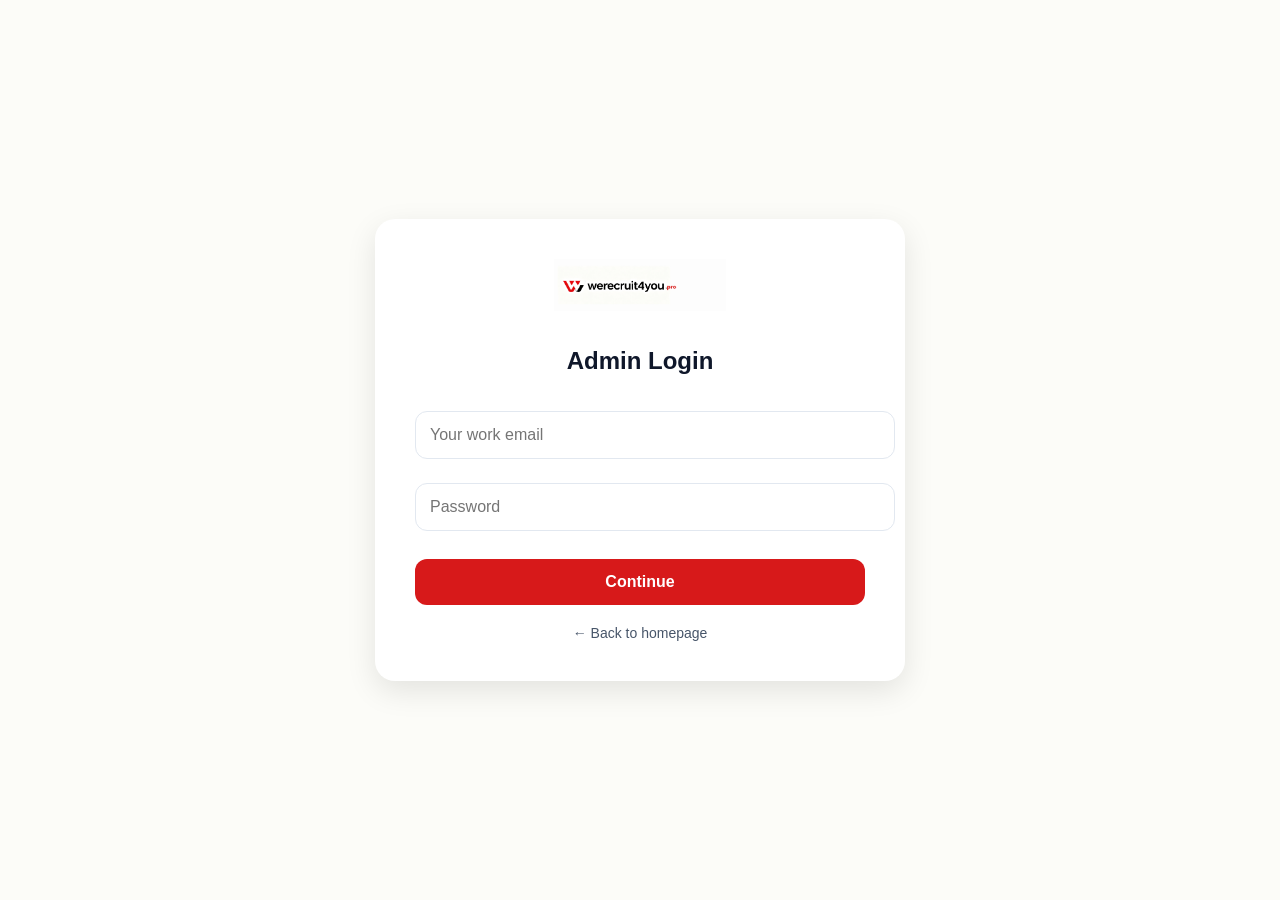
<file: admin/index.html>
<!DOCTYPE html>
<html lang="en">
<head>
  <meta charset="UTF-8" />
  <meta name="viewport" content="width=device-width, initial-scale=1.0"/>
  <meta http-equiv="Cache-Control" content="no-cache, no-store, must-revalidate">
  <meta http-equiv="Pragma" content="no-cache">
  <meta http-equiv="Expires" content="0">
  <title>WeRecruit4You Admin</title>
  <link rel="icon" href="../favicon.png" type="image/png">
  <style>
    * { margin: 0; padding: 0; box-sizing: border-box; }
    :root {
      --red: #d7191a;
      --gray-100: #f8fafc;
      --gray-200: #e2e8f0;
      --gray-300: #cbd5e1;
      --gray-600: #475569;
      --gray-800: #16161a;
      --white: #ffffff;
    }
    body {
      background: var(--gray-100);
      font-family: 'Inter', -apple-system, BlinkMacSystemFont, sans-serif;
      color: var(--gray-800);
      line-height: 1.6;
    }
    .container {
      max-width: 1400px;
      margin: 0 auto;
      padding: 24px 20px;
    }
    header {
      display: flex;
      justify-content: space-between;
      align-items: center;
      margin-bottom: 24px;
      flex-wrap: wrap;
      gap: 16px;
    }
    .logo {
      height: 52px;
    }
    .user-info {
      font-size: 15px;
      color: var(--gray-600);
    }
    .logout {
      color: var(--red);
      text-decoration: none;
      font-weight: 600;
      margin-left: 12px;
    }
    .tabs {
      display: flex;
      gap: 2px;
      background: var(--gray-200);
      width: fit-content;
      border-radius: 12px;
      margin-bottom: 28px;
    }
    .tab-btn {
      padding: 12px 24px;
      background: white;
      border: none;
      font-size: 16px;
      font-weight: 600;
      cursor: pointer;
      border-radius: 12px;
      transition: all 0.2s;
    }
    .tab-btn.active {
      background: var(--red);
      color: white;
    }
    .view { display: none; }
    .view.active { display: block; }
    .stats-bar {
      display: grid;
      grid-template-columns: repeat(5, 1fr);
      gap: 16px;
      margin-bottom: 28px;
    }
    .stat-box {
      background: white;
      border-radius: 16px;
      padding: 20px;
      box-shadow: 0 2px 10px rgba(0,0,0,0.04);
      border: 1px solid var(--gray-200);
      text-align: center;
    }
    .stat-box-value {
      font-size: 28px;
      font-weight: 800;
      color: var(--red);
      margin-bottom: 4px;
    }
    .stat-box-label {
      font-size: 13px;
      color: var(--gray-600);
      font-weight: 500;
    }
    .filters-bar {
      display: flex;
      gap: 16px;
      margin-bottom: 24px;
      flex-wrap: wrap;
      align-items: center;
    }
    .filter-label {
      font-size: 14px;
      font-weight: 600;
      color: var(--gray-600);
    }
    .filter-select {
      padding: 8px 16px;
      border: 1px solid var(--gray-200);
      border-radius: 10px;
      font-size: 14px;
      background: white;
      min-width: 160px;
    }
    .search-input {
      padding: 8px 16px;
      border: 1px solid var(--gray-200);
      border-radius: 10px;
      font-size: 14px;
      background: white;
      min-width: 200px;
      flex: 1;
      font-family: inherit;
    }
    .search-input:focus {
      outline: none;
      border-color: var(--red);
      box-shadow: 0 0 0 3px rgba(215, 25, 26, 0.1);
    }
    .pipeline {
      display: grid;
      grid-template-columns: repeat(4, 1fr);
      gap: 20px;
    }
    .column {
      background: rgba(22, 22, 26, 0.6);
      backdrop-filter: blur(10px);
      border-radius: 20px;
      padding: 20px;
      box-shadow: 0 4px 24px rgba(0,0,0,0.06);
      border: 1px solid rgba(100, 116, 139, 0.5);
    }
    .column-header {
      display: flex;
      justify-content: space-between;
      align-items: center;
      margin-bottom: 20px;
    }
    .column-title {
      font-size: 18px;
      font-weight: 700;
      color: var(--gray-800);
    }
    .column-count {
      background: var(--gray-200);
      color: var(--gray-600);
      width: 28px;
      height: 28px;
      border-radius: 50%;
      display: flex;
      align-items: center;
      justify-content: center;
      font-size: 14px;
      font-weight: 600;
    }
    .jobs-list {
      display: flex;
      flex-direction: column;
      gap: 16px;
    }
    .job-card {
      background: var(--white);
      border-radius: 16px;
      padding: 20px;
      box-shadow: 0 2px 10px rgba(0,0,0,0.04);
      border: 1px solid var(--gray-200);
      transition: all 0.2s ease;
    }
    .job-card:hover {
      border-color: var(--gray-300);
      transform: translateY(-2px);
    }
    .job-title {
      font-size: 17px;
      font-weight: 700;
      margin-bottom: 10px;
      color: var(--gray-800);
    }
    .job-summary {
      font-size: 14px;
      color: var(--gray-600);
      line-height: 1.5;
      margin-bottom: 14px;
    }
    .job-stats {
      display: flex;
      justify-content: space-between;
      align-items: center;
      font-size: 13px;
      color: var(--gray-600);
    }
    .stat-value {
      font-weight: 600;
      color: var(--red);
    }
    .expand-btn {
      background: none;
      border: none;
      color: var(--gray-600);
      cursor: pointer;
      font-size: 18px;
      padding: 0;
      width: 24px;
      height: 24px;
      display: flex;
      align-items: center;
      justify-content: center;
    }
    .job-expanded {
      margin-top: 16px;
      padding-top: 16px;
      border-top: 1px dashed var(--gray-200);
      display: none;
    }
    .job-meta-line {
      font-size: 13px;
      color: var(--gray-600);
      margin-bottom: 8px;
      display: flex;
      gap: 16px;
    }
    .expanded-section {
      margin-bottom: 12px;
    }
    .expanded-label {
      font-size: 12px;
      font-weight: 600;
      color: var(--gray-600);
      text-transform: uppercase;
      letter-spacing: 0.5px;
      margin-bottom: 4px;
    }
    .expanded-value {
      font-size: 14px;
      color: var(--gray-800);
      line-height: 1.5;
    }
    .jd-full {
      font-size: 14px;
      color: var(--gray-800);
      line-height: 1.6;
      white-space: pre-line;
      max-height: 200px;
      overflow-y: auto;
      padding: 12px;
      background: var(--gray-100);
      border-radius: 10px;
    }
    .stage-control {
      margin-top: 12px;
      padding-top: 12px;
      border-top: 1px dashed var(--gray-200);
      display: flex;
      align-items: center;
      gap: 10px;
    }
    .stage-label {
      font-size: 13px;
      color: var(--gray-600);
    }
    select.stage-select {
      padding: 6px 10px;
      border: 1px solid var(--gray-200);
      border-radius: 10px;
      font-size: 13px;
      background: white;
      min-width: 140px;
    }
    .job-actions {
      display: flex;
      gap: 10px;
      margin-top: 18px;
    }
    .btn-small {
      padding: 6px 12px;
      border-radius: 10px;
      font-size: 13px;
      font-weight: 600;
      cursor: pointer;
      border: none;
      flex: 1;
      text-align: center;
    }
    .btn-add-candidate { background: #f0f9ff; color: #0284c7; }
    .btn-view-candidates { background: var(--red); color: white; }
    .btn-export { background: #ecfdf5; color: #0d9488; }
    .btn-edit { background: #fff8e6; color: #d97706; }
    .btn-delete { background: #fee2e2; color: #d7191a; }
    .btn-duplicate { background: #f0f0f2; color: #16161a; }
    .pagination {
      display: flex;
      justify-content: center;
      gap: 12px;
      margin-top: 20px;
    }
    .page-btn {
      padding: 8px 16px;
      border: 1px solid var(--gray-200);
      background: white;
      border-radius: 10px;
      cursor: pointer;
      font-size: 14px;
      font-weight: 600;
    }
    .page-btn:hover { background: var(--gray-100); }
    .page-btn:disabled { opacity: 0.5; cursor: not-allowed; }
    .page-info {
      padding: 8px 16px;
      font-size: 14px;
      color: var(--gray-600);
    }
    .add-job-btn {
      position: fixed;
      bottom: 32px;
      right: 32px;
      width: 60px;
      height: 60px;
      background: var(--red);
      color: white;
      border: none;
      border-radius: 50%;
      font-size: 28px;
      cursor: pointer;
      box-shadow: 0 4px 12px rgba(215, 25, 26, 0.3);
      display: flex;
      align-items: center;
      justify-content: center;
      transition: all 0.2s;
    }
    .add-job-btn:hover {
      transform: scale(1.05);
      background: #961011;
    }
    .modal-overlay {
      display: none;
      position: fixed;
      top: 0; left: 0; right: 0; bottom: 0;
      background: rgba(0,0,0,0.5);
      z-index: 100;
      align-items: center;
      justify-content: center;
    }
    .modal-overlay.show { display: flex; }
    .modal {
      background: white;
      border-radius: 20px;
      padding: 32px;
      width: 90%;
      max-width: 600px;
      max-height: 90vh;
      overflow-y: auto;
      box-shadow: 0 20px 60px rgba(0,0,0,0.2);
    }
    .modal-header {
      display: flex;
      justify-content: space-between;
      align-items: center;
      margin-bottom: 24px;
    }
    .modal-title {
      font-size: 22px;
      font-weight: 800;
    }
    .modal-close {
      background: none;
      border: none;
      font-size: 24px;
      cursor: pointer;
      color: var(--gray-600);
    }
    .form-group { margin-bottom: 16px; }
    .form-label {
      display: block;
      font-size: 14px;
      font-weight: 600;
      color: var(--gray-600);
      margin-bottom: 6px;
    }
    .form-input, .form-textarea, .form-select {
      width: 100%;
      padding: 12px;
      border: 1px solid var(--gray-200);
      border-radius: 12px;
      font-family: inherit;
      font-size: 15px;
    }
    .form-textarea {
      min-height: 120px;
      resize: vertical;
    }
    .form-actions {
      display: flex;
      gap: 12px;
      margin-top: 24px;
    }
    .btn-primary {
      padding: 12px 24px;
      background: var(--red);
      color: white;
      border: none;
      border-radius: 12px;
      font-weight: 600;
      cursor: pointer;
      flex: 1;
    }
    .btn-secondary {
      padding: 12px 24px;
      background: var(--gray-200);
      color: var(--gray-800);
      border: none;
      border-radius: 12px;
      font-weight: 600;
      cursor: pointer;
      flex: 1;
    }
    .btn-danger {
      padding: 12px 24px;
      background: #d7191a;
      color: white;
      border: none;
      border-radius: 12px;
      font-weight: 600;
      cursor: pointer;
      flex: 1;
    }
    .main-layout {
      display: grid;
      grid-template-columns: 1fr 420px;
      gap: 32px;
    }
    .chat-panel {
      background: white;
      border-radius: 20px;
      padding: 28px;
      box-shadow: 0 4px 24px rgba(0,0,0,0.06);
      border: 1px solid var(--gray-200);
      display: flex;
      flex-direction: column;
      height: calc(100vh - 220px);
    }
    .chat-header { margin-bottom: 20px; }
    .chat-title {
      font-size: 22px;
      font-weight: 800;
      margin-bottom: 8px;
    }
    .chat-subtitle {
      color: var(--gray-600);
      font-size: 15px;
    }
    .messages {
      flex: 1;
      overflow-y: auto;
      padding: 0 8px;
      margin-bottom: 20px;
      display: flex;
      flex-direction: column;
      gap: 16px;
    }
    .message {
      padding: 16px;
      border-radius: 16px;
      max-width: 85%;
      line-height: 1.5;
      white-space: pre-wrap;
    }
    .ai-message {
      background: #f0f9ff;
      border-left: 3px solid #0284c7;
      align-self: flex-start;
    }
    .user-message {
      background: #fff8f8;
      border-right: 3px solid var(--red);
      align-self: flex-end;
    }
    .match-badge {
      display: inline-block;
      padding: 4px 12px;
      border-radius: 20px;
      font-size: 13px;
      font-weight: 700;
      margin-bottom: 8px;
    }
    .match-strong { background: #dcfce7; color: #166534; }
    .match-good { background: #ecfdf5; color: #0d9488; }
    .match-moderate { background: #fff8e6; color: #d97706; }
    .match-weak { background: #fee2e2; color: #d7191a; }
    .input-area {
      display: flex;
      gap: 12px;
      align-items: stretch;
    }
    .attach-btn {
      width: 50px;
      background: var(--gray-200);
      color: var(--gray-800);
      border: none;
      border-radius: 16px;
      cursor: pointer;
      font-size: 20px;
    }
    .attach-btn:hover { background: var(--gray-300); }
    .attach-btn:disabled {
      opacity: 0.5;
      cursor: not-allowed;
    }
    .attach-btn.processing {
      animation: pulse 1.2s ease-in-out infinite;
    }
    @keyframes pulse {
      0%, 100% { opacity: 1; }
      50% { opacity: 0.4; }
    }
    .upload-zone {
      border: 2px dashed var(--gray-300);
      border-radius: 12px;
      padding: 16px;
      text-align: center;
      cursor: pointer;
      transition: all 0.2s;
      margin-bottom: 16px;
      background: var(--gray-100);
    }
    .upload-zone:hover {
      border-color: var(--red);
      background: #fff5f5;
    }
    .upload-zone.processing {
      border-color: var(--red);
      background: #fff5f5;
      animation: pulse 1.2s ease-in-out infinite;
      cursor: wait;
    }
    .upload-zone-icon { font-size: 24px; margin-bottom: 4px; }
    .upload-zone-text {
      font-size: 14px;
      font-weight: 600;
      color: var(--gray-600);
    }
    .upload-zone-hint {
      font-size: 12px;
      color: var(--gray-600);
      opacity: 0.75;
      margin-top: 2px;
    }
    .chat-input {
      flex: 1;
      padding: 14px;
      border: 1px solid var(--gray-200);
      border-radius: 16px;
      font-family: inherit;
      font-size: 15px;
      resize: none;
      min-height: 60px;
    }
    .send-btn {
      width: 50px;
      background: var(--red);
      color: white;
      border: none;
      border-radius: 16px;
      cursor: pointer;
      font-size: 18px;
    }
    .send-btn:hover { opacity: 0.9; }
    .send-btn:disabled {
      background: var(--gray-300);
      cursor: not-allowed;
    }
    .job-selector {
      background: white;
      border-radius: 20px;
      padding: 24px;
      box-shadow: 0 4px 24px rgba(0,0,0,0.06);
      border: 1px solid var(--gray-200);
      height: fit-content;
    }
    .selector-title {
      font-size: 20px;
      font-weight: 700;
      margin-bottom: 20px;
    }
    .job-option {
      padding: 16px;
      border: 2px solid var(--gray-200);
      border-radius: 16px;
      margin-bottom: 12px;
      cursor: pointer;
      transition: all 0.2s;
    }
    .job-option:hover { border-color: var(--red); }
    .job-option.active {
      border-color: var(--red);
      background: #fff0f0;
    }
    .job-option h4 {
      font-size: 16px;
      margin-bottom: 6px;
    }
    .job-option p {
      font-size: 14px;
      color: var(--gray-600);
    }
    .action-buttons {
      display: flex;
      gap: 12px;
      margin-top: 20px;
    }
    .btn {
      padding: 10px 18px;
      border-radius: 12px;
      font-size: 14px;
      font-weight: 600;
      cursor: pointer;
      border: none;
      flex: 1;
      text-align: center;
    }
    .btn-add { background: var(--red); color: white; }
    .btn-reject { background: var(--gray-200); color: var(--gray-800); }
    .btn-rescreen { background: #f0f0f2; color: #16161a; }
    .chat-disabled { opacity: 0.5; pointer-events: none; }

    @media (max-width: 1200px) {
      .pipeline { grid-template-columns: repeat(2, 1fr); }
      .stats-bar { grid-template-columns: repeat(3, 1fr); }
      .main-layout { grid-template-columns: 1fr; }
    }
    @media (max-width: 768px) {
      .container { padding: 16px; }
      .stats-bar { grid-template-columns: repeat(2, 1fr); gap: 12px; }
      .stat-box { padding: 16px; }
      .stat-box-value { font-size: 22px; }
      .pipeline { grid-template-columns: 1fr; }
      .main-layout { grid-template-columns: 1fr; }
      .chat-panel { height: auto; min-height: 500px; }
      .job-selector { margin-top: 20px; }
      .column { padding: 16px; }
      .job-card { padding: 16px; }
      .add-job-btn { bottom: 16px; right: 16px; width: 50px; height: 50px; font-size: 24px; }
      .modal { padding: 24px; }
      .filters-bar { flex-direction: column; align-items: stretch; }
      .search-input { width: 100%; }
      header { margin-bottom: 16px; }
      .job-actions { flex-wrap: wrap; }
      .btn-small { min-width: 80px; }
      .action-buttons { flex-direction: column; }
    }

    /* ============================================================
       DARK THEME OVERRIDES (cosmic brand, matches landing page)
       ============================================================ */
    :root {
      --gray-100: #fcfcf8;
      --gray-200: rgba(22, 22, 26, 0.10);
      --gray-300: rgba(22, 22, 26, 0.18);
      --gray-600: rgba(22, 22, 26, 0.55);
      --gray-800: #16161a;
      --white: #ffffff;
    }
    body {
      background:
        radial-gradient(ellipse 900px 600px at 15% -10%, rgba(215, 25, 26, 0.05), transparent 60%),
        radial-gradient(ellipse 800px 600px at 90% 110%, rgba(22, 22, 26, 0.04), transparent 60%),
        #fcfcf8;
      min-height: 100vh;
    }
    .logo {
      height: 34px !important;
      background: #fff;
      padding: 6px 12px;
      border-radius: 10px;
      box-shadow: 0 4px 16px rgba(0, 0, 0, 0.14);
    }
    .user-info { color: var(--gray-600); }
    .logout { color: #d7191a; }

    .tabs { background: rgba(22, 22, 26, 0.05); padding: 4px; }
    .tab-btn { background: transparent; color: var(--gray-600); }
    .tab-btn.active { background: var(--red); color: #fff; }

    .stat-box, .job-card, .job-selector, .chat-panel, .modal {
      background: #ffffff;
      border: 1px solid rgba(22, 22, 26, 0.08);
      backdrop-filter: blur(14px);
      -webkit-backdrop-filter: blur(14px);
      box-shadow: 0 8px 30px rgba(0, 0, 0, 0.07);
    }
    .stat-box-value {
      background: linear-gradient(100deg, #f05454, #d7191a 55%, #16161a);
      -webkit-background-clip: text;
      background-clip: text;
      color: transparent;
    }
    .stat-value { color: #d7191a; }

    .filter-select, .search-input, .form-input, .form-textarea, .form-select,
    select.stage-select, .chat-input {
      background: rgba(22, 22, 26, 0.03);
      border: 1px solid rgba(22, 22, 26, 0.12);
      color: var(--gray-800);
    }
    .filter-select option, .form-select option, select.stage-select option {
      background: #ffffff;
      color: #16161a;
    }
    .search-input::placeholder, .form-input::placeholder, .form-textarea::placeholder,
    .chat-input::placeholder { color: rgba(22, 22, 26, 0.30); }
    .search-input:focus, .form-input:focus, .form-textarea:focus, .chat-input:focus {
      border-color: rgba(215, 25, 26, 0.55);
      box-shadow: 0 0 0 3px rgba(215, 25, 26, 0.15);
    }

    .column {
      background: rgba(22, 22, 26, 0.55);
      border: 1px solid rgba(22, 22, 26, 0.08);
      backdrop-filter: blur(14px);
      -webkit-backdrop-filter: blur(14px);
      box-shadow: 0 4px 24px rgba(0, 0, 0, 0.05);
    }
    .job-card:hover { border-color: rgba(22, 22, 26, 0.25); }
    .jd-full { background: rgba(22, 22, 26, 0.04); }
    .job-expanded, .stage-control { border-top-color: rgba(22, 22, 26, 0.10); }

    .ai-message { background: rgba(22, 22, 26, 0.05); border-left-color: #16161a; }
    .user-message { background: rgba(215, 25, 26, 0.08); border-right-color: var(--red); }
    .job-option { border-color: rgba(22, 22, 26, 0.12); background: rgba(22, 22, 26, 0.02); }
    .job-option:hover { border-color: rgba(215, 25, 26, 0.5); }
    .job-option.active { border-color: var(--red); background: rgba(215, 25, 26, 0.08); }

    .btn-small, .btn {
      border: 1px solid rgba(22, 22, 26, 0.10);
    }
    .btn-add-candidate { background: rgba(2, 132, 199, 0.10); color: #0369a1; }
    .btn-export { background: rgba(13, 148, 136, 0.10); color: #0f766e; }
    .btn-edit { background: rgba(217, 119, 6, 0.10); color: #b45309; }
    .btn-delete { background: rgba(215, 25, 26, 0.10); color: #b91c1c; }
    .btn-duplicate { background: rgba(22, 22, 26, 0.06); color: #16161a; }
    .btn-reject { background: rgba(22, 22, 26, 0.06); color: var(--gray-800); }
    .btn-rescreen { background: rgba(22, 22, 26, 0.06); color: #16161a; }
    .btn-secondary { background: rgba(22, 22, 26, 0.06); color: var(--gray-800); }

    .page-btn { background: rgba(22, 22, 26, 0.04); border-color: rgba(22, 22, 26, 0.12); color: var(--gray-800); }
    .page-btn:hover { background: rgba(22, 22, 26, 0.08); }

    .add-job-btn { box-shadow: 0 6px 22px rgba(215, 25, 26, 0.35); }

    .match-strong { background: rgba(22, 101, 52, 0.12); color: #15803d; }
    .match-good { background: rgba(13, 148, 136, 0.12); color: #0f766e; }
    .match-moderate { background: rgba(217, 119, 6, 0.12); color: #b45309; }
    .match-weak { background: rgba(215, 25, 26, 0.10); color: #b91c1c; }

    .attach-btn { background: rgba(22, 22, 26, 0.06); color: var(--gray-800); }
    .attach-btn:hover { background: rgba(22, 22, 26, 0.10); }

    .upload-zone { background: rgba(22, 22, 26, 0.02); border-color: rgba(22, 22, 26, 0.15); }
    .upload-zone:hover { border-color: var(--red); background: rgba(215, 25, 26, 0.06); }
    .upload-zone.processing { border-color: var(--red); background: rgba(215, 25, 26, 0.06); }

    .modal { background: rgba(252, 252, 248, 0.97); }
    .modal-overlay { backdrop-filter: blur(6px); }

    /* ============================================================
       PROFESSIONAL REDESIGN — clean data dashboard, no emojis
       ============================================================ */
    .tabs { border-radius: 10px; }
    .tab-btn { border-radius: 8px; font-size: 14px; padding: 10px 20px; }

    .stats-bar { grid-template-columns: repeat(5, 1fr); gap: 14px; }
    .stat-box {
      border-radius: 14px;
      padding: 18px 16px;
      text-align: left;
      border-left: 3px solid var(--red);
    }
    .stat-box-value { font-size: 26px; margin-bottom: 2px; }
    .stat-box-label {
      font-size: 11px;
      text-transform: uppercase;
      letter-spacing: 0.8px;
      font-weight: 600;
    }

    /* jobs table */
    .jobs-table-wrap {
      background: rgba(22, 22, 26, 0.04);
      border: 1px solid rgba(22, 22, 26, 0.09);
      border-radius: 16px;
      overflow: hidden;
      backdrop-filter: blur(14px);
      -webkit-backdrop-filter: blur(14px);
    }
    .jobs-table { width: 100%; border-collapse: collapse; }
    .jobs-table th {
      text-align: left;
      font-size: 11px;
      text-transform: uppercase;
      letter-spacing: 0.8px;
      font-weight: 600;
      color: rgba(22, 22, 26, 0.45);
      padding: 14px 18px;
      border-bottom: 1px solid rgba(22, 22, 26, 0.08);
      white-space: nowrap;
    }
    .jobs-table td {
      padding: 15px 18px;
      font-size: 14px;
      border-bottom: 1px solid rgba(22, 22, 26, 0.05);
      vertical-align: middle;
    }
    .jobs-table tbody tr { transition: background 0.15s; }
    .jobs-table tbody tr:hover { background: rgba(22, 22, 26, 0.035); }
    .jobs-table tbody tr:last-child td { border-bottom: none; }

    .jt-title { font-weight: 700; font-size: 14.5px; color: #16161a; }
    .jt-sub { font-size: 12px; color: rgba(22, 22, 26, 0.45); margin-top: 2px; }
    .jt-meta { font-size: 13px; color: rgba(22, 22, 26, 0.6); white-space: nowrap; }

    .pill {
      display: inline-block;
      padding: 4px 12px;
      border-radius: 999px;
      font-size: 11.5px;
      font-weight: 600;
      letter-spacing: 0.3px;
      white-space: nowrap;
    }
    .pill-planning { background: rgba(148, 163, 184, 0.15); color: #6b7280; }
    .pill-hiring { background: rgba(215, 25, 26, 0.16); color: #d7191a; }
    .pill-offer { background: rgba(217, 119, 6, 0.16); color: #b45309; }
    .pill-closed { background: rgba(13, 148, 136, 0.16); color: #0f766e; }
    .pill-cat { background: rgba(22, 22, 26, 0.14); color: #3f3f46; }

    .score-badge {
      display: inline-flex;
      align-items: center;
      gap: 7px;
      font-size: 13px;
      font-weight: 700;
      color: #16161a;
      white-space: nowrap;
    }
    .score-dot { width: 8px; height: 8px; border-radius: 50%; flex-shrink: 0; }
    .score-high { background: #16a34a; box-shadow: 0 0 8px rgba(22, 163, 74, 0.5); }
    .score-mid { background: #b45309; box-shadow: 0 0 8px rgba(217, 119, 6, 0.4); }
    .score-low { background: #e04545; box-shadow: 0 0 8px rgba(215, 25, 26, 0.35); }
    .score-none { color: rgba(22, 22, 26, 0.3); font-weight: 500; }

    .row-actions { display: flex; gap: 6px; justify-content: flex-end; }
    .ra-btn {
      background: rgba(22, 22, 26, 0.05);
      border: 1px solid rgba(22, 22, 26, 0.09);
      color: rgba(22, 22, 26, 0.75);
      font-size: 12px;
      font-weight: 600;
      padding: 6px 12px;
      border-radius: 8px;
      cursor: pointer;
      white-space: nowrap;
      transition: all 0.15s;
    }
    .ra-btn:hover { background: rgba(22, 22, 26, 0.11); color: #fff; }
    .ra-btn.primary { background: rgba(215, 25, 26, 0.16); border-color: rgba(215, 25, 26, 0.3); color: #d7191a; }
    .ra-btn.primary:hover { background: rgba(215, 25, 26, 0.28); color: #fff; }
    .ra-btn.danger:hover { background: rgba(215, 25, 26, 0.2); border-color: rgba(215, 25, 26, 0.4); color: #b91c1c; }

    .stage-mini {
      background: rgba(22, 22, 26, 0.05);
      border: 1px solid rgba(22, 22, 26, 0.09);
      color: #16161a;
      border-radius: 8px;
      font-size: 12px;
      padding: 6px 8px;
    }
    .stage-mini option { background: #ffffff; }

    .table-empty {
      padding: 48px 20px;
      text-align: center;
      color: rgba(22, 22, 26, 0.4);
      font-size: 14px;
    }
    .table-count {
      font-size: 12px;
      color: rgba(22, 22, 26, 0.4);
      padding: 12px 18px;
      border-top: 1px solid rgba(22, 22, 26, 0.06);
    }

    /* mobile: table becomes stacked rows */
    @media (max-width: 860px) {
      .jobs-table thead { display: none; }
      .jobs-table, .jobs-table tbody, .jobs-table tr, .jobs-table td { display: block; width: 100%; }
      .jobs-table tr { padding: 14px 16px 10px; border-bottom: 1px solid rgba(22, 22, 26, 0.08); }
      .jobs-table td { padding: 4px 0; border-bottom: none; }
      .row-actions { justify-content: flex-start; flex-wrap: wrap; margin-top: 8px; }
    }

    /* ---------- talent pool view ---------- */
    .pool-section-title {
      font-size: 15px;
      font-weight: 600;
      letter-spacing: 0.02em;
      color: rgba(22, 22, 26, 0.85);
      margin: 4px 2px 12px;
      display: flex;
      align-items: center;
      gap: 10px;
    }
    .pool-count {
      font-size: 11px;
      font-weight: 600;
      background: rgba(215, 25, 26, 0.18);
      color: #d7191a;
      border: 1px solid rgba(215, 25, 26, 0.35);
      border-radius: 999px;
      padding: 2px 10px;
    }
    .pool-status {
      background: rgba(22, 22, 26, 0.06);
      border: 1px solid rgba(22, 22, 26, 0.12);
      border-radius: 8px;
      color: #16161a;
      font-size: 12px;
      padding: 5px 8px;
      font-family: inherit;
      cursor: pointer;
    }
    .pool-status:focus { outline: none; border-color: rgba(215, 25, 26, 0.5); }
    .pool-status option { background: #ffffff; color: #16161a; }
    .pool-empty {
      text-align: center;
      padding: 28px 16px;
      color: rgba(22, 22, 26, 0.4);
      font-size: 13px;
    }
  </style>
</head>
<body>
  <div class="container">
    <header>
      <img src="../logo-werecruit4you.png" alt="WeRecruit4You" class="logo" />
      <div class="user-info">
        <span id="admin-email">Loading...</span>
        <a href="#" class="logout" id="logout-btn">Log out</a>
      </div>
    </header>

    <div class="tabs">
      <button class="tab-btn" data-view="ai">AI Assistant</button>
      <button class="tab-btn active" data-view="pipeline">Jobs</button>
      <button class="tab-btn" data-view="pool">Talent Pool</button>
    </div>

    <div class="view" id="ai-view">
      <div class="main-layout">
        <div class="chat-panel" id="chatPanel">
          <div class="chat-header">
            <div class="chat-title">WeRecruit4You AI Assistant</div>
            <div class="chat-subtitle" id="chat-status">Select a job to begin screening.</div>
          </div>
          <div class="messages" id="messages">
            <div class="message ai-message">
              Hello! I'm your AI recruiting assistant.  
              Select a job on the right, then paste a candidate's profile — or attach their CV (PDF, Word, TXT).  
              I'll analyze fit and help you decide.
            </div>
          </div>
          <div class="input-area">
            <button class="attach-btn" id="attachBtn" title="Upload CV (PDF, Word, TXT)" disabled><svg width="18" height="18" viewBox="0 0 24 24" fill="none" stroke="currentColor" stroke-width="2" stroke-linecap="round" stroke-linejoin="round"><path d="M21.44 11.05l-9.19 9.19a6 6 0 01-8.49-8.49l9.19-9.19a4 4 0 015.66 5.66l-9.2 9.19a2 2 0 01-2.83-2.83l8.49-8.48"/></svg></button>
            <textarea id="userInput" class="chat-input" placeholder="Paste candidate info or attach a CV..." disabled></textarea>
            <button class="send-btn" id="sendBtn" disabled>➤</button>
          </div>
          <input type="file" id="cvFileInput" accept=".pdf,.doc,.docx,.txt" style="display:none;">
        </div>

        <div class="job-selector">
          <div class="selector-title">Your Open Jobs</div>
          <div id="jobOptions"></div>
          <div class="action-buttons" id="actionButtons" style="display:none;">
            <button class="btn btn-add" id="addCandidateBtn">Add to Job</button>
            <button class="btn btn-reject" id="rejectBtn">Reject</button>
            <button class="btn btn-rescreen" id="rescreenBtn">New Screening</button>
          </div>
        </div>
      </div>
    </div>

    <div class="view active" id="pipeline-view">
      <div class="stats-bar" id="stats-bar">
        <div class="stat-box">
          <div class="stat-box-value" id="stat-total-jobs">0</div>
          <div class="stat-box-label">Total Jobs</div>
        </div>
        <div class="stat-box">
          <div class="stat-box-value" id="stat-total-candidates">0</div>
          <div class="stat-box-label">Total Candidates</div>
        </div>
        <div class="stat-box">
          <div class="stat-box-value" id="stat-avg-score">0%</div>
          <div class="stat-box-label">Avg Match Score</div>
        </div>
        <div class="stat-box">
          <div class="stat-box-value" id="stat-new-candidates">0</div>
          <div class="stat-box-label">New Candidates</div>
        </div>
        <div class="stat-box">
          <div class="stat-box-value" id="stat-hired">0</div>
          <div class="stat-box-label">Hired</div>
        </div>
      </div>

      <div class="filters-bar">
        <input type="text" class="search-input" id="jobSearchInput" placeholder="Search jobs by title, summary or location..." oninput="applyFilter()">
        <span class="filter-label">Category</span>
        <select class="filter-select" id="categoryFilter" onchange="applyFilter()">
          <option value="all">All Categories</option>
          <option value="Finance">Finance</option>
          <option value="Engineering">Engineering</option>
          <option value="Marketing">Marketing</option>
          <option value="Operations">Operations</option>
          <option value="Sales">Sales</option>
          <option value="HR">HR</option>
          <option value="Product">Product</option>
          <option value="Customer Success">Customer Success</option>
        </select>
        <span class="filter-label">Stage</span>
        <select class="filter-select" id="stageFilter" onchange="applyFilter()">
          <option value="all">All Stages</option>
          <option value="planning">Planning</option>
          <option value="hiring">Hiring</option>
          <option value="offer">Offer</option>
          <option value="closed">Closed</option>
        </select>
      </div>

      <div class="jobs-table-wrap">
        <table class="jobs-table">
          <thead>
            <tr>
              <th>Position</th>
              <th>Stage</th>
              <th>Candidates</th>
              <th>Avg Score</th>
              <th>Location</th>
              <th style="text-align:right;">Actions</th>
            </tr>
          </thead>
          <tbody id="jobsTableBody"></tbody>
        </table>
        <div class="table-count" id="tableCount"></div>
      </div>
    </div>

    <!-- TALENT POOL VIEW -->
    <div class="view" id="pool-view">
      <div class="pool-section-title">Landing page candidates <span class="pool-count" id="poolCountCands">0</span></div>
      <div class="jobs-table-wrap" style="margin-bottom: 32px;">
        <table class="jobs-table">
          <thead>
            <tr>
              <th>Name</th>
              <th>Profile</th>
              <th>Best Match</th>
              <th>Contact</th>
              <th>Status</th>
              <th style="text-align:right;">Actions</th>
            </tr>
          </thead>
          <tbody id="poolCandidatesBody"></tbody>
        </table>
      </div>

      <div class="pool-section-title">Landing page job postings <span class="pool-count" id="poolCountJobs">0</span></div>
      <div class="jobs-table-wrap">
        <table class="jobs-table">
          <thead>
            <tr>
              <th>Position</th>
              <th>Company</th>
              <th>Best Match</th>
              <th>Contact</th>
              <th>Status</th>
              <th style="text-align:right;">Actions</th>
            </tr>
          </thead>
          <tbody id="poolJobsBody"></tbody>
        </table>
      </div>
    </div>

    <button class="add-job-btn" id="addJobBtn">+</button>
  </div>

  <div class="modal-overlay" id="addJobModal">
    <div class="modal">
      <div class="modal-header">
        <div class="modal-title" id="modalTitle">Add New Job</div>
        <button class="modal-close" onclick="closeModal()">×</button>
      </div>
      <div class="upload-zone" id="jdUploadZone">
        <div class="upload-zone-icon">📄</div>
        <div class="upload-zone-text" id="jdUploadText">Upload JD &amp; Auto-fill</div>
        <div class="upload-zone-hint" id="jdUploadHint">PDF, Word or TXT — the AI fills in the form for you</div>
      </div>
      <input type="file" id="jdFileInput" accept=".pdf,.doc,.docx,.txt" style="display:none;">
      <div class="form-group">
        <label class="form-label">Job Title</label>
        <input type="text" class="form-input" id="newJobTitle" placeholder="e.g., Senior Product Designer">
      </div>
      <div class="form-group">
        <label class="form-label">Short Summary</label>
        <input type="text" class="form-input" id="newJobSummary" placeholder="Brief description for the card...">
      </div>
      <div class="form-group">
        <label class="form-label">Category</label>
        <select class="form-select" id="newJobCategory">
          <option value="Finance">Finance</option>
          <option value="Engineering">Engineering</option>
          <option value="Marketing">Marketing</option>
          <option value="Operations">Operations</option>
          <option value="Sales">Sales</option>
          <option value="HR">HR</option>
          <option value="Product">Product</option>
          <option value="Customer Success">Customer Success</option>
        </select>
      </div>
      <div class="form-group">
        <label class="form-label">Full Job Description</label>
        <textarea class="form-textarea" id="newJobJD" placeholder="Paste the full job description here...&#10;&#10;Requirements:&#10;- Requirement 1&#10;- Requirement 2&#10;&#10;Responsibilities:&#10;- Responsibility 1&#10;- Responsibility 2"></textarea>
      </div>
      <div class="form-group">
        <label class="form-label">Location</label>
        <input type="text" class="form-input" id="newJobLocation" placeholder="e.g., Berlin, Germany (Hybrid)">
      </div>
      <div class="form-group">
        <label class="form-label">Salary Range</label>
        <input type="text" class="form-input" id="newJobSalary" placeholder="e.g., €70,000 – €90,000">
      </div>
      <div class="form-group">
        <label class="form-label">Start Date</label>
        <input type="text" class="form-input" id="newJobStartDate" placeholder="e.g., ASAP or Q3 2025">
      </div>
      <div class="form-group">
        <label class="form-label">Department</label>
        <input type="text" class="form-input" id="newJobDepartment" placeholder="e.g., Product">
      </div>
      <div class="form-group">
        <label class="form-label">Employment Type</label>
        <select class="form-select" id="newJobEmploymentType">
          <option value="Full-time">Full-time</option>
          <option value="Part-time">Part-time</option>
          <option value="Contract">Contract</option>
          <option value="Freelance">Freelance</option>
          <option value="Internship">Internship</option>
        </select>
      </div>
      <div class="form-group">
        <label class="form-label">Required Skills</label>
        <input type="text" class="form-input" id="newJobSkills" placeholder="e.g., Figma, Design Systems, User Research">
      </div>
      <div class="form-group">
        <label class="form-label">Initial Stage</label>
        <select class="form-select" id="newJobStage">
          <option value="planning">Planning</option>
          <option value="hiring">Hiring</option>
          <option value="offer">Offer</option>
          <option value="closed">Closed</option>
        </select>
      </div>
      <div class="form-actions">
        <button class="btn-primary" id="modalPrimaryBtn" onclick="saveNewJob()">Create Job</button>
        <button class="btn-secondary" onclick="closeModal()">Cancel</button>
      </div>
    </div>
  </div>

  <div class="modal-overlay" id="deleteConfirmModal">
    <div class="modal">
      <div class="modal-header">
        <div class="modal-title">Delete Job</div>
        <button class="modal-close" onclick="closeDeleteModal()">×</button>
      </div>
      <p style="margin-bottom: 24px; color: var(--gray-600); line-height: 1.6;">
        Are you sure you want to delete <strong id="deleteJobName"></strong>?<br>
        This will also delete all <span id="deleteCandidateCount"></span> associated candidates. This action cannot be undone.
      </p>
      <div class="form-actions">
        <button class="btn-danger" onclick="confirmDeleteJob()">Delete Job</button>
        <button class="btn-secondary" onclick="closeDeleteModal()">Cancel</button>
      </div>
    </div>
  </div>

  <script>
    if (!localStorage.getItem('wr4y_admin_logged_in') || !localStorage.getItem('wr4y_admin_email')) {
      window.location.href = 'login.html';
    }
    const adminEmail = localStorage.getItem('wr4y_admin_email');

    const ITEMS_PER_PAGE = 4;
    let currentPage = { planning: 0, hiring: 0, offer: 0, closed: 0 };
    let selectedJob = null;
    let lastCandidateAnalysis = null;
    let currentJobs = [];
    let currentFilter = 'all';
    let currentStage = 'all';
    let currentSearch = '';
    let editingJobId = null;
    let deletingJobId = null;

    const API_URL = 'https://werecruit4you.pro/api';

    function getHeaders() {
      return {
        'Content-Type': 'application/json',
        'X-Admin-Email': adminEmail
      };
    }

    async function fetchJobs() {
      try {
        const response = await fetch(`${API_URL}/jobs.php`, {
          headers: getHeaders()
        });
        const data = await response.json();
        return data.jobs || [];
      } catch (e) {
        console.error('Failed to fetch jobs:', e);
        return [];
      }
    }

    async function init() {
      document.getElementById('admin-email').textContent = `Signed in as: ${adminEmail}`;
      currentJobs = await fetchJobs();
      const savedView = sessionStorage.getItem('lastAdminView') || 'pipeline';
      switchView(savedView);
    }

    function switchView(viewName) {
      sessionStorage.setItem('lastAdminView', viewName);
      document.querySelectorAll('.tab-btn').forEach(btn => {
        btn.classList.toggle('active', btn.dataset.view === viewName);
      });
      document.querySelectorAll('.view').forEach(view => {
        view.classList.toggle('active', view.id === `${viewName}-view`);
      });
      const addBtn = document.getElementById('addJobBtn');
      addBtn.style.display = (viewName === 'pipeline') ? 'flex' : 'none';
      if (viewName === 'ai') {
        renderJobSelector();
      } else if (viewName === 'pipeline') {
        renderPipeline();
      } else if (viewName === 'pool') {
        fetchTalentPool().then(renderPool);
      }
    }

    /* ---------- talent pool (landing page leads) ---------- */
    let poolData = { candidates: [], jds: [] };

    function esc(s) {
      return String(s ?? '').replace(/&/g, '&amp;').replace(/</g, '&lt;').replace(/>/g, '&gt;').replace(/"/g, '&quot;');
    }

    async function fetchTalentPool() {
      try {
        const response = await fetch(`${API_URL}/talent-pool.php`, { headers: getHeaders() });
        const data = await response.json();
        poolData.candidates = data.candidates || [];
        poolData.jds = data.jds || [];
      } catch (e) {
        console.error('Failed to fetch talent pool:', e);
        poolData = { candidates: [], jds: [] };
      }
    }

    function poolScoreBadge(score) {
      const s = parseInt(score) || 0;
      const cls = s >= 75 ? 'score-high' : (s >= 50 ? 'score-mid' : 'score-low');
      return `<span class="score-badge"><span class="score-dot ${cls}"></span>${s}%</span>`;
    }

    function poolStatusSelect(id, type, current) {
      const opts = ['new', 'contacted', 'converted', 'archived'];
      const options = opts.map(o => `<option value="${o}" ${o === current ? 'selected' : ''}>${o.charAt(0).toUpperCase() + o.slice(1)}</option>`).join('');
      return `<select class="pool-status" onchange="updatePoolStatus('${id}', '${type}', this.value)">${options}</select>`;
    }

    function renderPool() {
      const candBody = document.getElementById('poolCandidatesBody');
      const jobBody = document.getElementById('poolJobsBody');
      document.getElementById('poolCountCands').textContent = poolData.candidates.length;
      document.getElementById('poolCountJobs').textContent = poolData.jds.length;

      if (poolData.candidates.length === 0) {
        candBody.innerHTML = '<tr><td colspan="6" class="pool-empty">No landing page candidates yet.</td></tr>';
      } else {
        candBody.innerHTML = poolData.candidates.map(c => `
          <tr>
            <td><strong>${esc(c.name) || '—'}</strong><br><span style="opacity:.55;font-size:12px;">${esc(c.location)}</span></td>
            <td>${esc(c.current_job_title)}${c.seniority ? ' · ' + esc(c.seniority) : ''}<br><span style="opacity:.55;font-size:12px;">${esc(c.short_description)}</span></td>
            <td>${poolScoreBadge(c.best_match_score)}</td>
            <td style="font-size:12px;">${esc(c.email)}${c.linkedin ? '<br>' + esc(c.linkedin) : ''}</td>
            <td>${poolStatusSelect(c.id, 'candidate', c.status)}</td>
            <td style="text-align:right;"><button class="ra-btn" onclick="deletePoolEntry('${c.id}', 'candidate')">Delete</button></td>
          </tr>
        `).join('');
      }

      if (poolData.jds.length === 0) {
        jobBody.innerHTML = '<tr><td colspan="6" class="pool-empty">No landing page job postings yet.</td></tr>';
      } else {
        jobBody.innerHTML = poolData.jds.map(j => `
          <tr>
            <td><strong>${esc(j.title) || '—'}</strong><br><span style="opacity:.55;font-size:12px;">${esc(j.location)}</span></td>
            <td>${esc(j.company_name)}${j.contact_name ? '<br><span style="opacity:.55;font-size:12px;">' + esc(j.contact_name) + '</span>' : ''}</td>
            <td>${poolScoreBadge(j.best_match_score)}</td>
            <td style="font-size:12px;">${esc(j.email)}</td>
            <td>${poolStatusSelect(j.id, 'jd', j.status)}</td>
            <td style="text-align:right;"><button class="ra-btn" onclick="deletePoolEntry('${j.id}', 'jd')">Delete</button></td>
          </tr>
        `).join('');
      }
    }

    async function updatePoolStatus(id, type, status) {
      try {
        await fetch(`${API_URL}/talent-pool.php?_method=PUT`, {
          method: 'POST',
          headers: getHeaders(),
          body: JSON.stringify({ id, type, status })
        });
      } catch (e) {
        console.error('Failed to update status:', e);
      }
    }

    async function deletePoolEntry(id, type) {
      if (!confirm('Delete this entry from the talent pool?')) return;
      try {
        await fetch(`${API_URL}/talent-pool.php?_method=DELETE`, {
          method: 'POST',
          headers: getHeaders(),
          body: JSON.stringify({ id, type })
        });
        await fetchTalentPool();
        renderPool();
      } catch (e) {
        console.error('Failed to delete entry:', e);
      }
    }

    window.addEventListener('DOMContentLoaded', () => {
      init();

      document.querySelectorAll('.tab-btn').forEach(btn => {
        btn.addEventListener('click', () => switchView(btn.dataset.view));
      });

      document.getElementById('sendBtn').addEventListener('click', handleSend);
      document.getElementById('userInput').addEventListener('keypress', (e) => {
        if (e.key === 'Enter' && !e.shiftKey) {
          e.preventDefault();
          handleSend();
        }
      });
      document.getElementById('addCandidateBtn').addEventListener('click', addToJob);
      document.getElementById('rejectBtn').addEventListener('click', rejectCandidate);
      document.getElementById('rescreenBtn').addEventListener('click', newScreening);
      document.getElementById('logout-btn').addEventListener('click', (e) => {
        e.preventDefault();
        localStorage.clear();
        sessionStorage.clear();
        window.location.href = 'login.html';
      });
      document.getElementById('addJobBtn').addEventListener('click', () => {
        resetModal();
        openModal();
      });

      // --- CV upload in AI chat ---
      document.getElementById('attachBtn').addEventListener('click', () => {
        document.getElementById('cvFileInput').click();
      });
      document.getElementById('cvFileInput').addEventListener('change', (e) => {
        if (e.target.files && e.target.files[0]) {
          handleCVUpload(e.target.files[0]);
        }
        e.target.value = '';
      });

      // --- JD upload in job modal ---
      document.getElementById('jdUploadZone').addEventListener('click', () => {
        if (!document.getElementById('jdUploadZone').classList.contains('processing')) {
          document.getElementById('jdFileInput').click();
        }
      });
      document.getElementById('jdFileInput').addEventListener('change', (e) => {
        if (e.target.files && e.target.files[0]) {
          handleJDUpload(e.target.files[0]);
        }
        e.target.value = '';
      });
    });

    async function uploadDocument(file, mode) {
      const formData = new FormData();
      formData.append('document', file);
      formData.append('mode', mode);
      const response = await fetch(`${API_URL}/parse-document.php`, {
        method: 'POST',
        headers: { 'X-Admin-Email': adminEmail },
        body: formData
      });
      return response.json();
    }

    async function handleCVUpload(file) {
      if (!selectedJob) return;
      const attachBtn = document.getElementById('attachBtn');
      attachBtn.disabled = true;
      attachBtn.classList.add('processing');
      addMessage(`Uploading ${file.name}...`, true);
      try {
        const result = await uploadDocument(file, 'candidate');
        if (result.error) {
          addMessage('Error: ' + result.error, false);
        } else {
          document.getElementById('userInput').value = result.extracted_text;
          addMessage(`Extracted the text from <strong>${result.filename}</strong>. Review it below if you like, then press Send to screen this candidate.`, false);
        }
      } catch (e) {
        console.error('CV upload failed:', e);
        addMessage('Upload failed. Check your connection and try again.', false);
      }
      attachBtn.disabled = false;
      attachBtn.classList.remove('processing');
    }

    async function handleJDUpload(file) {
      const zone = document.getElementById('jdUploadZone');
      const zoneText = document.getElementById('jdUploadText');
      const zoneHint = document.getElementById('jdUploadHint');
      zone.classList.add('processing');
      zoneText.textContent = `Analyzing ${file.name}...`;
      zoneHint.textContent = 'The AI is reading the document — this takes a few seconds';
      try {
        const result = await uploadDocument(file, 'job');
        if (result.error) {
          alert('Error: ' + result.error);
          zoneText.textContent = 'Upload JD & Auto-fill';
          zoneHint.textContent = 'PDF, Word or TXT — the AI fills in the form for you';
        } else {
          const p = result.parsed || {};
          if (p.title) document.getElementById('newJobTitle').value = p.title;
          if (p.summary) document.getElementById('newJobSummary').value = p.summary;
          if (p.category) {
            const catSelect = document.getElementById('newJobCategory');
            const match = [...catSelect.options].find(o => o.value.toLowerCase() === String(p.category).toLowerCase());
            if (match) catSelect.value = match.value;
          }
          if (p.jd) document.getElementById('newJobJD').value = p.jd;
          if (p.location) document.getElementById('newJobLocation').value = p.location;
          if (p.salary) document.getElementById('newJobSalary').value = p.salary;
          if (p.start_date) document.getElementById('newJobStartDate').value = p.start_date;
          if (p.department) document.getElementById('newJobDepartment').value = p.department;
          if (p.employment_type) {
            const typeSelect = document.getElementById('newJobEmploymentType');
            const match = [...typeSelect.options].find(o => o.value.toLowerCase() === String(p.employment_type).toLowerCase());
            if (match) typeSelect.value = match.value;
          }
          if (p.skills) document.getElementById('newJobSkills').value = p.skills;
          zoneText.textContent = `Auto-filled from ${result.filename}`;
          zoneHint.textContent = 'Review the fields below, adjust anything, then save';
        }
      } catch (e) {
        console.error('JD upload failed:', e);
        alert('Upload failed. Check your connection and try again.');
        zoneText.textContent = 'Upload JD & Auto-fill';
        zoneHint.textContent = 'PDF, Word or TXT — the AI fills in the form for you';
      }
      zone.classList.remove('processing');
    }

    function newScreening() {
      if (!lastCandidateAnalysis) return;
      
      const mergedProfile = lastCandidateAnalysis.mergedText || lastCandidateAnalysis.rawText;
      
      lastCandidateAnalysis = null;
      document.getElementById('actionButtons').style.display = 'none';
      document.getElementById('userInput').value = mergedProfile;
      document.getElementById('userInput').disabled = false;
      document.getElementById('sendBtn').disabled = false;
      document.getElementById('chatPanel').classList.remove('chat-disabled');
      
      addMessage("Re-screening with your answers included. Click Send to analyze.", false);
    }

    function updateStats() {
      const allCandidates = currentJobs.flatMap(j => j.candidates || []);
      const totalJobs = currentJobs.length;
      const totalCandidates = allCandidates.length;
      const avgScore = totalCandidates > 0 
        ? Math.round(allCandidates.reduce((sum, c) => sum + (c.match_score || 0), 0) / totalCandidates)
        : 0;
      const newCandidates = allCandidates.filter(c => c.status === 'new').length;
      const hired = allCandidates.filter(c => c.status === 'hired').length;

      document.getElementById('stat-total-jobs').textContent = totalJobs;
      document.getElementById('stat-total-candidates').textContent = totalCandidates;
      document.getElementById('stat-avg-score').textContent = avgScore + '%';
      document.getElementById('stat-new-candidates').textContent = newCandidates;
      document.getElementById('stat-hired').textContent = hired;
    }

    function applyFilter() {
      currentFilter = document.getElementById('categoryFilter').value;
      currentStage = document.getElementById('stageFilter').value;
      currentSearch = document.getElementById('jobSearchInput').value.toLowerCase().trim();
      renderPipeline();
    }

    function getFilteredJobs() {
      let filtered = currentJobs;

      if (currentFilter !== 'all') {
        filtered = filtered.filter(j => j.category === currentFilter);
      }
      if (currentStage !== 'all') {
        filtered = filtered.filter(j => j.stage === currentStage);
      }
      if (currentSearch) {
        filtered = filtered.filter(j =>
          (j.title && j.title.toLowerCase().includes(currentSearch)) ||
          (j.summary && j.summary.toLowerCase().includes(currentSearch)) ||
          (j.location && j.location.toLowerCase().includes(currentSearch))
        );
      }

      return filtered;
    }

    const STAGE_LABELS = { planning: 'Planning', hiring: 'Hiring', offer: 'Offer', closed: 'Closed' };

    function scoreBadge(avg, count) {
      if (!count) return '<span class="score-none">No candidates</span>';
      const cls = avg >= 75 ? 'score-high' : avg >= 50 ? 'score-mid' : 'score-low';
      return `<span class="score-badge"><span class="score-dot ${cls}"></span>${avg}%</span>`;
    }

    function renderPipeline() {
      updateStats();
      const filteredJobs = getFilteredJobs();
      const tbody = document.getElementById('jobsTableBody');
      tbody.innerHTML = '';

      if (filteredJobs.length === 0) {
        tbody.innerHTML = '<tr><td colspan="6"><div class="table-empty">No jobs match the current filters.</div></td></tr>';
      }

      filteredJobs.forEach(job => {
        const count = job.candidates ? job.candidates.length : 0;
        const avg = count > 0
          ? Math.round(job.candidates.reduce((sum, c) => sum + (c.match_score || 0), 0) / count)
          : 0;
        const tr = document.createElement('tr');
        tr.innerHTML = `
          <td>
            <div class="jt-title">${job.title}</div>
            <div class="jt-sub">${job.summary || ''}</div>
          </td>
          <td>
            <select class="stage-mini" onchange="updateJobStage('${job.id}', this.value)">
              <option value="planning" ${job.stage === 'planning' ? 'selected' : ''}>Planning</option>
              <option value="hiring" ${job.stage === 'hiring' ? 'selected' : ''}>Hiring</option>
              <option value="offer" ${job.stage === 'offer' ? 'selected' : ''}>Offer</option>
              <option value="closed" ${job.stage === 'closed' ? 'selected' : ''}>Closed</option>
            </select>
          </td>
          <td class="jt-meta">${count}</td>
          <td>${scoreBadge(avg, count)}</td>
          <td class="jt-meta">${job.location || '—'}</td>
          <td>
            <div class="row-actions">
              <button class="ra-btn primary" onclick="addCandidate('${job.id}')">+ Candidate</button>
              <button class="ra-btn" onclick="viewCandidates('${job.id}')">View</button>
              <button class="ra-btn" onclick="editJob('${job.id}')">Edit</button>
              <button class="ra-btn" onclick="exportCandidates('${job.id}')">Export</button>
              <button class="ra-btn" onclick="duplicateJob('${job.id}')">Duplicate</button>
              <button class="ra-btn danger" onclick="deleteJob('${job.id}')">Delete</button>
            </div>
          </td>
        `;
        tbody.appendChild(tr);
      });

      document.getElementById('tableCount').textContent =
        `${filteredJobs.length} job${filteredJobs.length === 1 ? '' : 's'}`;
    }

    async function updateJobStage(jobId, newStage) {
      try {
        const response = await fetch(`${API_URL}/jobs.php`, {
          method: 'PUT',
          headers: getHeaders(),
          body: JSON.stringify({ id: jobId, stage: newStage })
        });
        const data = await response.json();
        if (data.success) {
          currentJobs = await fetchJobs();
          renderPipeline();
        }
      } catch (e) {
        console.error('Failed to update stage:', e);
      }
    }

    async function exportCandidates(jobId) {
      try {
        const response = await fetch(`${API_URL}/export.php?job_id=${jobId}`, {
          headers: getHeaders()
        });
        if (!response.ok) {
          const err = await response.json().catch(() => ({}));
          throw new Error(err.error || 'Export failed');
        }
        const blob = await response.blob();
        const disposition = response.headers.get('content-disposition');
        let filename = 'candidates.csv';
        if (disposition && disposition.includes('filename=')) {
          const match = disposition.match(/filename="([^"]+)"/);
          if (match) filename = match[1];
        }
        const url = window.URL.createObjectURL(blob);
        const a = document.createElement('a');
        a.href = url;
        a.download = filename;
        document.body.appendChild(a);
        a.click();
        a.remove();
        window.URL.revokeObjectURL(url);
      } catch (e) {
        console.error('Export failed:', e);
        alert('Export failed: ' + e.message);
      }
    }

    function toggleExpand(btn, jobId) {
      const expanded = document.getElementById(`expanded-${jobId}`);
      const isExpanded = expanded.style.display === 'block';
      expanded.style.display = isExpanded ? 'none' : 'block';
      btn.textContent = isExpanded ? '▼' : '▲';
    }

    function addCandidate(jobId) {
      sessionStorage.setItem('lastAdminView', 'pipeline');
      window.location.href = `candidate.html?jobId=${jobId}&email=${encodeURIComponent(adminEmail)}&new=true`;
    }

    function viewCandidates(jobId) {
      sessionStorage.setItem('lastAdminView', 'pipeline');
      window.location.href = `job.html?id=${jobId}&email=${encodeURIComponent(adminEmail)}`;
    }

    function editJob(jobId) {
      const job = currentJobs.find(j => j.id === jobId);
      if (!job) return;
      
      editingJobId = jobId;
      
      document.getElementById('newJobTitle').value = job.title || '';
      document.getElementById('newJobSummary').value = job.summary || '';
      document.getElementById('newJobCategory').value = job.category || 'Finance';
      document.getElementById('newJobJD').value = job.jd || '';
      document.getElementById('newJobLocation').value = job.location || '';
      document.getElementById('newJobSalary').value = job.salary || '';
      document.getElementById('newJobStartDate').value = job.start_date || '';
      document.getElementById('newJobDepartment').value = job.department || '';
      document.getElementById('newJobEmploymentType').value = job.employment_type || 'Full-time';
      document.getElementById('newJobSkills').value = job.skills || '';
      document.getElementById('newJobStage').value = job.stage || 'planning';
      
      document.getElementById('modalTitle').textContent = 'Edit Job';
      document.getElementById('modalPrimaryBtn').textContent = 'Save Changes';
      document.getElementById('modalPrimaryBtn').onclick = saveExistingJob;
      
      openModal();
    }

    async function duplicateJob(jobId) {
      const job = currentJobs.find(j => j.id === jobId);
      if (!job) return;

      const duplicatedData = {
        title: job.title + ' (Copy)',
        summary: job.summary || '',
        category: job.category || 'Finance',
        jd: job.jd || '',
        location: job.location || '',
        salary: job.salary || '',
        start_date: job.start_date || '',
        department: job.department || '',
        employment_type: job.employment_type || 'Full-time',
        skills: job.skills || '',
        stage: 'planning'
      };

      try {
        const response = await fetch(`${API_URL}/jobs.php`, {
          method: 'POST',
          headers: getHeaders(),
          body: JSON.stringify(duplicatedData)
        });
        const data = await response.json();
        if (data.success) {
          currentJobs = await fetchJobs();
          renderPipeline();
        } else {
          alert('Error: ' + (data.error || 'Failed to duplicate job'));
        }
      } catch (e) {
        console.error('Failed to duplicate job:', e);
        alert('Failed to duplicate job. Check console.');
      }
    }

    function deleteJob(jobId) {
      const job = currentJobs.find(j => j.id === jobId);
      if (!job) return;
      
      deletingJobId = jobId;
      document.getElementById('deleteJobName').textContent = job.title;
      document.getElementById('deleteCandidateCount').textContent = job.candidates ? job.candidates.length : 0;
      document.getElementById('deleteConfirmModal').classList.add('show');
    }

    async function confirmDeleteJob() {
      if (!deletingJobId) return;
      
      try {
        const response = await fetch(`${API_URL}/jobs.php`, {
          method: 'DELETE',
          headers: getHeaders(),
          body: JSON.stringify({ id: deletingJobId })
        });
        const data = await response.json();
        if (data.success) {
          closeDeleteModal();
          currentJobs = await fetchJobs();
          renderPipeline();
        } else {
          alert('Error: ' + (data.error || 'Failed to delete job'));
        }
      } catch (e) {
        console.error('Failed to delete job:', e);
        alert('Failed to delete job. Check console.');
      }
      deletingJobId = null;
    }

    function openDeleteModal() {
      document.getElementById('deleteConfirmModal').classList.add('show');
    }

    function closeDeleteModal() {
      document.getElementById('deleteConfirmModal').classList.remove('show');
      deletingJobId = null;
    }

    function resetModal() {
      editingJobId = null;
      document.getElementById('jdUploadText').textContent = 'Upload JD & Auto-fill';
      document.getElementById('jdUploadHint').textContent = 'PDF, Word or TXT — the AI fills in the form for you';
      document.getElementById('newJobTitle').value = '';
      document.getElementById('newJobSummary').value = '';
      document.getElementById('newJobJD').value = '';
      document.getElementById('newJobLocation').value = '';
      document.getElementById('newJobSalary').value = '';
      document.getElementById('newJobStartDate').value = '';
      document.getElementById('newJobDepartment').value = '';
      document.getElementById('newJobSkills').value = '';
      document.getElementById('modalTitle').textContent = 'Add New Job';
      document.getElementById('modalPrimaryBtn').textContent = 'Create Job';
      document.getElementById('modalPrimaryBtn').onclick = saveNewJob;
    }

    function openModal() {
      document.getElementById('addJobModal').classList.add('show');
    }

    function closeModal() {
      document.getElementById('addJobModal').classList.remove('show');
    }

    async function saveNewJob() {
      const jobData = {
        title: document.getElementById('newJobTitle').value.trim(),
        summary: document.getElementById('newJobSummary').value.trim(),
        category: document.getElementById('newJobCategory').value,
        jd: document.getElementById('newJobJD').value.trim(),
        location: document.getElementById('newJobLocation').value.trim(),
        salary: document.getElementById('newJobSalary').value.trim(),
        start_date: document.getElementById('newJobStartDate').value.trim(),
        department: document.getElementById('newJobDepartment').value.trim(),
        employment_type: document.getElementById('newJobEmploymentType').value,
        skills: document.getElementById('newJobSkills').value.trim(),
        stage: document.getElementById('newJobStage').value
      };

      if (!jobData.title || !jobData.summary) {
        alert('Please enter at least a job title and summary.');
        return;
      }

      try {
        const response = await fetch(`${API_URL}/jobs.php`, {
          method: 'POST',
          headers: getHeaders(),
          body: JSON.stringify(jobData)
        });
        const data = await response.json();
        if (data.success) {
          closeModal();
          resetModal();
          currentJobs = await fetchJobs();
          renderPipeline();
        } else {
          alert('Error: ' + (data.error || 'Failed to create job'));
        }
      } catch (e) {
        console.error('Failed to create job:', e);
        alert('Failed to create job. Check console.');
      }
    }

    async function saveExistingJob() {
      if (!editingJobId) return;
      
      const jobData = {
        id: editingJobId,
        title: document.getElementById('newJobTitle').value.trim(),
        summary: document.getElementById('newJobSummary').value.trim(),
        category: document.getElementById('newJobCategory').value,
        jd: document.getElementById('newJobJD').value.trim(),
        location: document.getElementById('newJobLocation').value.trim(),
        salary: document.getElementById('newJobSalary').value.trim(),
        start_date: document.getElementById('newJobStartDate').value.trim(),
        department: document.getElementById('newJobDepartment').value.trim(),
        employment_type: document.getElementById('newJobEmploymentType').value,
        skills: document.getElementById('newJobSkills').value.trim(),
        stage: document.getElementById('newJobStage').value
      };

      if (!jobData.title || !jobData.summary) {
        alert('Please enter at least a job title and summary.');
        return;
      }

      try {
        const response = await fetch(`${API_URL}/jobs.php`, {
          method: 'PUT',
          headers: getHeaders(),
          body: JSON.stringify(jobData)
        });
        const data = await response.json();
        if (data.success) {
          closeModal();
          resetModal();
          currentJobs = await fetchJobs();
          renderPipeline();
        } else {
          alert('Error: ' + (data.error || 'Failed to update job'));
        }
      } catch (e) {
        console.error('Failed to update job:', e);
        alert('Failed to update job. Check console.');
      }
    }

    function selectJob(job, el) {
      selectedJob = job;
      document.querySelectorAll('.job-option').forEach(opt => opt.classList.remove('active'));
      el.classList.add('active');
      document.getElementById('chat-status').textContent = `Screening for: ${job.title}`;
      document.getElementById('userInput').disabled = false;
      document.getElementById('sendBtn').disabled = false;
      document.getElementById('attachBtn').disabled = false;
      document.getElementById('chatPanel').classList.remove('chat-disabled');
      lastCandidateAnalysis = null;
      document.getElementById('actionButtons').style.display = 'none';
    }

    function getMatchBadgeClass(recommendation) {
      if (!recommendation) return '';
      const lower = recommendation.toLowerCase();
      if (lower.includes('strong')) return 'match-strong';
      if (lower.includes('good')) return 'match-good';
      if (lower.includes('moderate')) return 'match-moderate';
      return 'match-weak';
    }

    function getMatchBadgeText(recommendation) {
      if (!recommendation) return 'No Match Data';
      return recommendation;
    }

    async function handleSend() {
      const input = document.getElementById('userInput');
      const text = input.value.trim();
      if (!text || !selectedJob) return;

      const isFollowUp = lastCandidateAnalysis !== null;
      const isPendingScore = isFollowUp && lastCandidateAnalysis.preliminary;
      const previousName = isFollowUp ? (lastCandidateAnalysis.candidateName || '') : '';

      addMessage(text, true);
      input.value = '';
      document.getElementById('sendBtn').disabled = true;

      const requestData = {
        candidate_text: isFollowUp ? lastCandidateAnalysis.rawText : text,
        job_id: selectedJob.id
      };

      if (isPendingScore) {
        // Recruiter is answering the AI's questions -> run the FINAL scored screening
        lastCandidateAnalysis.mergedText += "\n\n[Recruiter answers]: " + text;
        requestData.candidate_text = lastCandidateAnalysis.mergedText;
        requestData.finalize = true;
        addMessage("Scoring the candidate based on your answers...", false);
      } else if (isFollowUp) {
        requestData.user_question = text;
        requestData.previous_analysis = lastCandidateAnalysis.analysis;
        requestData.conversation_history = [
          { role: 'assistant', content: lastCandidateAnalysis.analysis }
        ];
      }

      try {
        const response = await fetch(`${API_URL}/screen.php`, {
          method: 'POST',
          headers: getHeaders(),
          body: JSON.stringify(requestData)
        });
        const result = await response.json();

        if (result.error) {
          addMessage('Error: ' + result.error, false);
          document.getElementById('sendBtn').disabled = false;
          return;
        }

        if (result.is_follow_up) {
          addMessage(result.response, false);
          if (lastCandidateAnalysis) {
            lastCandidateAnalysis.mergedText += "\n\n[Recruiter follow-up]: " + text;
          }
          document.getElementById('sendBtn').disabled = false;
          return;
        }

        // Preliminary analysis — no score until the recruiter answers the questions
        if (result.ready_to_score === false && !isPendingScore) {
          lastCandidateAnalysis = {
            preliminary: true,
            rawText: text,
            mergedText: text,
            analysis: result.analysis,
            candidateName: result.candidate_name || ''
          };

          let prelimMsg = `**Preliminary Analysis** — no score yet\n\nJob: ${selectedJob.title}\n\nKey skills found: ${(result.key_skills_found || []).join(', ')}\n\nGaps: ${(result.gaps || []).join(', ')}\n\n${result.analysis}`;
          addMessage(prelimMsg, false);

          if (result.questions_to_ask && result.questions_to_ask.length > 0) {
            let questionsMsg = "\n\n**Before I can score this candidate, I need to know:**\n";
            result.questions_to_ask.forEach((q, i) => {
              questionsMsg += `${i+1}. ${q}\n`;
            });
            questionsMsg += "\nReply with the answers and I'll give you the final match score. If you don't have the info, just say \"score anyway\".";
            addMessage(questionsMsg, false);
          }

          document.getElementById('actionButtons').style.display = 'none';
          document.getElementById('sendBtn').disabled = false;
          return;
        }

        // Final scored screening (immediate or after the recruiter's answers)
        const baseText = isPendingScore ? lastCandidateAnalysis.mergedText : text;
        lastCandidateAnalysis = {
          preliminary: false,
          matchScore: result.match_score,
          analysis: result.analysis,
          rawText: baseText,
          mergedText: baseText,
          keySkills: result.key_skills_found,
          gaps: result.gaps,
          recommendation: result.recommendation,
          candidateName: result.candidate_name || previousName
        };

        const badgeClass = getMatchBadgeClass(result.recommendation);
        const badgeText = getMatchBadgeText(result.recommendation);

        const scoreBasis = isPendingScore ? 'Based on the profile + your answers\n' : '';
        const msg = `**AI Screening Report**\n${badgeClass ? `<span class="match-badge ${badgeClass}">${badgeText}</span>` : ''}\n\nJob: ${selectedJob.title}\nMatch: ${result.match_score}%\n${scoreBasis}\nKey skills found: ${(result.key_skills_found || []).join(', ')}\n\nGaps: ${(result.gaps || []).join(', ')}\n\n${result.analysis}`;
        addMessage(msg, false);

        document.getElementById('actionButtons').style.display = 'flex';
      } catch (e) {
        console.error('AI screening failed:', e);
        addMessage('Error: Could not connect to AI. Check console.', false);
      }
      document.getElementById('sendBtn').disabled = false;
    }

    async function addToJob() {
      if (!lastCandidateAnalysis || !selectedJob) return;
      
      const newCandidate = {
        job_id: selectedJob.id,
        name: lastCandidateAnalysis.candidateName || 'AI-Suggested Candidate',
        email: '',
        linkedin: '',
        nationality: '',
        location: '',
        match_score: lastCandidateAnalysis.matchScore,
        full_text: lastCandidateAnalysis.rawText,
        ai_notes: lastCandidateAnalysis.analysis,
        status: 'new'
      };
      
      try {
        const response = await fetch(`${API_URL}/candidates.php`, {
          method: 'POST',
          headers: getHeaders(),
          body: JSON.stringify(newCandidate)
        });
        const data = await response.json();
        if (data.success) {
          addMessage("Added to job. You can now edit this candidate with full details.", false);
          currentJobs = await fetchJobs();
        } else {
          addMessage("Failed to add: " + (data.error || 'Unknown error'), false);
        }
      } catch (e) {
        console.error('Failed to add candidate:', e);
        addMessage("Error saving candidate.", false);
      }
      
      document.getElementById('actionButtons').style.display = 'none';
      lastCandidateAnalysis = null;
    }

    function rejectCandidate() {
      addMessage("Candidate rejected.", false);
      document.getElementById('actionButtons').style.display = 'none';
      lastCandidateAnalysis = null;
    }

    function addMessage(text, isUser = false) {
      const messagesEl = document.getElementById('messages');
      const msgEl = document.createElement('div');
      msgEl.className = `message ${isUser ? 'user-message' : 'ai-message'}`;
      msgEl.innerHTML = text;
      messagesEl.appendChild(msgEl);
      messagesEl.scrollTop = messagesEl.scrollHeight;
    }

    function renderJobSelector() {
      const container = document.getElementById('jobOptions');
      container.innerHTML = '';
      currentJobs.forEach(job => {
        const div = document.createElement('div');
        div.className = 'job-option';
        div.innerHTML = `<h4>${job.title}</h4>`;
        div.addEventListener('click', () => selectJob(job, div));
        container.appendChild(div);
      });
    }
  </script>
</body>
</html>
</file>
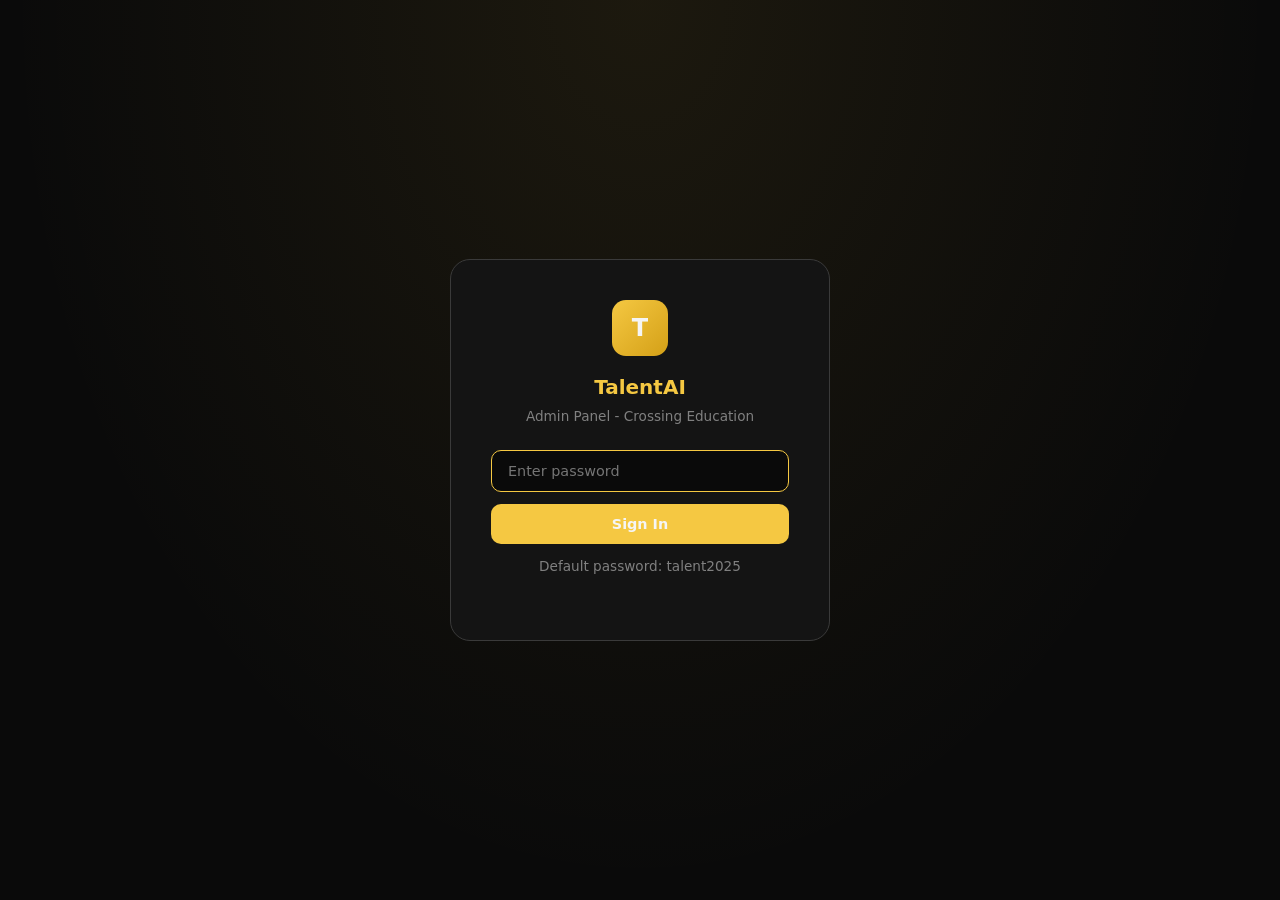
<file: public/admin/index.html>
<!DOCTYPE html>
<html lang="en">
<head>
<meta charset="UTF-8">
<meta name="viewport" content="width=device-width,initial-scale=1.0">
<title>TalentAI Admin - Crossing Education</title>
<link rel="icon" type="image/png" href="../logo.png">
<style>
*,*::before,*::after{box-sizing:border-box;margin:0;padding:0}
:root{
  --gold:#F5C842;--gold-dk:#D4A017;--gold-lt:#FFD966;
  --bg:#0a0a0a;--bg2:#141414;--bg3:#1e1e1e;--bg4:#2a2a2a;
  --text:#f5f5f5;--text2:#b0b0b0;--text3:#808080;
  --green:#00c853;--green-dk:#008c3a;--red:#ff1744;--red-dk:#c4002f;
  --blue:#2563eb;--cyan:#00d4ff;
  --border:#3a3a3a;--border-lt:#4a4a4a;
  --r:10px;--sw:250px;
  --font:'Segoe UI',system-ui,-apple-system,sans-serif;
}
body{font-family:var(--font);background:var(--bg);color:var(--text);font-size:14px;line-height:1.5;overflow:hidden}

/* Login */
#loginScreen{position:fixed;inset:0;z-index:1000;display:flex;align-items:center;justify-content:center;background:radial-gradient(ellipse at 50% 0%,rgba(245,200,66,.08) 0%,transparent 70%),var(--bg)}
.login-box{background:var(--bg2);border:1px solid var(--border);border-radius:20px;padding:40px;width:100%;max-width:380px;text-align:center}
.login-logo{width:56px;height:56px;background:linear-gradient(135deg,var(--gold),var(--gold-dk));border-radius:14px;display:flex;align-items:center;justify-content:center;color:var(--black);font-weight:800;font-size:1.5rem;margin:0 auto 16px}
.login-box h1{font-size:1.25rem;margin-bottom:4px;color:var(--gold)}
.login-box>p{color:var(--text3);font-size:.85rem;margin-bottom:24px}
.login-error{background:rgba(255,23,68,.1);color:var(--red);border:1px solid rgba(255,23,68,.2);border-radius:8px;padding:10px;margin-bottom:12px;font-size:.85rem;display:none}
.login-input{width:100%;padding:12px 16px;background:var(--bg);border:1.5px solid var(--border);border-radius:var(--r);color:var(--text);font-size:.9rem;outline:none;font-family:inherit;margin-bottom:12px;transition:border-color .15s}
.login-input:focus{border-color:var(--gold)}
.login-btn{width:100%;padding:12px;border:none;border-radius:var(--r);background:var(--gold);color:var(--black);font-weight:700;font-size:.9rem;cursor:pointer;transition:.2s;font-family:inherit}
.login-btn:hover{filter:brightness(1.1)}
.login-btn:disabled{opacity:.5;cursor:not-allowed}
.login-hint{font-size:.75rem;color:var(--text3);margin-top:12px}

/* Layout */
#app{display:none;height:100vh;flex-direction:column}
.layout{display:flex;height:100vh}
.sidebar{width:var(--sw);background:var(--bg2);border-right:1px solid var(--border);display:flex;flex-direction:column;position:fixed;top:0;left:0;bottom:0;z-index:50;transition:transform .2s}
.sh{padding:16px;border-bottom:1px solid var(--border);display:flex;align-items:center;gap:10px}
.sl{width:32px;height:32px;background:linear-gradient(135deg,var(--gold),var(--gold-dk));border-radius:8px;display:flex;align-items:center;justify-content:center;color:var(--black);font-weight:800;font-size:.9rem;flex-shrink:0}
.sb2{font-weight:700;font-size:.95rem;color:var(--text)}
.sb2 small{display:block;font-weight:400;font-size:.72rem;color:var(--text3)}
.sn{flex:1;padding:10px 8px;overflow-y:auto}
.ni{display:flex;align-items:center;gap:10px;padding:9px 12px;border-radius:var(--r);cursor:pointer;color:var(--text2);font-size:.875rem;font-weight:500;background:none;width:100%;text-align:left;border:none;margin-bottom:2px;transition:.15s;font-family:inherit}
.ni:hover{background:var(--bg3);color:var(--text)}
.ni.act{background:rgba(245,200,66,.12);color:var(--gold)}
.sf{padding:10px 8px;border-top:1px solid var(--border)}
.main{margin-left:var(--sw);flex:1;display:flex;flex-direction:column;overflow:hidden}

/* Header */
.tb{background:var(--bg2);border-bottom:1px solid var(--border);padding:12px 24px;display:flex;align-items:center;justify-content:space-between;flex-shrink:0}
.tbt{font-weight:700;color:var(--gold);font-size:1.05rem}

/* Panels */
.mc{padding:20px 24px;flex:1;overflow-y:auto}
.pn{display:none}
.pn.act{display:block}

/* Stats */
.sg{display:grid;grid-template-columns:repeat(auto-fill,minmax(140px,1fr));gap:14px;margin-bottom:24px}
.sc{background:var(--bg2);border:1px solid var(--border);border-radius:14px;padding:16px;text-align:center}
.sn2{font-size:1.8rem;font-weight:800;color:var(--gold)}.sl2{font-size:.72rem;color:var(--text2);margin-top:2px}

/* Two-column layout for jobs/candidates */
.tc{display:grid;grid-template-columns:300px 1fr;gap:16px;height:calc(100vh - 140px)}
.lp{background:var(--bg2);border:1px solid var(--border);border-radius:14px;display:flex;flex-direction:column;overflow:hidden}
.lph{padding:10px 12px;border-bottom:1px solid var(--border);display:flex;gap:8px;align-items:center}
.lpb{flex:1;overflow-y:auto;padding:4px}
.dp{background:var(--bg2);border:1px solid var(--border);border-radius:14px;overflow-y:auto;padding:20px}

/* List items */
.li{padding:10px 12px;border-bottom:1px solid var(--bg3);cursor:pointer;transition:.1s;display:flex;align-items:flex-start;gap:8px;border-radius:6px;margin:2px 4px}
.li:hover{background:var(--bg3)}
.li.sel{background:rgba(245,200,66,.08);border-left:3px solid var(--gold)}
.lit{font-weight:600;color:var(--text);font-size:.85rem;white-space:nowrap;overflow:hidden;text-overflow:ellipsis}
.lis{font-size:.77rem;color:var(--text2);margin-top:2px;white-space:nowrap;overflow:hidden;text-overflow:ellipsis}

/* Detail view */
.da{display:flex;gap:8px;flex-wrap:wrap;margin-bottom:18px}
.ds{margin-bottom:18px;padding-bottom:18px;border-bottom:1px solid var(--border)}
.ds:last-child{border-bottom:none;margin-bottom:0}
.dl{font-size:.72rem;font-weight:600;color:var(--gold);text-transform:uppercase;letter-spacing:.5px;margin-bottom:5px}
.dv{color:var(--text2);font-size:.87rem;line-height:1.6}
.dv.plain{background:var(--bg);padding:10px 14px;border-radius:8px;border:1px solid var(--border);max-height:300px;overflow-y:auto;font-size:.85rem}

/* Badges */
.bd{display:inline-block;padding:2px 8px;border-radius:20px;font-size:.72rem;font-weight:500}
.bd-g{background:rgba(0,200,83,.1);color:var(--green)}.bd-r{background:rgba(255,23,68,.1);color:var(--red)}
.bd-y{background:rgba(245,200,66,.1);color:var(--gold)}.bd-gr{background:var(--bg3);color:var(--text2)}
.bd-b{background:rgba(0,212,255,.1);color:var(--cyan)}

/* Buttons */
.btn{display:inline-flex;align-items:center;gap:6px;padding:8px 16px;border-radius:var(--r);font-size:.85rem;font-weight:500;cursor:pointer;border:1px solid var(--border);background:var(--bg3);color:var(--text2);transition:.15s;font-family:inherit}
.btn:hover{border-color:var(--gold);color:var(--text)}
.btn-p{background:var(--gold);color:var(--black);border-color:var(--gold)}
.btn-p:hover{filter:brightness(1.1)}
.btn-d{background:rgba(255,23,68,.15);color:var(--red);border-color:rgba(255,23,68,.3)}
.btn-d:hover{background:rgba(255,23,68,.25)}
.btn-s{background:rgba(0,200,83,.15);color:var(--green);border-color:rgba(0,200,83,.3)}
.btn-s:hover{background:rgba(0,200,83,.25)}
.btn-g{background:var(--bg3);color:var(--text2)}
.btn-sm{padding:5px 12px;font-size:.78rem}
.btn-xs{padding:3px 8px;font-size:.72rem}
.btn:disabled{opacity:.4;cursor:not-allowed}
.btn-ic{background:none;border:none;padding:4px;color:var(--text3);cursor:pointer;border-radius:6px;font-size:1rem;transition:.15s}
.btn-ic:hover{background:var(--bg3);color:var(--text)}

/* Modals */
.mo{position:fixed;inset:0;background:rgba(0,0,0,.5);z-index:200;display:none;align-items:center;justify-content:center;padding:16px}
.mo.show{display:flex}
.md{background:var(--bg2);border:1px solid var(--border);border-radius:16px;width:100%;max-width:520px;max-height:90vh;display:flex;flex-direction:column;box-shadow:0 20px 40px rgba(0,0,0,.5)}
.mh{padding:16px 20px;border-bottom:1px solid var(--border);display:flex;align-items:center;justify-content:space-between}
.mt{font-weight:700;color:var(--text);font-size:1rem}
.mb{padding:20px;overflow-y:auto;flex:1}
.mf{padding:14px 20px;border-top:1px solid var(--border);display:flex;gap:8px;justify-content:flex-end}

/* Forms */
.fr{display:grid;grid-template-columns:1fr 1fr;gap:12px}
.fg{margin-bottom:14px}
.fg label{display:block;font-size:.78rem;font-weight:600;color:var(--text2);margin-bottom:5px;text-transform:uppercase;letter-spacing:.4px}
.inp{width:100%;padding:9px 12px;background:var(--bg);border:1.5px solid var(--border);border-radius:var(--r);color:var(--text);font-size:.87rem;outline:none;font-family:inherit;transition:border-color .15s}
.inp:focus{border-color:var(--gold)}
select.inp{cursor:pointer}

/* Chat */
.cw{display:flex;flex-direction:column;height:calc(100vh - 130px)}
.cm{flex:1;overflow-y:auto;background:var(--bg2);border:1px solid var(--border);border-radius:14px;padding:14px;margin-bottom:10px;display:flex;flex-direction:column;gap:10px}
.msg{display:flex;flex-direction:column;max-width:82%;animation:msgIn .25s ease}
.mu{align-self:flex-end}.mb2{align-self:flex-start}
.bbl{padding:10px 14px;border-radius:13px;font-size:.875rem;line-height:1.55;white-space:pre-wrap;word-break:break-word}
.mu .bbl{background:var(--gold);color:var(--black);font-weight:500;border-bottom-right-radius:3px}
.mb2 .bbl{background:var(--bg3);color:var(--text2);border:1px solid var(--border);border-bottom-left-radius:3px}
.me .bbl{background:rgba(255,23,68,.1);color:var(--red);border:1px solid rgba(255,23,68,.2)}
.ac{margin-top:6px;background:rgba(245,200,66,.08);border:1px solid rgba(245,200,66,.15);border-radius:10px;padding:10px 12px;font-size:.82rem}
.acl{color:var(--gold);font-weight:600;margin-bottom:6px;font-size:.8rem}
.cf{display:flex;gap:8px;align-items:flex-end}
.cin{flex:1;padding:10px 14px;background:var(--bg);border:1.5px solid var(--border);border-radius:var(--r);color:var(--text);font-size:.875rem;font-family:inherit;resize:none;outline:none;transition:border-color .15s;overflow:hidden;min-height:44px;max-height:150px}
.cin:focus{border-color:var(--gold)}
.tk{display:flex;gap:4px;padding:12px 14px;align-items:center}
.tk span{width:7px;height:7px;background:var(--text3);border-radius:50%;animation:bo 1.2s ease-in-out infinite}
.tk span:nth-child(2){animation-delay:.2s}.tk span:nth-child(3){animation-delay:.4s}
@keyframes bo{0%,80%,100%{transform:translateY(0)}40%{transform:translateY(-6px)}}
@keyframes msgIn{from{opacity:0;transform:translateY(6px)}to{opacity:1;transform:translateY(0)}}

/* Screening cards */
.vg{display:grid;grid-template-columns:repeat(3,1fr);gap:12px;margin-bottom:20px}
.vc{background:var(--bg2);border:1px solid var(--border);border-radius:14px;padding:20px;text-align:center}
.vn{font-size:2.2rem;font-weight:800}.vl{font-size:.82rem;margin-top:4px;color:var(--text2)}

/* Settings */
.stc{background:var(--bg2);border:1px solid var(--border);border-radius:14px;padding:20px;margin-bottom:14px;max-width:480px}
.stc h3{font-weight:600;color:var(--text);margin-bottom:3px;font-size:1rem}
.stc>p{color:var(--text2);font-size:.82rem;margin-bottom:14px}

/* Toast */
#toast{position:fixed;bottom:24px;left:50%;transform:translateX(-50%);background:var(--bg3);color:var(--text);padding:10px 20px;border-radius:10px;font-size:.85rem;z-index:999;opacity:0;transition:opacity .3s;pointer-events:none;border:1px solid var(--border)}
#toast.show{opacity:1}

/* Misc */
.em{text-align:center;padding:40px 20px;color:var(--text3);font-size:.85rem}
.de{display:flex;align-items:center;justify-content:center;height:100%;text-align:center;color:var(--text3)}
.er{font-size:.82rem;color:var(--red);background:rgba(255,23,68,.08);border:1px solid rgba(255,23,68,.15);border-radius:8px;padding:10px 14px;margin-bottom:12px}
.sp{display:inline-block;width:14px;height:14px;border:2px solid rgba(255,255,255,.2);border-top-color:var(--gold);border-radius:50%;animation:spin .7s linear infinite}
@keyframes spin{to{transform:rotate(360deg)}}
.tbb{display:flex;gap:2px;background:var(--bg3);padding:4px;border-radius:9px;width:fit-content;margin-bottom:16px}
.tbt2{padding:7px 15px;border-radius:7px;cursor:pointer;font-size:.85rem;font-weight:500;color:var(--text2);background:transparent;border:none;transition:.15s;font-family:inherit}
.tbt2.act{background:var(--bg4);color:var(--text)}
.hidden{display:none!important}
.empty-state{text-align:center;padding:60px 20px;color:var(--text3)}

@media(max-width:900px){
  .sidebar{transform:translateX(-100%)}.sidebar.open{transform:translateX(0)}
  .main{margin-left:0}.tc{grid-template-columns:1fr;height:auto}
  .dp{min-height:300px}.vg{grid-template-columns:1fr}
}
</style>
</head>
<body>

<!-- ==================== LOGIN ==================== -->
<div id="loginScreen">
  <div class="login-box">
    <div class="login-logo">T</div>
    <h1>TalentAI</h1>
    <p>Admin Panel - Crossing Education</p>
    <div class="login-error" id="loginError"></div>
    <form id="loginForm">
      <input type="password" class="login-input" id="loginPw" placeholder="Enter password" autocomplete="current-password" autofocus>
      <button type="submit" class="login-btn" id="loginBtn">Sign In</button>
    </form>
    <p class="login-hint">Default password: talent2025</p>
  </div>
</div>

<!-- ==================== APP ==================== -->
<div id="app">
<div class="layout">

<!-- Sidebar -->
<aside class="sidebar" id="sidebar">
  <div class="sh">
    <div class="sl">T</div>
    <div class="sb2">TalentAI<small>Admin Panel</small></div>
  </div>
  <nav class="sn">
    <button class="ni act" data-p="dashboard" onclick="switchPanel('dashboard')">&#128202; Dashboard</button>
    <button class="ni" data-p="jobs" onclick="switchPanel('jobs')">&#128188; Jobs</button>
    <button class="ni" data-p="candidates" onclick="switchPanel('candidates')">&#128100; Candidates</button>
    <button class="ni" data-p="screenings" onclick="switchPanel('screenings')">&#128269; Screenings</button>
    <button class="ni" data-p="website" onclick="switchPanel('website')">&#127760; Website</button>
    <button class="ni" data-p="chat" onclick="switchPanel('chat')">&#129302; AI Chat</button>
    <button class="ni" data-p="settings" onclick="switchPanel('settings')">&#9881; Settings</button>
  </nav>
  <div class="sf">
    <button class="ni" onclick="logout()" style="color:var(--red)">&#128682; Sign Out</button>
  </div>
</aside>

<!-- Main -->
<div class="main">

<!-- Header -->
<div class="tb">
  <div style="display:flex;align-items:center;gap:10px">
    <button class="btn-ic" onclick="toggleSidebar()" style="font-size:1.2rem;display:none" id="menuBtn">&#9776;</button>
    <span class="tbt" id="pageTitle">Dashboard</span>
  </div>
  <div style="display:flex;gap:8px">
    <button class="btn btn-g btn-sm" onclick="refreshAll()">&#128260; Refresh</button>
    <button class="btn btn-g btn-sm" onclick="showExport()">&#128229; Export</button>
  </div>
</div>

<!-- Content -->
<div class="mc">

<!-- DASHBOARD -->
<div class="pn act" id="pn-dashboard">
  <div class="sg">
    <div class="sc"><div style="font-size:1.5rem;margin-bottom:4px">&#128188;</div><div class="sn2" id="statJobs">0</div><div class="sl2">Jobs</div></div>
    <div class="sc"><div style="font-size:1.5rem;margin-bottom:4px">&#128100;</div><div class="sn2" id="statCandidates">0</div><div class="sl2">Candidates</div></div>
    <div class="sc"><div style="font-size:1.5rem;margin-bottom:4px">&#128269;</div><div class="sn2" id="statScreenings">0</div><div class="sl2">Screened</div></div>
    <div class="sc"><div style="font-size:1.5rem;margin-bottom:4px">&#128200;</div><div class="sn2" id="statAvg">-</div><div class="sl2">Avg Score</div></div>
    <div class="sc"><div style="font-size:1.5rem;margin-bottom:4px">&#127760;</div><div class="sn2" id="statPubJobs">0</div><div class="sl2">Public Jobs</div></div>
    <div class="sc"><div style="font-size:1.5rem;margin-bottom:4px">&#10024;</div><div class="sn2" id="statPubCands">0</div><div class="sl2">Public Profiles</div></div>
  </div>
  <div style="display:grid;grid-template-columns:1fr 1fr;gap:16px">
    <div class="sc" style="text-align:left">
      <div style="font-weight:600;margin-bottom:10px;color:var(--text)">Recent Jobs</div>
      <div id="dashJobs"><div class="em">Loading...</div></div>
    </div>
    <div class="sc" style="text-align:left">
      <div style="font-weight:600;margin-bottom:10px;color:var(--text)">Recent Candidates</div>
      <div id="dashCandidates"><div class="em">Loading...</div></div>
    </div>
  </div>
</div>

<!-- JOBS -->
<div class="pn" id="pn-jobs">
  <div class="tc">
    <div class="lp">
      <div class="lph">
        <input type="text" class="inp" id="jobSearch" placeholder="Search..." style="flex:1" oninput="renderJobList()">
        <button class="btn btn-p btn-sm" onclick="openJobModal()">+ Add</button>
      </div>
      <div class="lpb" id="jobListBox"></div>
    </div>
    <div class="dp" id="jobDetailBox">
      <div class="de"><div><div style="font-size:3rem">&#128188;</div><p>Select a job</p></div></div>
    </div>
  </div>
</div>

<!-- CANDIDATES -->
<div class="pn" id="pn-candidates">
  <div class="tc">
    <div class="lp">
      <div class="lph">
        <input type="text" class="inp" id="candSearch" placeholder="Search..." style="flex:1" oninput="renderCandList()">
        <button class="btn btn-p btn-sm" onclick="openCandModal()">+ Add</button>
      </div>
      <div class="lpb" id="candListBox"></div>
    </div>
    <div class="dp" id="candDetailBox">
      <div class="de"><div><div style="font-size:3rem">&#128100;</div><p>Select a candidate</p></div></div>
    </div>
  </div>
</div>

<!-- SCREENINGS -->
<div class="pn" id="pn-screenings">
  <div class="vg">
    <div class="vc"><div class="vn" id="vYes" style="color:var(--green)">0</div><div class="vl" style="color:var(--green)">Strong Yes</div></div>
    <div class="vc"><div class="vn" id="vMaybe" style="color:var(--gold)">0</div><div class="vl" style="color:var(--gold)">Maybe</div></div>
    <div class="vc"><div class="vn" id="vNo" style="color:var(--red)">0</div><div class="vl" style="color:var(--red)">No</div></div>
  </div>
  <div id="screeningList"></div>
</div>

<!-- WEBSITE -->
<div class="pn" id="pn-website">
  <div class="tbb">
    <button class="tbt2 act" onclick="switchWebTab('jobs',this)">Public Jobs (<span id="wpj">0</span>)</button>
    <button class="tbt2" onclick="switchWebTab('cands',this)">Profiles (<span id="wpc">0</span>)</button>
  </div>
  <div id="wt-jobs">
    <div style="display:flex;gap:8px;margin-bottom:12px">
      <button class="btn btn-p btn-sm" onclick="openPubJobModal()">+ Add Public Job</button>
    </div>
    <div style="background:var(--bg2);border:1px solid var(--border);border-radius:14px;padding:16px;margin-bottom:16px">
      <div style="font-weight:600;font-size:.88rem;color:var(--text);margin-bottom:10px">&#127760; Publish from Internal Jobs</div>
      <div id="publishJobSection"></div>
    </div>
    <div id="pubJobList"></div>
  </div>
  <div id="wt-cands" class="hidden">
    <div style="display:flex;gap:8px;margin-bottom:12px">
      <button class="btn btn-p btn-sm" onclick="openPubCandModal()">+ Add Profile</button>
    </div>
    <div style="background:var(--bg2);border:1px solid var(--border);border-radius:14px;padding:16px;margin-bottom:16px">
      <div style="font-weight:600;font-size:.88rem;color:var(--text);margin-bottom:10px">&#9989; Publish Screened YES Candidates</div>
      <div id="publishCandSection"></div>
    </div>
    <div id="pubCandList"></div>
  </div>
</div>

<!-- AI CHAT -->
<div class="pn" id="pn-chat">
  <div style="font-size:.75rem;color:var(--text3);margin-bottom:8px" id="chatContext">Loading context...</div>
  <div class="cw">
    <div class="cm" id="chatMessages">
      <div class="em" style="display:flex;flex-direction:column;align-items:center;gap:8px;flex:1;justify-content:center">
        <div style="font-size:3rem">&#129302;</div>
        <div style="font-weight:700;color:var(--text)">TalentAI Assistant</div>
        <div style="font-size:.85rem;color:var(--text2);max-width:320px;text-align:center">Ask about jobs, candidates, or tell me to create records. I remember our full conversation.</div>
        <div style="display:flex;flex-direction:column;gap:6px;width:100%;max-width:360px;margin-top:8px">
          <button class="btn btn-g btn-sm" onclick="quickChat('Add a job: Finance Manager at ABC Corp, Singapore, S$8k-12k/month')" style="justify-content:flex-start;font-size:.8rem">&#128188; "Add job: Finance Manager at ABC Corp"</button>
          <button class="btn btn-g btn-sm" onclick="quickChat('Which candidates have the highest screening scores?')" style="justify-content:flex-start;font-size:.8rem">&#128100; "Which candidates scored highest?"</button>
          <button class="btn btn-g btn-sm" onclick="quickChat('Screen candidate #1 against job #2')" style="justify-content:flex-start;font-size:.8rem">&#9889; "Screen candidate against job"</button>
        </div>
      </div>
    </div>
    <div class="cf">
      <textarea class="cin" id="chatInput" rows="1" placeholder="Ask anything... Shift+Enter for new line"></textarea>
      <button class="btn btn-p" id="sendBtn" onclick="sendChat()" style="height:44px;padding:0 16px">Send</button>
    </div>
    <div style="font-size:.72rem;color:var(--text3);text-align:center;margin-top:6px">Enter to send &middot; Shift+Enter for new line &middot; <button onclick="clearChatHistory()" style="background:none;border:none;color:var(--text3);cursor:pointer;font-size:.72rem">Clear Chat</button></div>
  </div>
</div>

<!-- SETTINGS -->
<div class="pn" id="pn-settings">
  <div class="stc">
    <h3>&#9881; OpenAI API Key</h3>
    <p>Required for AI screening and chat. Stored in your browser only.</p>
    <div style="display:flex;gap:8px">
      <input type="password" class="inp" id="settingKey" placeholder="sk-..." style="flex:1">
      <button class="btn btn-p btn-sm" onclick="saveKey()">Save</button>
    </div>
    <div id="keyStatus" style="font-size:.78rem;margin-top:6px;color:var(--green)"></div>
  </div>
  <div class="stc">
    <h3>&#128241; WhatsApp Number</h3>
    <p>Phone number for the WhatsApp button on the public site.</p>
    <div style="display:flex;gap:8px">
      <input type="text" class="inp" id="settingWa" placeholder="15551234567" style="flex:1">
      <button class="btn btn-p btn-sm" onclick="saveWa()">Save</button>
    </div>
  </div>
  <div class="stc">
    <h3>&#128274; Change Password</h3>
    <p>Update the admin login password.</p>
    <div class="fg"><label>New Password</label><input type="password" class="inp" id="newPw" autocomplete="new-password"></div>
    <div class="fg"><label>Confirm</label><input type="password" class="inp" id="confirmPw" autocomplete="new-password"></div>
    <div id="pwMsg" class="hidden er"></div>
    <button class="btn btn-p" onclick="changePassword()">Update Password</button>
  </div>
  <div class="stc">
    <h3>&#127760; Public Site</h3>
    <div style="display:flex;flex-direction:column;gap:6px">
      <a href="../index.html" target="_blank" class="btn btn-g" style="justify-content:space-between">Homepage <span>&#8599;</span></a>
      <a href="../jobs.html" target="_blank" class="btn btn-g" style="justify-content:space-between">Job Listings <span>&#8599;</span></a>
      <a href="../candidates.html" target="_blank" class="btn btn-g" style="justify-content:space-between">Talent Pool <span>&#8599;</span></a>
    </div>
  </div>
</div>

</div></div></div></div>

<!-- Toast -->
<div id="toast"></div>

<!-- ==================== MODALS ==================== -->

<!-- Job Modal -->
<div class="mo" id="jobModal">
  <div class="md">
    <div class="mh"><span class="mt" id="jobModalTitle">Add Job</span><button class="btn-ic" onclick="closeModal('jobModal')">&#10005;</button></div>
    <div class="mb">
      <input type="hidden" id="jobId">
      <div class="fr">
        <div class="fg"><label>Title *</label><input type="text" class="inp" id="jobTitle"></div>
        <div class="fg"><label>Company</label><input type="text" class="inp" id="jobCompany"></div>
      </div>
      <div class="fr">
        <div class="fg"><label>Location</label><input type="text" class="inp" id="jobLocation"></div>
        <div class="fg"><label>Salary</label><input type="text" class="inp" id="jobSalary"></div>
      </div>
      <div class="fg"><label>Status</label><select class="inp" id="jobStatus"><option value="active">Active</option><option value="draft">Draft</option><option value="closed">Closed</option></select></div>
      <div class="fg"><label>Description</label><textarea class="inp" id="jobDesc" rows="5" style="resize:vertical"></textarea></div>
    </div>
    <div class="mf"><button class="btn btn-g" onclick="closeModal('jobModal')">Cancel</button><button class="btn btn-p" id="jobSaveBtn" onclick="saveJob()">Save</button></div>
  </div>
</div>

<!-- Candidate Modal -->
<div class="mo" id="candModal">
  <div class="md">
    <div class="mh"><span class="mt" id="candModalTitle">Add Candidate</span><button class="btn-ic" onclick="closeModal('candModal')">&#10005;</button></div>
    <div class="mb">
      <input type="hidden" id="candId">
      <div class="fr">
        <div class="fg"><label>Full Name *</label><input type="text" class="inp" id="candName"></div>
        <div class="fg"><label>Current Role</label><input type="text" class="inp" id="candRole"></div>
      </div>
      <div class="fr">
        <div class="fg"><label>Company</label><input type="text" class="inp" id="candCompany"></div>
        <div class="fg"><label>Location</label><input type="text" class="inp" id="candLoc"></div>
      </div>
      <div class="fr">
        <div class="fg"><label>Linked Job</label><select class="inp" id="candLinkedJob"><option value="">- None -</option></select></div>
        <div class="fg"><label>Stage</label><select class="inp" id="candStage"><option value="PENDING">Pending</option><option value="SUBMITTED">Submitted</option><option value="SCREENING">Screening</option><option value="INTERVIEW">Interview</option><option value="OFFER">Offer</option><option value="HIRED">Hired</option><option value="REJECTED">Rejected</option></select></div>
      </div>
      <div class="fg"><label>CV / Resume Text</label><textarea class="inp" id="candCv" rows="5" style="resize:vertical" placeholder="Paste CV here..."></textarea></div>
    </div>
    <div class="mf"><button class="btn btn-g" onclick="closeModal('candModal')">Cancel</button><button class="btn btn-p" id="candSaveBtn" onclick="saveCand()">Save</button></div>
  </div>
</div>

<!-- Export Modal -->
<div class="mo" id="exportModal">
  <div class="md" style="max-width:400px">
    <div class="mh"><span class="mt">Export / Import</span><button class="btn-ic" onclick="closeModal('exportModal')">&#10005;</button></div>
    <div class="mb">
      <div style="font-weight:600;margin-bottom:8px;color:var(--text)">Export</div>
      <div style="display:flex;gap:8px;flex-wrap:wrap;margin-bottom:20px">
        <button class="btn btn-g btn-sm" onclick="exportJSON()">&#128229; JSON</button>
        <button class="btn btn-g btn-sm" onclick="exportCSV('jobs')">&#128200; Jobs CSV</button>
        <button class="btn btn-g btn-sm" onclick="exportCSV('candidates')">&#128200; Candidates CSV</button>
      </div>
      <div style="font-weight:600;margin-bottom:8px;color:var(--text)">Import JSON</div>
      <input type="file" id="importFile" accept=".json" style="display:none" onchange="importJSON(this)">
      <button class="btn btn-g btn-sm" onclick="document.getElementById('importFile').click()">&#128230; Choose File</button>
      <div id="importStatus" style="font-size:.78rem;margin-top:8px;color:var(--green)"></div>
    </div>
  </div>
</div>

<!-- Public Job Modal -->
<div class="mo" id="pubJobModal">
  <div class="md">
    <div class="mh"><span class="mt" id="pubJobModalTitle">Add Public Job</span><button class="btn-ic" onclick="closeModal('pubJobModal')">&#10005;</button></div>
    <div class="mb">
      <input type="hidden" id="pubJobId">
      <div class="fr"><div class="fg"><label>Title *</label><input type="text" class="inp" id="pubJobTitle"></div><div class="fg"><label>Company</label><input type="text" class="inp" id="pubJobCompany"></div></div>
      <div class="fr"><div class="fg"><label>Location</label><input type="text" class="inp" id="pubJobLocation"></div><div class="fg"><label>Salary</label><input type="text" class="inp" id="pubJobSalary"></div></div>
      <div class="fg"><label>Skills (comma-separated)</label><input type="text" class="inp" id="pubJobSkills" placeholder="SAP, GL, IFRS..."></div>
      <div class="fg"><label>Description</label><textarea class="inp" id="pubJobDesc" rows="4" style="resize:vertical"></textarea></div>
    </div>
    <div class="mf"><button class="btn btn-g" onclick="closeModal('pubJobModal')">Cancel</button><button class="btn btn-p" onclick="savePubJob()">Save</button></div>
  </div>
</div>

<!-- Public Candidate Modal -->
<div class="mo" id="pubCandModal">
  <div class="md">
    <div class="mh"><span class="mt" id="pubCandModalTitle">Add Public Profile</span><button class="btn-ic" onclick="closeModal('pubCandModal')">&#10005;</button></div>
    <div class="mb">
      <input type="hidden" id="pubCandId">
      <div class="fr"><div class="fg"><label>Name *</label><input type="text" class="inp" id="pubCandName"></div><div class="fg"><label>Role</label><input type="text" class="inp" id="pubCandRole"></div></div>
      <div class="fr"><div class="fg"><label>Location</label><input type="text" class="inp" id="pubCandLocation"></div><div class="fg"><label>Experience</label><input type="text" class="inp" id="pubCandExp" placeholder="5+ years"></div></div>
      <div class="fg"><label>Skills (comma-separated)</label><input type="text" class="inp" id="pubCandSkills"></div>
      <div class="fg"><label>Highlight</label><textarea class="inp" id="pubCandHighlight" rows="3" style="resize:vertical"></textarea></div>
    </div>
    <div class="mf"><button class="btn btn-g" onclick="closeModal('pubCandModal')">Cancel</button><button class="btn btn-p" onclick="savePubCand()">Save</button></div>
  </div>
</div>

<script>
// ==================== CONFIG ====================
const API='../api';
const AUTH_KEY='ce_admin_auth';
const CHAT_KEY='ce_admin_chat_v1';
const OAI_KEY='ce_openai_key';

let authHash=localStorage.getItem(AUTH_KEY)||'';
let oaiKey=localStorage.getItem(OAI_KEY)||'';
let S={jobs:[],candidates:[],pJobs:[],pCands:[]};
let selJob=null,selCand=null,chatHist=[];

const TITLES={dashboard:'Dashboard',jobs:'Jobs',candidates:'Candidates',screenings:'Screenings',website:'Website',chat:'AI Chat',settings:'Settings'};

// ==================== UTILS ====================
function hp(pw){let h=0;for(let i=0;i<pw.length;i++){h=((h<<5)-h)+pw.charCodeAt(i);h|=0;}return String(h);}
function esc(s){return String(s||'').replace(/&/g,'&amp;').replace(/</g,'&lt;').replace(/>/g,'&gt;').replace(/"/g,'&quot;');}
function toast(m,d=3000){const t=document.getElementById('toast');t.textContent=m;t.classList.add('show');setTimeout(()=>t.classList.remove('show'),d);}
function au(p){const sep=p.includes('?')?'&':'?';return`${API}/${p}${sep}auth=${encodeURIComponent(authHash)}`;}
async function ag(p){const r=await fetch(au(p));const j=await r.json();if(j&&j.error)throw new Error(j.error);return j;}
async function ap(p,b){const r=await fetch(au(p),{method:'POST',headers:{'Content-Type':'application/json'},body:JSON.stringify(b)});const j=await r.json();if(j&&j.error)throw new Error(j.error);return j;}
async function aput(p,b){const r=await fetch(au(p),{method:'PUT',headers:{'Content-Type':'application/json'},body:JSON.stringify(b)});const j=await r.json();if(j&&j.error)throw new Error(j.error);return j;}
async function adel(p){const r=await fetch(au(p),{method:'DELETE'});const j=await r.json();if(j&&j.error)throw new Error(j.error);return j;}
function showModal(id){document.getElementById(id).classList.add('show');}
function closeModal(id){document.getElementById(id).classList.remove('show');}
document.querySelectorAll('.mo').forEach(o=>o.addEventListener('click',function(e){if(e.target===this)this.classList.remove('show');}));

// ==================== AUTH ====================
document.getElementById('loginForm').addEventListener('submit',async function(e){
  e.preventDefault();
  const pw=document.getElementById('loginPw').value;
  const btn=document.getElementById('loginBtn');
  const err=document.getElementById('loginError');
  if(!pw){err.textContent='Please enter a password';err.style.display='block';return;}
  err.style.display='none';btn.disabled=true;btn.innerHTML='<span class="sp"></span> Signing in...';
  const hash=hp(pw);
  try{
    const r=await fetch(`${API}/auth.php`,{method:'POST',headers:{'Content-Type':'application/json'},body:JSON.stringify({hash})});
    const d=await r.json();
    if(d.authenticated){authHash=hash;localStorage.setItem(AUTH_KEY,hash);initApp();}
    else{err.textContent='Incorrect password. Default is: talent2025';err.style.display='block';}
  }catch(x){err.textContent='Error: '+x.message;err.style.display='block';}
  btn.disabled=false;btn.textContent='Sign In';
});
function logout(){localStorage.removeItem(AUTH_KEY);authHash='';location.reload();}

// ==================== INIT ====================
async function initApp(){
  document.getElementById('loginScreen').style.display='none';
  document.getElementById('app').style.display='flex';
  loadSettings();await refreshAll();loadChat();
}
async function refreshAll(){
  try{
    const[j,c]=await Promise.all([ag('jobs.php'),ag('candidates.php')]);
    S.jobs=Array.isArray(j.jobs)?j.jobs:[];
    S.candidates=Array.isArray(c.candidates)?c.candidates:[];
    // Public data (no auth needed)
    try{const pj=await fetch(`${API}/public.php?type=jobs`).then(r=>r.json());S.pJobs=Array.isArray(pj.jobs)?pj.jobs:[];}catch(e){S.pJobs=[];}
    try{const pc=await fetch(`${API}/public.php?type=candidates`).then(r=>r.json());S.pCands=Array.isArray(pc.candidates)?pc.candidates:[];}catch(e){S.pCands=[];}
    updateDash();renderJobList();renderCandList();renderScreenings();renderWebsite();updateChatContext();
    toast('Refreshed');
  }catch(x){toast('Refresh error: '+x.message);}
}

// Boot check
if(authHash){
  fetch(`${API}/auth.php?auth=${encodeURIComponent(authHash)}`)
    .then(r=>r.json())
    .then(d=>{if(d&&d.authenticated)initApp();else{localStorage.removeItem(AUTH_KEY);authHash='';}})
    .catch(()=>{});
}

// ==================== NAV ====================
function switchPanel(p){
  document.querySelectorAll('.ni').forEach(x=>x.classList.remove('act'));
  document.querySelectorAll('.pn').forEach(x=>x.classList.remove('act'));
  document.querySelector('.ni[data-p="'+p+'"]').classList.add('act');
  document.getElementById('pn-'+p).classList.add('act');
  document.getElementById('pageTitle').textContent=TITLES[p]||p;
  if(window.innerWidth<900)document.getElementById('sidebar').classList.remove('open');
}
function toggleSidebar(){document.getElementById('sidebar').classList.toggle('open');}
if(window.innerWidth<900)document.getElementById('menuBtn').style.display='flex';

// ==================== DASHBOARD ====================
function updateDash(){
  const screened=S.candidates.filter(c=>c.screeningScore!=null);
  const avg=screened.length?Math.round(screened.reduce((s,c)=>s+(+c.screeningScore||0),0)/screened.length):null;
  document.getElementById('statJobs').textContent=S.jobs.length;
  document.getElementById('statCandidates').textContent=S.candidates.length;
  document.getElementById('statScreenings').textContent=screened.length;
  document.getElementById('statAvg').textContent=avg!=null?avg+'%':'-';
  document.getElementById('statPubJobs').textContent=S.pJobs.length;
  document.getElementById('statPubCands').textContent=S.pCands.length;
  document.getElementById('dashJobs').innerHTML=S.jobs.slice(0,6).map(j=>`<div style="display:flex;justify-content:space-between;padding:7px 0;border-bottom:1px solid var(--bg3)"><span style="font-size:.84rem;overflow:hidden;text-overflow:ellipsis;white-space:nowrap;max-width:180px">${esc(j.title)}</span><span class="bd ${j.status==='active'?'bd-g':j.status==='draft'?'bd-gr':'bd-r'}">${esc(j.status)}</span></div>`).join('')||'<div class="em">No jobs yet</div>';
  document.getElementById('dashCandidates').innerHTML=screened.sort((a,b)=>(+b.screeningScore||0)-(+a.screeningScore||0)).slice(0,6).map(c=>`<div style="display:flex;justify-content:space-between;padding:7px 0;border-bottom:1px solid var(--bg3)"><span style="font-size:.84rem;overflow:hidden;text-overflow:ellipsis;white-space:nowrap;max-width:180px">${esc(c.name)}</span><span class="bd ${+c.screeningScore>=75?'bd-g':+c.screeningScore>=50?'bd-y':'bd-r'}">${c.screeningScore}%</span></div>`).join('')||'<div class="em">No screened candidates</div>';
}

// ==================== JOBS ====================
function renderJobList(){
  const q=(document.getElementById('jobSearch').value||'').toLowerCase();
  const fl=S.jobs.filter(j=>!q||(j.title||'').toLowerCase().includes(q)||(j.company||'').toLowerCase().includes(q));
  const b=document.getElementById('jobListBox');
  if(!fl.length){b.innerHTML='<div class="em">No jobs</div>';return;}
  b.innerHTML=fl.map(j=>{
    const cc=S.candidates.filter(c=>+c.linkedJobId===+j.id).length;
    return`<div class="li${selJob&&selJob.id==j.id?' sel':''}" onclick="selectJob(${j.id})"><div style="flex:1;min-width:0"><div class="lit">${esc(j.title)}</div><div class="lis">${esc(j.company||'')}${j.location?' &bull; '+esc(j.location):''}</div><div style="margin-top:3px;display:flex;gap:3px"><span class="bd ${j.status==='active'?'bd-g':j.status==='draft'?'bd-gr':'bd-r'}">${esc(j.status)}</span>${cc?`<span class="bd bd-b">${cc}</span>`:''}</div></div><div style="display:flex;gap:2px;flex-shrink:0"><button class="btn-ic" onclick="event.stopPropagation();openJobModal(${j.id})">&#9998;</button><button class="btn-ic" onclick="event.stopPropagation();deleteJob(${j.id})">&#128465;</button></div></div>`;
  }).join('');
}
function selectJob(id){selJob=S.jobs.find(j=>+j.id===+id);renderJobList();renderJobDetail();}
function renderJobDetail(){
  const el=document.getElementById('jobDetailBox');
  if(!selJob){el.innerHTML='<div class="de"><div><div style="font-size:3rem">&#128188;</div><p>Select a job</p></div></div>';return;}
  const j=selJob;const cc=S.candidates.filter(c=>+c.linkedJobId===+j.id);
  el.innerHTML=`<div class="da"><button class="btn btn-p btn-sm" onclick="openJobModal(${j.id})">&#9998; Edit</button><button class="btn btn-d btn-sm" onclick="deleteJob(${j.id})">&#128465; Delete</button><button class="btn btn-s btn-sm" onclick="publishJob(${j.id})">&#127760; Publish</button></div>
  <div class="ds"><div style="display:flex;justify-content:space-between;align-items:flex-start"><div><div style="font-size:1.1rem;font-weight:700;color:var(--text)">${esc(j.title)}</div><div style="color:var(--text2);margin-top:3px">${[esc(j.company||''),esc(j.location||''),esc(j.salary||'')].filter(Boolean).join(' &bull; ')}</div></div><span class="bd ${j.status==='active'?'bd-g':j.status==='draft'?'bd-gr':'bd-r'}">${esc(j.status)}</span></div></div>
  ${j.description?`<div class="ds"><div class="dl">Description</div><div class="dv rich-desc">${j.description}</div></div>`:''}
  <div class="ds"><div class="dl">Linked Candidates (${cc.length})</div>${cc.map(c=>`<div style="display:flex;justify-content:space-between;padding:5px 0;border-bottom:1px solid var(--bg3)"><span style="font-size:.84rem">${esc(c.name)}</span>${c.screeningScore!=null?`<span class="bd ${+c.screeningScore>=75?'bd-g':+c.screeningScore>=50?'bd-y':'bd-r'}">${c.screeningScore}%</span>`:'<span class="bd bd-gr">Unscreened</span>'}</div>`).join('')||'<div style="color:var(--text3);font-size:.84rem;padding-top:4px">None</div>'}</div>`;
}
function openJobModal(id){
  const j=id?S.jobs.find(x=>+x.id===+id):null;
  document.getElementById('jobModalTitle').textContent=j?'Edit Job':'Add Job';
  document.getElementById('jobId').value=j?j.id:'';
  document.getElementById('jobTitle').value=j?j.title||'' : '';
  document.getElementById('jobCompany').value=j?j.company||'' : '';
  document.getElementById('jobLocation').value=j?j.location||'' : '';
  document.getElementById('jobSalary').value=j?j.salary||'' : '';
  document.getElementById('jobStatus').value=j?j.status||'active':'active';
  document.getElementById('jobDesc').value=j?stripHtml(j.description)||'' : '';
  showModal('jobModal');
  setTimeout(()=>document.getElementById('jobTitle').focus(),50);
}
function stripHtml(html){const tmp=document.createElement('div');tmp.innerHTML=html||'';return tmp.textContent||tmp.innerText||'';}
async function saveJob(){
  const id=document.getElementById('jobId').value;
  const title=document.getElementById('jobTitle').value.trim();
  if(!title){toast('Title required');return;}
  const btn=document.getElementById('jobSaveBtn');btn.disabled=true;btn.innerHTML='<span class="sp"></span>';
  const d={title,company:document.getElementById('jobCompany').value,location:document.getElementById('jobLocation').value,salary:document.getElementById('jobSalary').value,description:document.getElementById('jobDesc').value,status:document.getElementById('jobStatus').value};
  try{if(id){await aput('jobs.php',{...d,id});Object.assign(S.jobs.find(j=>+j.id===+id),d);if(selJob&&+selJob.id===+id){selJob={...selJob,...d};renderJobDetail();}}else{const r=await ap('jobs.php',d);S.jobs.unshift({...d,id:r.id,createdAt:new Date().toISOString()});}
  closeModal('jobModal');renderJobList();updateDash();updateChatContext();toast(id?'Updated':'Created');}catch(x){toast('Error: '+x.message);}
  btn.disabled=false;btn.textContent='Save';
}
async function deleteJob(id){if(!confirm('Delete this job?'))return;try{await adel('jobs.php?id='+id);S.jobs=S.jobs.filter(j=>+j.id!==+id);if(selJob&&+selJob.id===+id){selJob=null;renderJobDetail();}renderJobList();updateDash();updateChatContext();toast('Deleted');}catch(x){toast('Error: '+x.message);}}

// ==================== CANDIDATES ====================
function renderCandList(){
  const q=(document.getElementById('candSearch').value||'').toLowerCase();
  const fl=S.candidates.filter(c=>!q||(c.name||'').toLowerCase().includes(q)||(c.currentRole||'').toLowerCase().includes(q));
  const b=document.getElementById('candListBox');
  if(!fl.length){b.innerHTML='<div class="em">No candidates</div>';return;}
  b.innerHTML=fl.map(c=>`<div class="li${selCand&&selCand.id==c.id?' sel':''}" onclick="selectCand(${c.id})"><div style="flex:1;min-width:0"><div class="lit">${esc(c.name)}</div><div class="lis">${esc(c.currentRole||'')}${c.currentCompany?' at '+esc(c.currentCompany):''}</div><div style="margin-top:3px;display:flex;gap:3px;flex-wrap:wrap">${c.screeningScore!=null?`<span class="bd ${+c.screeningScore>=75?'bd-g':+c.screeningScore>=50?'bd-y':'bd-r'}">${c.screeningScore}% ${c.screeningVerdict||''}</span>`:''}${c.stage?`<span class="bd bd-b">${esc(c.stage)}</span>`:''}</div></div><div style="display:flex;gap:2px;flex-shrink:0">${c.screeningScore==null?`<button class="btn-ic" onclick="event.stopPropagation();screenCand(${c.id})" title="AI Screen">&#9889;</button>`:''}<button class="btn-ic" onclick="event.stopPropagation();openCandModal(${c.id})">&#9998;</button><button class="btn-ic" onclick="event.stopPropagation();deleteCand(${c.id})">&#128465;</button></div></div>`).join('');
}
function selectCand(id){selCand=S.candidates.find(c=>+c.id===+id);renderCandList();renderCandDetail();}
function renderCandDetail(){
  const el=document.getElementById('candDetailBox');
  if(!selCand){el.innerHTML='<div class="de"><div><div style="font-size:3rem">&#128100;</div><p>Select a candidate</p></div></div>';return;}
  const c=selCand;const job=S.jobs.find(j=>+j.id===+c.linkedJobId);
  const sc=+c.screeningScore||0;const col=sc>=75?'var(--green)':sc>=50?'var(--gold)':'var(--red)';
  el.innerHTML=`<div class="da"><button class="btn btn-p btn-sm" onclick="openCandModal(${c.id})">&#9998; Edit</button>${c.screeningScore==null?`<button class="btn btn-s btn-sm" onclick="screenCand(${c.id})">&#9889; Screen</button>`:''}${c.screeningVerdict==='YES'?`<button class="btn btn-g btn-sm" onclick="publishCand(${c.id})">&#127760; Publish</button>`:''}<button class="btn btn-d btn-sm" onclick="deleteCand(${c.id})">&#128465; Delete</button></div>
  <div class="ds"><div style="display:flex;justify-content:space-between;align-items:flex-start;gap:10px"><div><div style="font-size:1.1rem;font-weight:700;color:var(--text)">${esc(c.name)}</div><div style="color:var(--text2);margin-top:3px">${[esc(c.currentRole||''),esc(c.currentCompany||''),esc(c.location||'')].filter(Boolean).join(' &bull; ')}</div>${job?`<div style="color:var(--gold);font-size:.84rem;margin-top:3px">&#128188; ${esc(job.title)}</div>`:''}${c.stage?`<span class="bd bd-b" style="margin-top:5px;display:inline-block">${esc(c.stage)}</span>`:''}</div>${c.screeningScore!=null?`<div style="width:56px;height:56px;border-radius:50%;background:${col}22;color:${col};display:flex;align-items:center;justify-content:center;font-weight:800;font-size:1.1rem;flex-shrink:0">${sc}%</div>`:''}</div></div>
  ${c.screeningVerdict?`<div class="ds"><div class="dl">AI Screening</div><span class="bd ${c.screeningVerdict==='YES'?'bd-g':c.screeningVerdict==='NO'?'bd-r':'bd-y'}">${c.screeningVerdict}</span>${c.screeningRationale?`<div class="dv" style="margin-top:6px">${esc(c.screeningRationale)}</div>`:''}${c.screeningKeyStrength?`<div style="color:var(--green);font-size:.84rem;margin-top:4px">&#128170; ${esc(c.screeningKeyStrength)}</div>`:''}</div>`:''}
  ${c.cvText?`<div class="ds"><div class="dl">CV</div><div class="dv plain">${esc(c.cvText)}</div></div>`:''}`;
}
function openCandModal(id){
  const c=id?S.candidates.find(x=>+x.id===+id):null;
  document.getElementById('candModalTitle').textContent=c?'Edit Candidate':'Add Candidate';
  document.getElementById('candId').value=c?c.id:'';
  document.getElementById('candName').value=c?c.name||'' : '';
  document.getElementById('candRole').value=c?c.currentRole||'' : '';
  document.getElementById('candCompany').value=c?c.currentCompany||'' : '';
  document.getElementById('candLoc').value=c?c.location||'' : '';
  document.getElementById('candCv').value=c?c.cvText||'' : '';
  document.getElementById('candStage').value=c?c.stage||'PENDING':'PENDING';
  const sel=document.getElementById('candLinkedJob');
  sel.innerHTML='<option value="">- None -</option>'+S.jobs.map(j=>`<option value="${j.id}"${c&&+c.linkedJobId===+j.id?' selected':''}>${esc(j.title)}</option>`).join('');
  showModal('candModal');
  setTimeout(()=>document.getElementById('candName').focus(),50);
}
async function saveCand(){
  const id=document.getElementById('candId').value;
  const name=document.getElementById('candName').value.trim();
  if(!name){toast('Name required');return;}
  const btn=document.getElementById('candSaveBtn');btn.disabled=true;btn.innerHTML='<span class="sp"></span>';
  const d={name,currentRole:document.getElementById('candRole').value,currentCompany:document.getElementById('candCompany').value,location:document.getElementById('candLoc').value,cvText:document.getElementById('candCv').value,stage:document.getElementById('candStage').value,linkedJobId:document.getElementById('candLinkedJob').value||null};
  try{if(id){await aput('candidates.php',{...d,id});Object.assign(S.candidates.find(c=>+c.id===+id),d);if(selCand&&+selCand.id===+id){selCand={...selCand,...d};renderCandDetail();}}else{const r=await ap('candidates.php',d);S.candidates.unshift({...d,id:r.id,screeningScore:null,screeningVerdict:null,createdAt:new Date().toISOString()});}
  closeModal('candModal');renderCandList();updateDash();updateChatContext();toast(id?'Updated':'Added');}catch(x){toast('Error: '+x.message);}
  btn.disabled=false;btn.textContent='Save';
}
async function deleteCand(id){if(!confirm('Delete this candidate?'))return;try{await adel('candidates.php?id='+id);S.candidates=S.candidates.filter(c=>+c.id!==+id);if(selCand&&+selCand.id===+id){selCand=null;renderCandDetail();}renderCandList();updateDash();updateChatContext();toast('Deleted');}catch(x){toast('Error: '+x.message);}}

// ==================== AI SCREENING ====================
async function screenCand(id){
  if(!oaiKey){toast('Set OpenAI API key in Settings first');return;}
  const c=S.candidates.find(x=>+x.id===+id);
  if(!c){toast('Candidate not found');return;}
  const job=S.jobs.find(j=>+j.id===+c.linkedJobId);
  if(!job){toast('Link candidate to a job first');return;}
  toast('AI screening in progress...');
  try{
    const res=await fetch('https://api.openai.com/v1/chat/completions',{method:'POST',headers:{'Content-Type':'application/json','Authorization':'Bearer '+oaiKey},body:JSON.stringify({model:'gpt-4o-mini',messages:[{role:'system',content:'You are an expert recruitment screener for finance/accounting roles. Score candidates with the same criteria you use for initial assessments. Be decisive: YES (75-100%), MAYBE (50-74%), NO (0-49%). Flag title inflation, detect hidden gems (ERP, SOX, M&A, go-live, intercompany). Give concise rationale in 2-3 sentences.'},{role:'user',content:`Screen this candidate for: ${job.title} at ${job.company||'Unknown'}

JOB REQUIREMENTS:
${stripHtml(job.description||'').substring(0,2000)}

CANDIDATE PROFILE:
Name: ${c.name}
Role: ${c.currentRole||'N/A'} at ${c.currentCompany||'N/A'}
Location: ${c.location||'N/A'}

${c.cvText||'No CV'}

Respond with ONLY JSON: {"verdict":"YES|MAYBE|NO","score":0-100,"rationale":"2-3 sentences explaining fit or gaps","keyStrength":"one key strength or gap"}`}],response_format:{type:'json_object'},temperature:0.3})});
    const data=await res.json();if(data.error)throw new Error(data.error.message);
    const rs=JSON.parse(data.choices[0].message.content);
    const upd={...c,screeningScore:rs.score,screeningVerdict:rs.verdict,screeningRationale:rs.rationale,screeningKeyStrength:rs.keyStrength};
    await aput('candidates.php',upd);Object.assign(c,upd);
    if(selCand&&+selCand.id===+id){selCand={...selCand,...upd};renderCandDetail();}
    await ap('screenings.php',{candidateId:c.id,jobId:job.id,verdict:rs.verdict,score:rs.score,rationale:rs.rationale,keyStrength:rs.keyStrength});
    renderCandList();renderScreenings();updateDash();toast(`Screened: ${rs.verdict} (${rs.score}%)`);
  }catch(x){toast('Screening error: '+x.message);}
}

// ==================== SCREENINGS ====================
function renderScreenings(){
  const sc=S.candidates.filter(c=>c.screeningScore!=null).sort((a,b)=>(+b.screeningScore||0)-(+a.screeningScore||0));
  document.getElementById('vYes').textContent=sc.filter(c=>c.screeningVerdict==='YES').length;
  document.getElementById('vMaybe').textContent=sc.filter(c=>c.screeningVerdict==='MAYBE').length;
  document.getElementById('vNo').textContent=sc.filter(c=>c.screeningVerdict==='NO').length;
  const el=document.getElementById('screeningList');
  if(!sc.length){el.innerHTML='<div class="em">No screened candidates yet.</div>';return;}
  el.innerHTML=sc.map(c=>{const job=S.jobs.find(j=>+j.id===+c.linkedJobId);const s=+c.screeningScore||0;const col=s>=75?'var(--green)':s>=50?'var(--gold)':'var(--red)';return`<div style="background:var(--bg2);border:1px solid var(--border);border-radius:12px;padding:14px;margin-bottom:8px;display:flex;gap:10px;align-items:flex-start"><div style="width:50px;height:50px;border-radius:50%;background:${col}22;color:${col};display:flex;align-items:center;justify-content:center;font-weight:800;font-size:.95rem;flex-shrink:0">${s}%</div><div style="flex:1;min-width:0"><div style="font-weight:600;color:var(--text)">${esc(c.name)} <span class="bd ${c.screeningVerdict==='YES'?'bd-g':c.screeningVerdict==='NO'?'bd-r':'bd-y'}">${c.screeningVerdict}</span></div><div style="font-size:.81rem;color:var(--text2);margin-top:2px">${esc(c.currentRole||'')}${job?' &rarr; '+esc(job.title):''}</div>${c.screeningRationale?`<div style="font-size:.84rem;color:var(--text2);margin-top:4px">${esc(c.screeningRationale)}</div>`:''}${c.screeningKeyStrength?`<div style="font-size:.8rem;color:var(--green);margin-top:3px">&#128170; ${esc(c.screeningKeyStrength)}</div>`:''}</div></div>`;}).join('');
}

// ==================== WEBSITE ====================
function switchWebTab(tab,btn){
  document.querySelectorAll('.tbt2').forEach(b=>b.classList.remove('act'));btn.classList.add('act');
  document.getElementById('wt-jobs').classList.toggle('hidden',tab!=='jobs');
  document.getElementById('wt-cands').classList.toggle('hidden',tab!=='cands');
}
function renderWebsite(){
  document.getElementById('wpj').textContent=S.pJobs.length;
  document.getElementById('wpc').textContent=S.pCands.length;
  // Publish jobs section
  document.getElementById('publishJobSection').innerHTML=S.jobs.length?S.jobs.map(j=>{const pub=S.pJobs.find(p=>+p.sourceJobId===+j.id);return`<div style="display:flex;justify-content:space-between;align-items:center;padding:5px 0;border-bottom:1px solid var(--bg3)"><span style="font-size:.84rem;overflow:hidden;text-overflow:ellipsis;white-space:nowrap;max-width:200px">${esc(j.title)}</span><button class="btn btn-sm ${pub?'btn-s':'btn-p'}" onclick="publishJob(${j.id})" style="min-width:80px">${pub?'&#10003; Update':'Publish'}</button></div>`;}).join(''):'<div style="color:var(--text3);font-size:.84rem">No internal jobs</div>';
  // Publish candidates section (YES only)
  const yc=S.candidates.filter(c=>c.screeningVerdict==='YES');
  document.getElementById('publishCandSection').innerHTML=yc.length?yc.map(c=>{const pub=S.pCands.find(p=>+p.sourceCandidateId===+c.id);return`<div style="display:flex;justify-content:space-between;align-items:center;padding:5px 0;border-bottom:1px solid var(--bg3)"><span style="font-size:.84rem">${esc(c.name)} <span style="color:var(--green);font-size:.77rem">(${c.screeningScore}%)</span></span><button class="btn btn-sm ${pub?'btn-s':'btn-p'}" onclick="publishCand(${c.id})" style="min-width:80px">${pub?'&#10003; Update':'Publish'}</button></div>`;}).join(''):'<div style="color:var(--text3);font-size:.84rem">No YES candidates yet. AI screen candidates first.</div>';
  // Public lists
  document.getElementById('pubJobList').innerHTML=S.pJobs.length?S.pJobs.map(j=>{const sk=j.skills||[];return`<div style="background:var(--bg2);border:1px solid var(--border);border-radius:10px;padding:12px;margin-bottom:7px;display:flex;gap:8px"><div style="flex:1;min-width:0"><div style="font-weight:600;font-size:.88rem;color:var(--text)">${esc(j.title)}</div><div style="font-size:.77rem;color:var(--text2)">${[esc(j.company||''),esc(j.location||'')].filter(Boolean).join(' &bull; ')}</div>${sk.length?`<div style="display:flex;flex-wrap:wrap;gap:3px;margin-top:5px">${sk.map(s=>`<span class="bd bd-gr">${esc(s)}</span>`).join('')}</div>`:''}</div><div style="display:flex;gap:2px;flex-shrink:0"><button class="btn-ic" onclick="editPubJob(${j.id})">&#9998;</button><button class="btn-ic" onclick="deletePubJob(${j.id})">&#128465;</button></div></div>`;}).join(''):'<div class="em">No public jobs yet.</div>';
  document.getElementById('pubCandList').innerHTML=S.pCands.length?S.pCands.map(c=>{const sk=c.skills||[];return`<div style="background:var(--bg2);border:1px solid var(--border);border-radius:10px;padding:12px;margin-bottom:7px;display:flex;gap:8px"><div style="flex:1;min-width:0"><div style="font-weight:600;font-size:.88rem;color:var(--text)">${esc(c.name)}</div><div style="font-size:.77rem;color:var(--text2)">${[esc(c.role||''),esc(c.location||'')].filter(Boolean).join(' &bull; ')}</div>${c.highlight?`<div style="font-size:.82rem;color:var(--text2);margin-top:3px">${esc(c.highlight)}</div>`:''}${sk.length?`<div style="display:flex;flex-wrap:wrap;gap:3px;margin-top:5px">${sk.map(s=>`<span class="bd bd-gr">${esc(s)}</span>`).join('')}</div>`:''}</div><div style="display:flex;gap:2px;flex-shrink:0"><button class="btn-ic" onclick="editPubCand(${c.id})">&#9998;</button><button class="btn-ic" onclick="deletePubCand(${c.id})">&#128465;</button></div></div>`;}).join(''):'<div class="em">No public profiles yet.</div>';
}
async function publishJob(id){
  const j=S.jobs.find(x=>+x.id===+id);if(!j)return;
  try{const ex=S.pJobs.find(p=>+p.sourceJobId===+id);
  const d={title:j.title,company:j.company||'',location:j.location||'',salary:j.salary||'',desc:stripHtml(j.description||''),skills:[],sourceJobId:id};
  if(ex){await aput('public.php?type=jobs',{...d,id:ex.id});Object.assign(ex,d);}else{const r=await ap('public.php?type=jobs',d);S.pJobs.unshift({...d,id:r.id});}
  renderWebsite();toast('Published');}catch(x){toast('Error: '+x.message);}
}
async function publishCand(id){
  const c=S.candidates.find(x=>+x.id===+id);if(!c)return;
  try{const ex=S.pCands.find(p=>+p.sourceCandidateId===+c.id);
  const d={name:c.name,role:c.currentRole||'',location:c.location||'',exp:'',highlight:'',skills:[],sourceCandidateId:id};
  if(ex){await aput('public.php?type=candidates',{...d,id:ex.id});Object.assign(ex,d);}else{const r=await ap('public.php?type=candidates',d);S.pCands.unshift({...d,id:r.id});}
  renderWebsite();toast('Published');}catch(x){toast('Error: '+x.message);}
}

// ==================== CHAT ====================
function loadChat(){try{const r=localStorage.getItem(CHAT_KEY);chatHist=r?JSON.parse(r):[];if(!Array.isArray(chatHist))chatHist=[];}catch(e){chatHist=[];}}
function saveChat(){localStorage.setItem(CHAT_KEY,JSON.stringify(chatHist.slice(-60)));}
function clearChatHistory(){chatHist=[];localStorage.removeItem(CHAT_KEY);document.getElementById('chatMessages').innerHTML='<div class="em" style="flex:1;justify-content:center">Chat cleared</div>';}
function updateChatContext(){document.getElementById('chatContext').textContent=`Context: ${S.jobs.length} jobs · ${S.candidates.length} candidates · ${S.pJobs.length} public`;}
function quickChat(t){document.getElementById('chatInput').value=t;document.getElementById('chatInput').focus();}

function buildSysPrompt(){
  const jx=S.jobs.map(j=>`Job #${j.id}: ${j.title} @${j.company||'?'} | ${j.location||'?'} [${j.status}]\n${stripHtml(j.description||'').substring(0,300)}`).join('\n\n');
  const cx=S.candidates.map(c=>`Candidate #${c.id}: ${c.name} | ${c.currentRole||'?'} @${c.currentCompany||'?'} | ${c.location||'?'} | Score: ${c.screeningScore||'unscreened'} | ${c.screeningVerdict||'-'}\n${(c.cvText||'').substring(0,200)}`).join('\n\n');
  // Track which job was most recently discussed
  const recentJobMsg = chatHist.filter(m => m.role === 'user').slice(-5).find(m => {
    const t = m.text.toLowerCase();
    return S.jobs.some(j => t.includes((j.title||'').toLowerCase()) || t.includes((j.company||'').toLowerCase()));
  });
  const lastDiscussedJob = recentJobMsg ? S.jobs.find(j => 
    recentJobMsg.text.toLowerCase().includes((j.title||'').toLowerCase()) || 
    recentJobMsg.text.toLowerCase().includes((j.company||'').toLowerCase())
  ) : null;
  
  return `You are TalentAI, a recruitment AI for Crossing Education (finance/accounting specialist).\n\nRULES:\n- Give decisive YES/NO/MAYBE verdicts with 0-100% scores\n- Flag title inflation, detect hidden gems (ERP, SOX, M&A, go-live)\n- Explain in 2-3 sentences max\n- When user wants to add a candidate/job, use the available tools\n\nCRITICAL RULES:\n1. When creating a candidate, ALWAYS set linkedJobId to 0 (this auto-links to the most recently discussed job).\n2. Only use linkedJobId:-1 if the user explicitly says NOT to link to any job.\n3. When user says "add to the list" after discussing a job, they mean link to that job.\n\n${lastDiscussedJob ? `MOST RECENTLY DISCUSSED JOB: #${lastDiscussedJob.id} - ${lastDiscussedJob.title} @ ${lastDiscussedJob.company || '?'}` : 'No specific job recently discussed.'}\n\nINTERNAL JOBS (${S.jobs.length}):\n${jx||'(none)'}\n\nCANDIDATES (${S.candidates.length}):\n${cx||'(none)'}`;
}

function extractActions(text){
  const actions=[];
  // Match ```action or ```json blocks
  const re=/```(?:action|json)?\n?([\s\S]*?)\n?```/gi;
  let m;while((m=re.exec(text))!==null){try{const p=JSON.parse(m[1].trim());if(p.type&&p.data)actions.push(p);}catch(e){}}
  // Try finding standalone JSON objects with type+data
  if(!actions.length){
    const re2=/\{\s*"type"\s*:\s*"(createJob|createCandidate|screenCandidate|moveStage)"\s*,\s*"data"\s*:\s*\{[\s\S]*?\}\s*\}/g;
    let m2;while((m2=re2.exec(text))!==null){try{const p=JSON.parse(m2[0]);if(p.type&&p.data)actions.push(p);}catch(e){}}
  }
  return actions;
}
function stripActions(text){return text.replace(/```(?:action|json)?[\s\S]*?```/gi,'').replace(/\{\s*"type"\s*:\s*"(createJob|createCandidate|screenCandidate|moveStage)"[\s\S]*?"data"[\s\S]*?\}\s*\}/g,'').trim();}

function renderChatMsg(m,i){
  const isU=m.role==='user';
  const isE=m.role==='assistant'&&m.text.startsWith('Error:');
  let html=`<div class="msg ${isU?'mu':'mb2'} ${isE?'me':''}" data-i="${i}"><div class="bbl">${esc(m.text)}</div>`;
  if(m.actions&&m.actions.length){
    m.actions.forEach((a,ai)=>{
      const st=a._status||'pending';
      if(st==='done'){const isErr=(a._result||'').startsWith('Error');html+=`<div class="ac"><div style="color:${isErr?'var(--red)':'var(--green)'};font-size:.8rem">${isErr?'&#10007;':'&#10003;'} ${esc(a._result||'Done')}</div></div>`;return;}
      if(st==='dismissed'){html+=`<div class="ac"><div style="color:var(--text3);font-size:.8rem">&#10007; Dismissed</div></div>`;return;}
      const sum=a.type==='createJob'?`"${a.data.title||'?'}"`:a.type==='createCandidate'?`"${a.data.name||'?'}"`:a.type;
      html+=`<div class="ac" id="ac-${i}-${ai}"><div class="acl">&#128221; ${esc(a.type)}: ${esc(sum)}</div><div style="display:flex;gap:6px"><button class="btn btn-s btn-xs" onclick="confirmAction(${i},${ai})">&#10003; Confirm</button><button class="btn btn-g btn-xs" onclick="dismissAction(${i},${ai})">&#10007; Dismiss</button></div></div>`;
    });
  } else if(m.role==='assistant'&&!isE&&m.text.match(/creat|add|put/)&&m.text.match(/candidate|job|list/)){
    const isCand=m.text.match(/candidate/i);
    html+=`<div class="ac"><div style="color:var(--gold);font-size:.8rem">&#9888; Action block missing — create manually:</div><button class="btn btn-p btn-xs" onclick="${isCand?'openCandModal()':'openJobModal()'}" style="margin-top:4px">+ Create ${isCand?'Candidate':'Job'}</button></div>`;
  }
  html+='</div>';return html;
}

// Track last created IDs for action chaining
let _lastJobId=null,_lastCandId=null;

async function execAction(a){
  const d=a.data;
  if(a.type==='createJob'){const r=await ap('jobs.php',d);_lastJobId=r.id;S.jobs.unshift({...d,id:r.id,status:'active',createdAt:new Date().toISOString()});renderJobList();updateDash();updateChatContext();return`Job "${d.title}" created (ID:${r.id})`;}
  if(a.type==='createCandidate'){const r=await ap('candidates.php',d);_lastCandId=r.id;S.candidates.unshift({...d,id:r.id,screeningScore:null,screeningVerdict:null,createdAt:new Date().toISOString()});renderCandList();updateDash();updateChatContext();return`Candidate "${d.name}" added (ID:${r.id})`;}
  if(a.type==='moveStage'){const cid=+d.candidateId||_lastCandId;if(!cid)throw new Error('No candidate ID');const c=S.candidates.find(x=>+x.id===cid);if(!c)throw new Error('Candidate #'+cid+' not found');await aput('candidates.php',{...c,stage:d.stage});c.stage=d.stage;renderCandList();renderCandDetail();return`${c.name} moved to ${d.stage}`;}
  if(a.type==='screenCandidate'){const cid=+d.candidateId||_lastCandId;if(!cid)throw new Error('No candidate ID — create candidate first');const c=S.candidates.find(x=>+x.id===cid);if(!c)throw new Error('Candidate #'+cid+' not found');const job=S.jobs.find(j=>+j.id===+c.linkedJobId);if(!job)throw new Error('Not linked to a job');await screenCand(cid);return`Screened candidate #${cid}`;}
  throw new Error('Unknown: '+a.type);
}
async function confirmAction(mi,ai){
  const m=chatHist[mi];if(!m||!m.actions)return;
  const a=m.actions[ai];if(!a)return;
  const el=document.getElementById(`ac-${mi}-${ai}`);if(el)el.innerHTML='<div style="font-size:.78rem;color:var(--text3)">Executing...</div>';
  try{const r=await execAction(a);a._status='done';a._result=r;toast(r);}catch(x){a._status='done';a._result='Error: '+x.message;toast('Error: '+x.message);}
  saveChat();if(el)el.outerHTML=renderChatMsg(m,mi).match(/<div class="ac"[\s\S]*?<\/div>/g)?.[ai]||'';
}
function dismissAction(mi,ai){
  const m=chatHist[mi];if(!m||!m.actions)return;
  const a=m.actions[ai];if(a)a._status='dismissed';
  saveChat();
  const el=document.getElementById(`ac-${mi}-${ai}`);if(el)el.outerHTML=`<div class="ac"><div style="color:var(--text3);font-size:.8rem">&#10007; Dismissed</div></div>`;
}

document.getElementById('chatInput').addEventListener('keydown',function(e){if(e.key==='Enter'&&!e.shiftKey){e.preventDefault();sendChat();}this.style.height='auto';this.style.height=Math.min(this.scrollHeight,150)+'px';});
document.getElementById('chatInput').addEventListener('input',function(){this.style.height='auto';this.style.height=Math.min(this.scrollHeight,150)+'px';});

const OAI_TOOLS=[{'type':'function','function':{'name':'createCandidate','description':'Add a candidate to the database. CRITICAL: ALWAYS set linkedJobId to 0 to link to the most recently discussed job, unless user explicitly says not to link.','parameters':{'type':'object','properties':{'name':{'type':'string','description':'Full name'},'currentRole':{'type':'string','description':'Current or most recent job title'},'currentCompany':{'type':'string','description':'Current or most recent employer'},'location':{'type':'string','description':'City, Country'},'cvText':{'type':'string','description':'Complete CV/resume text with all experience, education, skills'},'linkedJobId':{'type':'number','description':'ALWAYS use 0 to auto-link to the most recently discussed job. Use -1 only if user says NOT to link.'}},'required':['name','cvText']}}},{'type':'function','function':{'name':'createJob','description':'Add a job to the database. Use when user provides a job description.','parameters':{'type':'object','properties':{'title':{'type':'string'},'company':{'type':'string'},'location':{'type':'string'},'salary':{'type':'string'},'description':{'type':'string','description':'Full job description including responsibilities and requirements'}},'required':['title','description']}}},{'type':'function','function':{'name':'screenCandidate','description':'Screen a candidate against their linked job using AI analysis. Use when user asks to evaluate fit or screen.','parameters':{'type':'object','properties':{'candidateId':{'type':'number','description':'Candidate ID. Use 0 for most recently added candidate.'}},'required':['candidateId']}}},{'type':'function','function':{'name':'moveStage','description':'Change a candidate pipeline stage.','parameters':{'type':'object','properties':{'candidateId':{'type':'number','description':'Candidate ID. Use 0 for most recently added.'},'stage':{'type':'string','enum':['PENDING','SUBMITTED','SCREENING','INTERVIEW','OFFER','HIRED','REJECTED']}},'required':['candidateId','stage']}}}];

async function sendChat(){
  if(!oaiKey){toast('Set OpenAI API key in Settings first');return;}
  const inp=document.getElementById('chatInput');const text=inp.value.trim();if(!text)return;
  const btn=document.getElementById('sendBtn');btn.disabled=true;btn.textContent='...';
  inp.value='';inp.style.height='44px';
  const el=document.getElementById('chatMessages');if(el.querySelector('.em'))el.innerHTML='';
  const mi=chatHist.length;const um={role:'user',text,t:Date.now()};chatHist.push(um);saveChat();
  el.insertAdjacentHTML('beforeend',renderChatMsg(um,mi));el.scrollTop=el.scrollHeight;
  const tk=document.createElement('div');tk.className='msg mb2';tk.innerHTML='<div class="tk"><span></span><span></span><span></span></div>';el.appendChild(tk);el.scrollTop=el.scrollHeight;
  try{
    const msgs=[{role:'system',content:buildSysPrompt()},...chatHist.slice(-20).map(m=>({role:m.role,content:m.text}))];
    const res=await fetch('https://api.openai.com/v1/chat/completions',{method:'POST',headers:{'Content-Type':'application/json','Authorization':'Bearer '+oaiKey},body:JSON.stringify({model:'gpt-4o-mini',messages:msgs,tools:OAI_TOOLS,tool_choice:'auto',temperature:0.7,max_tokens:2000})});
    const data=await res.json();if(data.error)throw new Error(data.error.message);
    const msg=data.choices[0].message;
    let clean=msg.content||'Done';let acts=[];
    // Extract tool calls (function calling) - reliable structured output
    if(msg.tool_calls&&msg.tool_calls.length){
      for(const tc of msg.tool_calls){
        if(tc.function){
          try{const args=JSON.parse(tc.function.arguments);acts.push({type:tc.function.name,data:args});}catch(e){}
        }
      }
    }
    // Fallback: also try old extraction from content
    if(!acts.length){const oldActs=extractActions(clean);if(oldActs.length)acts=oldActs;}
    const bi=chatHist.length;const bm={role:'assistant',text:clean,actions:acts,t:Date.now()};chatHist.push(bm);saveChat();
    tk.remove();el.insertAdjacentHTML('beforeend',renderChatMsg(bm,bi));el.scrollTop=el.scrollHeight;
  }catch(x){tk.remove();const ei=chatHist.length;const em2={role:'assistant',text:'Error: '+x.message,t:Date.now()};chatHist.push(em2);saveChat();el.insertAdjacentHTML('beforeend',renderChatMsg(em2,ei));el.scrollTop=el.scrollHeight;}
  btn.disabled=false;btn.textContent='Send';
}

// ==================== SETTINGS ====================
function loadSettings(){
  document.getElementById('settingKey').value=oaiKey;
  if(oaiKey)document.getElementById('keyStatus').textContent='Key is set';
  const wa=JSON.parse(localStorage.getItem('ce_settings')||'{}').wa||'';
  if(wa)document.getElementById('settingWa').value=wa;
}
function saveKey(){oaiKey=document.getElementById('settingKey').value.trim();localStorage.setItem(OAI_KEY,oaiKey);document.getElementById('keyStatus').textContent=oaiKey?'Key saved':'Key removed';toast('API key saved');}
function saveWa(){const wa=document.getElementById('settingWa').value.trim();localStorage.setItem('ce_settings',JSON.stringify({wa}));toast('Saved');}
async function changePassword(){
  const np=document.getElementById('newPw').value;const cp=document.getElementById('confirmPw').value;
  const el=document.getElementById('pwMsg');
  if(np!==cp){el.textContent='Passwords do not match';el.classList.remove('hidden');el.style.display='block';return;}
  if(np.length<6){el.textContent='Minimum 6 characters';el.classList.remove('hidden');el.style.display='block';return;}
  try{const r=await fetch(au('auth.php'),{method:'POST',headers:{'Content-Type':'application/json'},body:JSON.stringify({newHash:hp(np)})});const d=await r.json();
  if(d.success){authHash=hp(np);localStorage.setItem(AUTH_KEY,authHash);el.textContent='Password updated';el.style.color='var(--green)';el.classList.remove('hidden');el.style.display='block';document.getElementById('newPw').value='';document.getElementById('confirmPw').value='';}
  else {el.textContent='Failed';el.classList.remove('hidden');el.style.display='block';}
  }catch(x){el.textContent='Error: '+x.message;el.classList.remove('hidden');el.style.display='block';}
}

// ==================== EXPORT ====================
function showExport(){showModal('exportModal');}
function exportJSON(){download('talentai-export.json','application/json',JSON.stringify({jobs:S.jobs,candidates:S.candidates,exportedAt:new Date().toISOString()},null,2));}
function exportCSV(type){
  if(type==='jobs'){const rows=[['ID','Title','Company','Location','Salary','Status'],...S.jobs.map(j=>[j.id,j.title,j.company,j.location,j.salary,j.status])];download('jobs.csv','text/csv',rows.map(r=>r.map(c=>`"${String(c||'').replace(/"/g,'""')}"`).join(',')).join('\n'));}
  else{const rows=[['ID','Name','Role','Company','Score','Verdict','Stage'],...S.candidates.map(c=>[c.id,c.name,c.currentRole,c.currentCompany,c.screeningScore,c.screeningVerdict,c.stage])];download('candidates.csv','text/csv',rows.map(r=>r.map(c=>`"${String(c||'').replace(/"/g,'""')}"`).join(',')).join('\n'));}
}
function download(name,type,content){const a=document.createElement('a');a.href=URL.createObjectURL(new Blob([content],{type}));a.download=name;a.click();URL.revokeObjectURL(a.href);}
async function importJSON(inp){
  const f=inp.files[0];if(!f)return;
  const rd=new FileReader();rd.onload=async function(e){
    try{const d=JSON.parse(e.target.result);let n=0;
    if(d.jobs)for(const j of d.jobs){try{await ap('jobs.php',j);n++;}catch(x){}}
    if(d.candidates)for(const c of d.candidates){try{await ap('candidates.php',c);n++;}catch(x){}}
    document.getElementById('importStatus').textContent=`Imported ${n} records`;await refreshAll();
    }catch(x){document.getElementById('importStatus').textContent='Error: '+x.message;}
  };rd.readAsText(f);inp.value='';
}

// ==================== PUB MODAL HANDLERS ====================
function openPubJobModal(id){const j=id?S.pJobs.find(x=>+x.id===+id):null;document.getElementById('pubJobModalTitle').textContent=j?'Edit Public Job':'Add Public Job';document.getElementById('pubJobId').value=j?j.id:'';document.getElementById('pubJobTitle').value=j?j.title||'':'';document.getElementById('pubJobCompany').value=j?j.company||'':'';document.getElementById('pubJobLocation').value=j?j.location||'':'';document.getElementById('pubJobSalary').value=j?j.salary||'':'';document.getElementById('pubJobSkills').value=(j&&j.skills?j.skills.join(', '):'');document.getElementById('pubJobDesc').value=j?j.description||j.desc||'':'';showModal('pubJobModal');}
async function savePubJob(){const id=document.getElementById('pubJobId').value;const title=document.getElementById('pubJobTitle').value.trim();if(!title){toast('Title required');return;}const sk=document.getElementById('pubJobSkills').value.split(',').map(s=>s.trim()).filter(Boolean);const d={title,company:document.getElementById('pubJobCompany').value,location:document.getElementById('pubJobLocation').value,salary:document.getElementById('pubJobSalary').value,desc:document.getElementById('pubJobDesc').value,skills:sk};try{if(id){await aput('public.php?type=jobs',{...d,id});Object.assign(S.pJobs.find(j=>+j.id===+id),d);}else{const r=await ap('public.php?type=jobs',d);S.pJobs.unshift({...d,id:r.id});}closeModal('pubJobModal');renderWebsite();toast('Saved');}catch(x){toast('Error: '+x.message);}}
async function deletePubJob(id){if(!confirm('Remove?'))return;try{await adel('public.php?type=jobs&id='+id);S.pJobs=S.pJobs.filter(j=>+j.id!==+id);renderWebsite();toast('Removed');}catch(x){toast('Error: '+x.message);}}
function editPubJob(id){openPubJobModal(id);}
function openPubCandModal(id){const c=id?S.pCands.find(x=>+x.id===+id):null;document.getElementById('pubCandModalTitle').textContent=c?'Edit Profile':'Add Profile';document.getElementById('pubCandId').value=c?c.id:'';document.getElementById('pubCandName').value=c?c.name||'':'';document.getElementById('pubCandRole').value=c?c.role||'':'';document.getElementById('pubCandLocation').value=c?c.location||'':'';document.getElementById('pubCandExp').value=c?c.exp||c.experience||'':'';document.getElementById('pubCandSkills').value=(c&&c.skills?c.skills.join(', '):'');document.getElementById('pubCandHighlight').value=c?c.highlight||'':'';showModal('pubCandModal');}
async function savePubCand(){const id=document.getElementById('pubCandId').value;const name=document.getElementById('pubCandName').value.trim();if(!name){toast('Name required');return;}const sk=document.getElementById('pubCandSkills').value.split(',').map(s=>s.trim()).filter(Boolean);const d={name,role:document.getElementById('pubCandRole').value,location:document.getElementById('pubCandLocation').value,exp:document.getElementById('pubCandExp').value,highlight:document.getElementById('pubCandHighlight').value,skills:sk};try{if(id){await aput('public.php?type=candidates',{...d,id});Object.assign(S.pCands.find(c=>+c.id===+id),d);}else{const r=await ap('public.php?type=candidates',d);S.pCands.unshift({...d,id:r.id});}closeModal('pubCandModal');renderWebsite();toast('Saved');}catch(x){toast('Error: '+x.message);}}
async function deletePubCand(id){if(!confirm('Remove?'))return;try{await adel('public.php?type=candidates&id='+id);S.pCands=S.pCands.filter(c=>+c.id!==+id);renderWebsite();toast('Removed');}catch(x){toast('Error: '+x.message);}}
function editPubCand(id){openPubCandModal(id);}
</script>

</body>
</html>
</file>
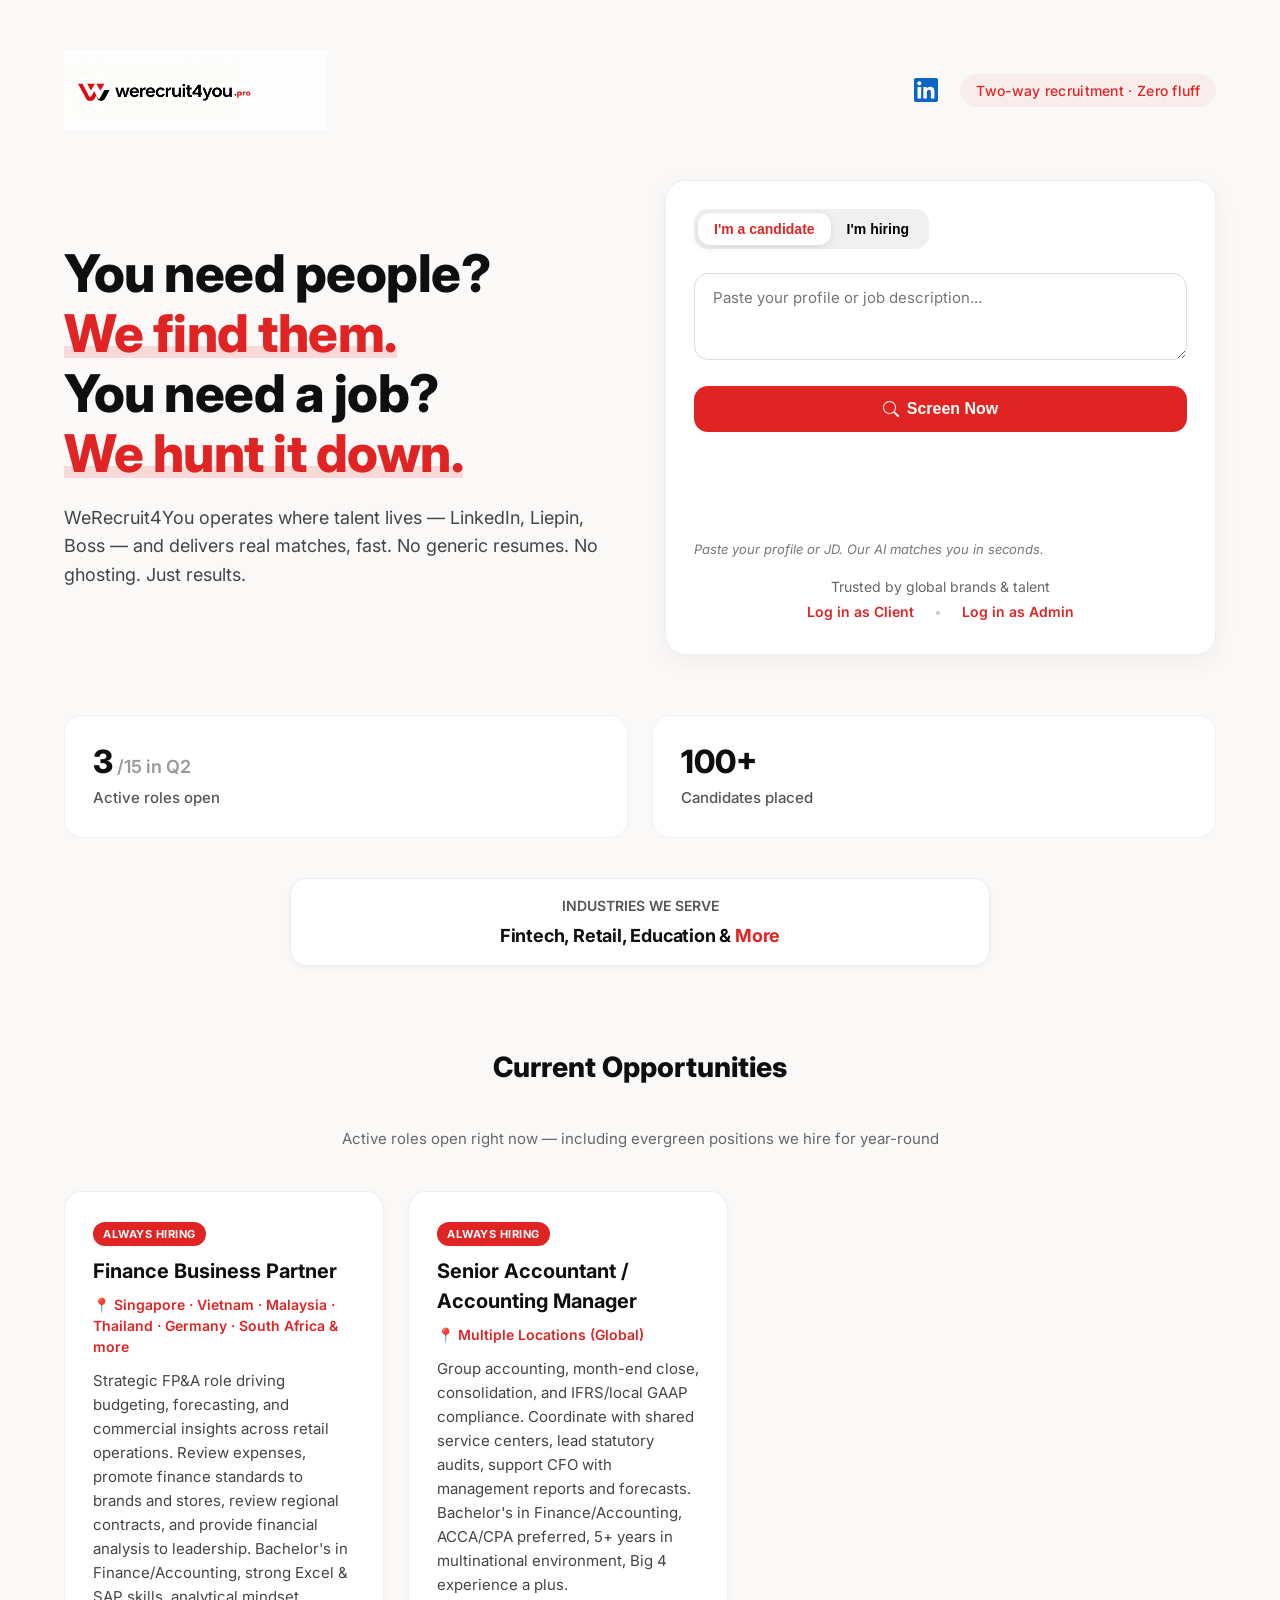
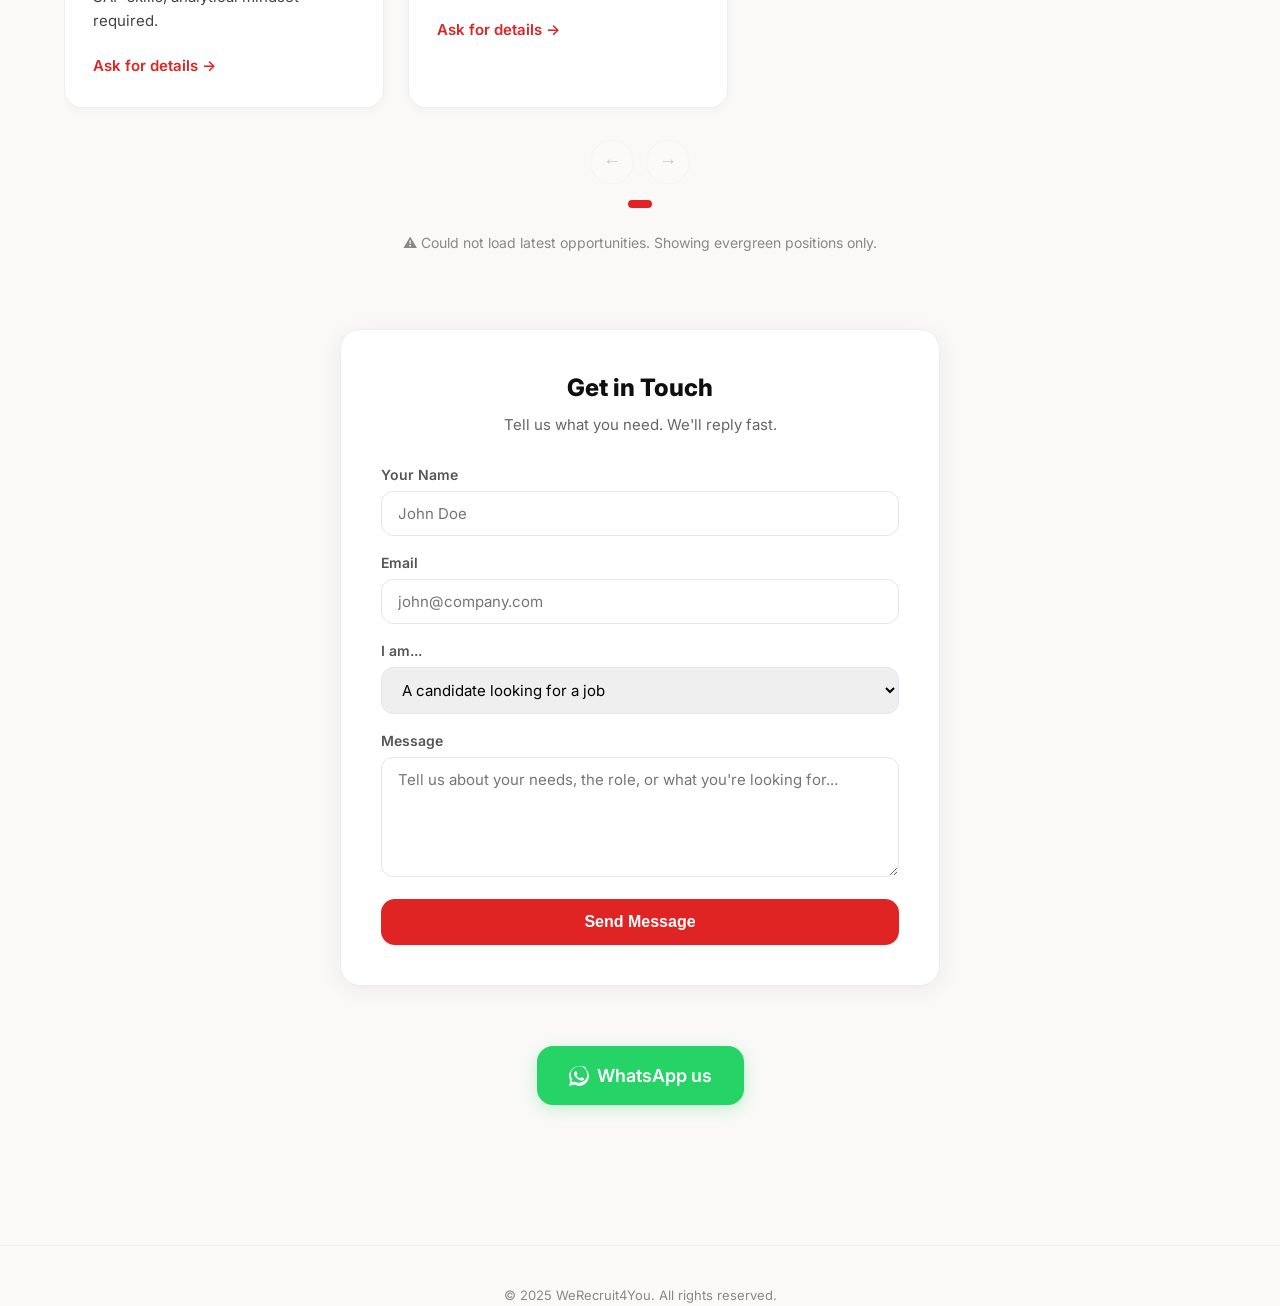
<file: werecruit4you.pro/public_html/index.html>
<!DOCTYPE html>
<html lang="en">
<head>
  <meta charset="UTF-8" />
  <meta name="viewport" content="width=device-width, initial-scale=1.0" />
  <title>WeRecruit4You</title>
  <link rel="icon" type="image/png" href="favicon.png" />
  <style>
    @import url('https://fonts.googleapis.com/css2?family=Inter:wght@300;400;500;600;700;800&display=swap');
    
    * { margin: 0; padding: 0; box-sizing: border-box; }
    
    body {
      background: #faf9f7;
      color: #0f0f0f;
      font-family: 'Inter', -apple-system, BlinkMacSystemFont, sans-serif;
      line-height: 1.5;
      min-height: 100vh;
      display: flex;
      flex-direction: column;
    }

    .container {
      max-width: 1200px;
      margin: 0 auto;
      padding: 50px 24px 80px;
      flex: 1;
    }

    header {
      display: flex;
      justify-content: space-between;
      align-items: center;
      margin-bottom: 50px;
      flex-wrap: wrap;
      gap: 16px;
    }

    .logo {
      height: 64px;
      width: auto;
    }

    .header-actions {
      display: flex;
      align-items: center;
      gap: 16px;
    }

    .tagline {
      font-size: 14px;
      font-weight: 500;
      color: #e02424;
      background: rgba(224, 36, 36, 0.05);
      padding: 6px 16px;
      border-radius: 999px;
      letter-spacing: 0.3px;
    }

    .linkedin-icon-only {
      display: flex;
      align-items: center;
      justify-content: center;
      width: 36px;
      height: 36px;
      border-radius: 8px;
      transition: background 0.2s;
    }

    .linkedin-icon-only:hover {
      background: rgba(10, 102, 194, 0.06);
    }

    .hero-split {
      display: grid;
      grid-template-columns: 1fr 1fr;
      gap: 50px;
      margin-bottom: 60px;
    }

    .hero-text {
      display: flex;
      flex-direction: column;
      justify-content: center;
    }

    .hero-text h1 {
      font-size: 48px;
      font-weight: 800;
      line-height: 1.15;
      letter-spacing: -0.5px;
      margin-bottom: 20px;
    }

    .highlight {
      color: #e02424;
      position: relative;
      display: inline-block;
    }

    .highlight::after {
      content: '';
      position: absolute;
      bottom: 6px;
      left: 0;
      width: 0;
      height: 12px;
      background: rgba(224, 36, 36, 0.15);
      z-index: -1;
      transition: width 0.8s ease;
    }

    .highlight.animate::after {
      width: 100%;
    }

    .subtitle {
      font-size: 18px;
      color: #444;
      font-weight: 400;
      line-height: 1.6;
    }

    .ai-engine {
      background: #ffffff;
      border-radius: 20px;
      padding: 28px;
      border: 1px solid #eee;
      box-shadow: 0 6px 24px rgba(0,0,0,0.05);
      height: fit-content;
    }

    .ai-toggle {
      display: flex;
      background: #f0f0f0;
      border-radius: 14px;
      padding: 4px;
      margin-bottom: 24px;
      width: fit-content;
    }

    .toggle-btn {
      padding: 8px 16px;
      border: none;
      background: transparent;
      font-size: 14px;
      font-weight: 600;
      border-radius: 12px;
      cursor: pointer;
      transition: all 0.2s ease;
    }

    .toggle-btn.active {
      background: white;
      box-shadow: 0 2px 8px rgba(0,0,0,0.1);
      color: #e02424;
    }

    .ai-input-container {
      margin-bottom: 20px;
    }

    .ai-input {
      width: 100%;
      padding: 14px 18px;
      border: 1px solid #ddd;
      border-radius: 14px;
      font-size: 15px;
      font-family: inherit;
      outline: none;
      transition: border-color 0.2s, box-shadow 0.2s;
      resize: vertical;
    }

    .ai-input:focus {
      border-color: #e02424;
      box-shadow: 0 0 0 3px rgba(224, 36, 36, 0.1);
    }

    .ai-button {
      width: 100%;
      padding: 14px;
      background: #e02424;
      color: white;
      border: none;
      border-radius: 14px;
      font-weight: 600;
      font-size: 16px;
      cursor: pointer;
      transition: all 0.25s ease;
      display: flex;
      align-items: center;
      justify-content: center;
      gap: 8px;
      position: relative;
      overflow: hidden;
    }

    .ai-button::after {
      content: '';
      position: absolute;
      top: 0; left: -100%;
      width: 100%; height: 100%;
      background: linear-gradient(90deg, transparent, rgba(255,255,255,0.2), transparent);
      transition: left 0.6s;
    }

    .ai-button.pressed::after {
      left: 100%;
    }

    .ai-button:hover {
      background: #b01a1a;
      transform: translateY(-2px);
      box-shadow: 0 4px 12px rgba(224, 36, 36, 0.3);
    }

    .gear-icon {
      display: inline-block;
      width: 14px;
      height: 14px;
      margin-right: 6px;
      opacity: 0;
      transform: rotate(0deg);
      transition: opacity 0.2s;
    }

    .gear-icon.spinning {
      opacity: 1;
      animation: spin 0.8s ease-out;
    }

    @keyframes spin {
      to { transform: rotate(360deg); }
    }

    .ai-result {
      margin-top: 20px;
      font-size: 16px;
      min-height: 26px;
      line-height: 1.5;
      opacity: 0;
      transform: translateY(8px);
      transition: opacity 0.4s, transform 0.4s;
    }

    .ai-result.show {
      opacity: 1;
      transform: translateY(0);
    }

    .ai-result.highlight-num {
      color: #e02424;
      font-weight: 800;
    }

    .ai-hint {
      font-size: 13px;
      color: #777;
      margin: 12px 0 16px;
      font-style: italic;
    }

    .contact-prompt {
      margin-top: 16px;
      padding: 16px;
      background: #fff8f8;
      border-radius: 12px;
      border: 1px solid rgba(224, 36, 36, 0.1);
      text-align: center;
      font-size: 14px;
      color: #444;
      line-height: 1.6;
      opacity: 0;
      transform: translateY(8px);
      transition: opacity 0.4s, transform 0.4s;
    }

    .contact-prompt.show {
      opacity: 1;
      transform: translateY(0);
    }

    .contact-prompt a {
      color: #e02424;
      font-weight: 600;
      text-decoration: none;
    }

    .contact-prompt a:hover {
      text-decoration: underline;
    }

    .login-prompt {
      margin-top: 8px;
      text-align: center;
      font-size: 14px;
      color: #666;
    }

    .login-btn {
      display: inline-block;
      color: #e02424;
      font-weight: 600;
      text-decoration: none;
      font-size: 14px;
      padding: 4px 8px;
      border-radius: 6px;
      transition: background 0.2s;
    }

    .login-btn:hover {
      background: rgba(224, 36, 36, 0.05);
    }

    .dashboard {
      display: grid;
      grid-template-columns: repeat(auto-fit, minmax(220px, 1fr));
      gap: 24px;
      margin-bottom: 40px;
    }

    .stat-card {
      background: #ffffff;
      border-radius: 18px;
      padding: 28px;
      transition: transform 0.3s ease, box-shadow 0.3s ease;
      border: 1px solid #f0f0f0;
    }

    .stat-card:hover {
      transform: translateY(-4px);
      box-shadow: 0 10px 30px -10px rgba(0,0,0,0.08);
    }

    .stat-value {
      font-size: 32px;
      font-weight: 800;
      color: #0f0f0f;
      margin-bottom: 8px;
      line-height: 1.1;
    }

    .stat-sub {
      color: #999;
      font-size: 18px;
      font-weight: 600;
      margin-left: 4px;
    }

    .stat-label {
      font-size: 15px;
      color: #555;
      font-weight: 500;
    }

    .industries-banner {
      background: white;
      border: 1px solid #eee;
      border-radius: 16px;
      padding: 16px 24px;
      text-align: center;
      max-width: 700px;
      margin: 0 auto 60px;
      box-shadow: 0 2px 8px rgba(0,0,0,0.03);
    }

    .industries-title {
      font-size: 14px;
      font-weight: 600;
      color: #555;
      margin-bottom: 6px;
    }

    .industries-list {
      font-size: 18px;
      font-weight: 700;
      letter-spacing: -0.2px;
    }

    .industries-list .amp {
      color: #0f0f0f;
    }

    .industries-list .more {
      color: #e02424;
    }

    .section-title {
      font-size: 28px;
      font-weight: 800;
      margin: 80px 0 40px;
      text-align: center;
      color: #0f0f0f;
    }

    .section-subtitle {
      text-align: center;
      color: #666;
      margin-bottom: 32px;
      font-size: 15px;
    }

    .job-card {
      background: #fff;
      border: 1px solid #eee;
      border-radius: 18px;
      padding: 28px;
      box-shadow: 0 4px 12px rgba(0,0,0,0.03);
      transition: all 0.25s ease;
      flex: 0 0 320px;
      max-width: 320px;
    }

    .job-card:hover {
      transform: translateY(-4px);
      box-shadow: 0 8px 20px rgba(0,0,0,0.08);
      border-color: #e02424;
    }

    .job-title {
      font-size: 20px;
      font-weight: 700;
      margin-bottom: 8px;
      color: #0f0f0f;
    }

    .job-location {
      font-size: 14px;
      color: #e02424;
      font-weight: 600;
      margin-bottom: 12px;
      display: flex;
      align-items: center;
      gap: 6px;
    }

    .job-highlights {
      font-size: 15px;
      color: #444;
      line-height: 1.6;
      margin-bottom: 20px;
    }

    .job-cta {
      display: inline-block;
      color: #e02424;
      font-weight: 600;
      text-decoration: none;
      font-size: 15px;
      border-bottom: 1px solid transparent;
      transition: all 0.2s ease;
    }

    .job-cta:hover {
      border-color: #e02424;
    }

    .loading-jobs {
      text-align: center;
      padding: 40px;
      color: #666;
      font-size: 15px;
    }

    .no-jobs {
      text-align: center;
      padding: 40px;
      color: #666;
      font-size: 15px;
    }

    .carousel-wrapper {
      position: relative;
      margin-bottom: 60px;
    }

    .carousel-container {
      overflow: hidden;
      padding: 8px 0;
    }

    .carousel-track {
      display: flex;
      gap: 24px;
      transition: transform 0.4s ease;
    }

    .carousel-nav {
      display: flex;
      justify-content: center;
      gap: 12px;
      margin-top: 24px;
    }

    .carousel-btn {
      width: 44px;
      height: 44px;
      border-radius: 50%;
      border: 1px solid #e2e8f0;
      background: white;
      cursor: pointer;
      font-size: 18px;
      color: #475569;
      transition: all 0.2s;
      display: flex;
      align-items: center;
      justify-content: center;
    }

    .carousel-btn:hover {
      background: #e02424;
      color: white;
      border-color: #e02424;
    }

    .carousel-btn:disabled {
      opacity: 0.3;
      cursor: not-allowed;
      background: white;
      color: #475569;
      border-color: #e2e8f0;
    }

    .carousel-dots {
      display: flex;
      justify-content: center;
      gap: 8px;
      margin-top: 16px;
    }

    .carousel-dot {
      width: 8px;
      height: 8px;
      border-radius: 50%;
      background: #e2e8f0;
      cursor: pointer;
      transition: all 0.2s;
    }

    .carousel-dot.active {
      background: #e02424;
      width: 24px;
      border-radius: 4px;
    }

    .evergreen-badge {
      display: inline-block;
      background: #e02424;
      color: white;
      font-size: 11px;
      font-weight: 700;
      padding: 4px 10px;
      border-radius: 20px;
      margin-bottom: 10px;
      text-transform: uppercase;
      letter-spacing: 0.5px;
    }

    .contact-section {
      background: white;
      border-radius: 20px;
      padding: 40px;
      max-width: 600px;
      margin: 0 auto 60px;
      box-shadow: 0 4px 24px rgba(0,0,0,0.06);
      border: 1px solid #eee;
    }

    .contact-section h2 {
      font-size: 24px;
      font-weight: 800;
      margin-bottom: 8px;
      text-align: center;
    }

    .contact-section p {
      color: #666;
      text-align: center;
      margin-bottom: 28px;
      font-size: 15px;
    }

    .form-group {
      margin-bottom: 16px;
    }

    .form-label {
      display: block;
      font-size: 14px;
      font-weight: 600;
      color: #555;
      margin-bottom: 6px;
    }

    .form-input, .form-textarea, .form-select {
      width: 100%;
      padding: 12px 16px;
      border: 1px solid #e2e8f0;
      border-radius: 12px;
      font-family: inherit;
      font-size: 15px;
      outline: none;
      transition: border-color 0.2s, box-shadow 0.2s;
    }

    .form-input:focus, .form-textarea:focus, .form-select:focus {
      border-color: #e02424;
      box-shadow: 0 0 0 3px rgba(224, 36, 36, 0.1);
    }

    .form-textarea {
      min-height: 120px;
      resize: vertical;
    }

    .form-submit {
      width: 100%;
      padding: 14px;
      background: #e02424;
      color: white;
      border: none;
      border-radius: 14px;
      font-weight: 600;
      font-size: 16px;
      cursor: pointer;
      transition: all 0.25s ease;
    }

    .form-submit:hover {
      background: #b01a1a;
      transform: translateY(-2px);
      box-shadow: 0 4px 12px rgba(224, 36, 36, 0.3);
    }

    .form-submit:disabled {
      background: #ccc;
      cursor: not-allowed;
      transform: none;
    }

    .form-success {
      background: #dcfce7;
      color: #166534;
      padding: 16px;
      border-radius: 12px;
      text-align: center;
      margin-bottom: 20px;
      display: none;
    }

    .form-success.show {
      display: block;
    }

    .cta-section {
      display: flex;
      justify-content: center;
      gap: 16px;
      flex-wrap: wrap;
      margin-bottom: 60px;
    }

    .cta {
      display: inline-flex;
      align-items: center;
      gap: 8px;
      background: #e02424;
      color: white;
      padding: 16px 32px;
      border-radius: 16px;
      font-weight: 600;
      font-size: 18px;
      text-decoration: none;
      box-shadow: 0 4px 16px rgba(224, 36, 36, 0.25);
      transition: all 0.25s ease;
    }

    .cta:hover {
      background: #b01a1a;
      transform: translateY(-2px);
      box-shadow: 0 6px 20px rgba(224, 36, 36, 0.35);
    }

    .cta-whatsapp {
      display: inline-flex;
      align-items: center;
      gap: 8px;
      background: #25D366;
      color: white;
      padding: 16px 32px;
      border-radius: 16px;
      font-weight: 600;
      font-size: 18px;
      text-decoration: none;
      box-shadow: 0 4px 16px rgba(37, 211, 102, 0.25);
      transition: all 0.25s ease;
    }

    .cta-whatsapp:hover {
      background: #128C7E;
      transform: translateY(-2px);
      box-shadow: 0 6px 20px rgba(37, 211, 102, 0.35);
    }

    footer {
      margin-top: auto;
      text-align: center;
      padding-top: 40px;
      color: #888;
      font-size: 13px;
      border-top: 1px solid #eee;
    }

    @media (min-width: 768px) {
      .logo { height: 80px; }
      .hero-text h1 { font-size: 52px; }
    }

    @media (max-width: 900px) {
      .hero-split {
        grid-template-columns: 1fr;
        gap: 40px;
      }
      .hero-text {
        text-align: center;
      }
      .subtitle {
        max-width: 600px;
        margin: 0 auto;
      }
      .job-card {
        flex: 0 0 280px;
        max-width: 280px;
      }
    }

    @media (max-width: 768px) {
      .container { padding: 24px 16px 40px; }
      .logo { height: 48px; }
      header { margin-bottom: 32px; }
      .hero-text h1 { font-size: 32px; }
      .subtitle { font-size: 16px; }
      .ai-engine { padding: 20px; }
      .stat-value { font-size: 24px; }
      .stat-card { padding: 20px; }
      .industries-banner { padding: 12px 16px; margin-bottom: 40px; }
      .section-title { font-size: 22px; margin: 48px 0 28px; }
      .contact-section { padding: 24px; }
      .cta { padding: 14px 24px; font-size: 16px; }
      .cta-whatsapp { padding: 14px 24px; font-size: 16px; }
      .carousel-btn { width: 36px; height: 36px; }
      .job-card { flex: 0 0 260px; max-width: 260px; padding: 20px; }
      .carousel-container { padding: 4px 0; }
      .job-highlights { font-size: 14px; }
    }
  </style>
</head>
<body>
  <div class="container">
    <header>
      <img src="logo-werecruit4you.png" alt="WeRecruit4You" class="logo" />
      <div class="header-actions">
        <a href="https://www.linkedin.com/company/werecruit4you-partners/" target="_blank" rel="noopener" class="linkedin-icon-only">
          <svg xmlns="http://www.w3.org/2000/svg" viewBox="0 0 24 24" width="24" height="24" fill="#0A66C2">
            <path d="M20.447 20.452h-3.554v-5.569c0-1.328-.027-3.037-1.852-3.037-1.853 0-2.136 1.445-2.136 2.939v5.667H9.351V9h3.414v1.561h.046c.477-.9 1.637-1.85 3.37-1.85 3.601 0 4.264 2.37 4.264 5.455v6.286zM5.337 7.433c-1.144 0-2.063-.926-2.063-2.065 0-1.138.92-2.063 2.063-2.063 1.14 0 2.064.925 2.064 2.063 0 1.139-.925 2.065-2.064 2.065zm1.782 13.019H3.555V9h3.564v11.452zM22.225 0H1.771C.792 0 0 .774 0 1.729v20.542C0 23.227.792 24 1.771 24h20.451C23.2 24 24 23.227 24 22.271V1.729C24 .774 23.2 0 22.222 0h.003z"/>
          </svg>
        </a>
        <div class="tagline">Two-way recruitment · Zero fluff</div>
      </div>
    </header>

    <div class="hero-split">
      <div class="hero-text">
        <h1>
          You need people?<br />
          <span class="highlight" id="highlight1">We find them.</span><br />
          You need a job?<br />
          <span class="highlight" id="highlight2">We hunt it down.</span>
        </h1>
        <p class="subtitle">
          WeRecruit4You operates where talent lives — LinkedIn, Liepin, Boss — and delivers real matches, fast.
          No generic resumes. No ghosting. Just results.
        </p>
      </div>

      <div class="ai-engine">
        <div class="ai-toggle">
          <button class="toggle-btn active" data-mode="candidate">I'm a candidate</button>
          <button class="toggle-btn" data-mode="company">I'm hiring</button>
        </div>

        <div class="ai-input-container">
          <textarea 
            class="ai-input" 
            id="ai-input"
            placeholder="Paste your profile or job description..."
            rows="3"
          ></textarea>
        </div>

        <button class="ai-button" id="ai-submit">
          <svg xmlns="http://www.w3.org/2000/svg" width="16" height="16" fill="currentColor" viewBox="0 0 16 16">
            <path d="M11.742 10.344a6.5 6.5 0 1 0-1.397 1.398h-.001c.03.04.062.078.098.115l3.85 3.85a1 1 0 0 0 1.415-1.414l-3.85-3.85a1.007 1.007 0 0 0-.115-.1zM12 6.5a5.5 5.5 0 1 1-11 0 5.5 5.5 0 0 1 11 0z"/>
          </svg>
          Screen Now
        </button>

        <div class="ai-result" id="ai-result"></div>
        <div class="contact-prompt" id="contact-prompt"></div>
        <p class="ai-hint">Paste your profile or JD. Our AI matches you in seconds.</p>

        <div class="login-prompt">
          <div>Trusted by global brands & talent</div>
          <div>
            <a href="client-login.html" class="login-btn">Log in as Client</a>
            <span style="margin: 0 8px; color: #ccc;">•</span>
            <a href="admin/login.html" class="login-btn">Log in as Admin</a>
          </div>
        </div>
      </div>
    </div>

    <div class="dashboard">
      <div class="stat-card">
        <div class="stat-value">
          <span id="active-main">0</span><span class="stat-sub">/15 in Q2</span>
        </div>
        <div class="stat-label">Active roles open</div>
      </div>
      <div class="stat-card">
        <div class="stat-value" id="placed-count">0</div>
        <div class="stat-label">Candidates placed</div>
      </div>
    </div>

    <div class="industries-banner">
      <div class="industries-title">INDUSTRIES WE SERVE</div>
      <div class="industries-list">
        Fintech, Retail, Education <span class="amp">&amp;</span> <span class="more">More</span>
      </div>
    </div>

    <h2 class="section-title">Current Opportunities</h2>
    <p class="section-subtitle">Active roles open right now — including evergreen positions we hire for year-round</p>
    <div class="carousel-wrapper">
      <div class="carousel-container">
        <div class="carousel-track" id="carousel-track">
          <div class="loading-jobs">Loading opportunities...</div>
        </div>
      </div>
      <div class="carousel-nav">
        <button class="carousel-btn" id="carousel-prev" onclick="moveCarousel(-1)">←</button>
        <button class="carousel-btn" id="carousel-next" onclick="moveCarousel(1)">→</button>
      </div>
      <div class="carousel-dots" id="carousel-dots"></div>
      <div id="carousel-error" style="display: none; text-align: center; padding: 16px; color: #888; font-size: 14px; margin-top: 8px;"></div>
    </div>

    <div class="contact-section">
      <div class="form-success" id="form-success">
        ✅ Message sent! We'll get back to you within 24 hours.
      </div>
      <h2>Get in Touch</h2>
      <p>Tell us what you need. We'll reply fast.</p>
      <form id="contact-form" onsubmit="handleContactSubmit(event)">
        <div class="form-group">
          <label class="form-label">Your Name</label>
          <input type="text" class="form-input" id="contact-name" required placeholder="John Doe">
        </div>
        <div class="form-group">
          <label class="form-label">Email</label>
          <input type="email" class="form-input" id="contact-email" required placeholder="john@company.com">
        </div>
        <div class="form-group">
          <label class="form-label">I am...</label>
          <select class="form-select" id="contact-type">
            <option value="candidate">A candidate looking for a job</option>
            <option value="company">A company looking to hire</option>
            <option value="partner">A potential partner</option>
          </select>
        </div>
        <div class="form-group">
          <label class="form-label">Message</label>
          <textarea class="form-textarea" id="contact-message" required placeholder="Tell us about your needs, the role, or what you're looking for..."></textarea>
        </div>
        <button type="submit" class="form-submit" id="contact-submit">Send Message</button>
      </form>
    </div>

    <div class="cta-section">
      <a href="https://wa.me/8616600044827" target="_blank" rel="noopener" class="cta-whatsapp">
        <svg xmlns="http://www.w3.org/2000/svg" viewBox="0 0 24 24" width="20" height="20" fill="currentColor">
          <path d="M17.472 14.382c-.297-.149-1.758-.867-2.03-.967-.273-.099-.471-.148-.67.15-.197.297-.767.966-.94 1.164-.173.199-.347.223-.644.075-.297-.15-1.255-.463-2.39-1.475-.883-.788-1.48-1.761-1.653-2.059-.173-.297-.018-.458.13-.606.134-.133.298-.347.446-.52.149-.174.198-.298.298-.497.099-.198.05-.371-.025-.52-.075-.149-.669-1.612-.916-2.207-.242-.579-.487-.5-.669-.51-.173-.008-.371-.01-.57-.01-.198 0-.52.074-.792.372-.272.297-1.04 1.016-1.04 2.479 0 1.462 1.065 2.875 1.213 3.074.149.198 2.096 3.2 5.077 4.487.709.306 1.262.489 1.694.625.712.227 1.36.195 1.871.118.571-.085 1.758-.719 2.006-1.413.248-.694.248-1.289.173-1.413-.074-.124-.272-.198-.57-.347m-5.421 5.834h-.004a9.87 9.87 0 01-5.031-1.378l-.361-.214-3.741.982.998-3.648-.235-.374a9.86 9.86 0 01-1.51-5.26c.001-5.45 4.436-9.884 9.888-9.884 2.64 0 5.122 1.03 6.988 2.898a9.825 9.825 0 012.893 6.994c-.003 5.45-4.437 9.884-9.885 9.884m8.413-18.297A11.815 11.815 0 0012.05 0C5.495 0 .16 5.335.157 11.892c0 2.096.547 4.142 1.588 5.945L.057 24l6.305-1.654a11.882 11.882 0 005.683 1.448h.005c6.554 0 11.89-5.335 11.893-11.893a11.821 11.821 0 00-3.48-8.413z"/>
        </svg>
        WhatsApp us
      </a>
    </div>
  </div>

  <footer>
    &copy; 2025 WeRecruit4You. All rights reserved.
  </footer>

  <script>
    document.addEventListener('DOMContentLoaded', () => {
      setTimeout(() => document.getElementById('highlight1').classList.add('animate'), 300);
      setTimeout(() => document.getElementById('highlight2').classList.add('animate'), 600);

      function animateCounter(el, target) {
        let start = 0;
        const duration = 1200;
        const increment = target / (duration / 16);
        const timer = setInterval(() => {
          start += increment;
          if (start >= target) {
            el.textContent = target === 100 ? '100+' : target;
            clearInterval(timer);
          } else {
            el.textContent = Math.ceil(start);
          }
        }, 16);
      }

      animateCounter(document.getElementById('active-main'), 3);
      animateCounter(document.getElementById('placed-count'), 100);

      loadJobs();

      const toggleButtons = document.querySelectorAll('.toggle-btn');
      const aiInput = document.getElementById('ai-input');
      const aiResult = document.getElementById('ai-result');
      const contactPrompt = document.getElementById('contact-prompt');
      const aiButton = document.getElementById('ai-submit');
      let currentMode = 'candidate';

      toggleButtons.forEach(btn => {
        btn.addEventListener('click', () => {
          toggleButtons.forEach(b => b.classList.remove('active'));
          btn.classList.add('active');
          currentMode = btn.dataset.mode;
          if (currentMode === 'candidate') {
            aiInput.placeholder = "e.g., Senior Accountant with IFRS experience...";
          } else {
            aiInput.placeholder = "Paste your full job description...";
          }
          aiResult.textContent = '';
          aiResult.classList.remove('show');
          contactPrompt.textContent = '';
          contactPrompt.classList.remove('show');
        });
      });

      function getMockCount(text, mode) {
        const lower = text.toLowerCase();
        if (mode === 'candidate') {
          if (lower.includes('account') || lower.includes('finance')) return 3;
          if (lower.includes('quality') || lower.includes('qc')) return 2;
          if (lower.includes('engineer') || lower.includes('tech')) return 4;
          if (lower.includes('retail') || lower.includes('store')) return 3;
          if (lower.includes('marketing') || lower.includes('sales')) return 3;
          if (lower.includes('hr') || lower.includes('human')) return 2;
          return Math.floor(Math.random() * 3) + 1;
        } else {
          if (lower.includes('account') || lower.includes('finance')) return 3;
          if (lower.includes('quality') || lower.includes('qc')) return 2;
          if (lower.includes('engineer') || lower.includes('tech')) return 5;
          if (lower.includes('retail') || lower.includes('store')) return 4;
          if (lower.includes('marketing') || lower.includes('sales')) return 3;
          if (lower.includes('hr') || lower.includes('human')) return 2;
          return Math.floor(Math.random() * 4) + 1;
        }
      }

      aiButton.addEventListener('click', () => {
        const text = aiInput.value.trim();
        if (!text) {
          aiResult.innerHTML = '<span style="color:#d00">Please enter your profile or job description.</span>';
          aiResult.classList.add('show');
          contactPrompt.classList.remove('show');
          return;
        }

        aiButton.classList.add('pressed');
        setTimeout(() => aiButton.classList.remove('pressed'), 600);

        aiResult.innerHTML = '<span class="gear-icon spinning"></span> Scanning database...';
        aiResult.classList.add('show');
        contactPrompt.classList.remove('show');

        setTimeout(() => {
          const count = getMockCount(text, currentMode);
          let message;
          if (currentMode === 'candidate') {
            message = `We found <span class="highlight-num">${count} good match${count > 1 ? 'es' : ''}</span> for your profile.`;
          } else {
            message = `We found <span class="highlight-num">${count} qualified candidate${count > 1 ? 's' : ''}</span> for this role.`;
          }
          aiResult.innerHTML = message;
          aiResult.classList.add('show');

          contactPrompt.innerHTML = currentMode === 'candidate' 
            ? 'These are preview matches. <a href="mailto:contact@werecruit4you.pro?subject=I want full access to job matches">Contact us</a> or <a href="https://wa.me/8616600044827" target="_blank">WhatsApp us</a> to unlock full screening, detailed role info, and direct introductions.'
            : 'These are preview matches. <a href="mailto:contact@werecruit4you.pro?subject=I want full access to candidate screening">Contact us</a> or <a href="https://wa.me/8616600044827" target="_blank">WhatsApp us</a> to unlock full candidate profiles, detailed screening reports, and interview scheduling.';
          contactPrompt.classList.add('show');
        }, 800);
      });
    });

    let carouselJobs = [];
    let carouselIndex = 0;
    
    function getCardsPerView() {
      return window.innerWidth < 768 ? 1 : (window.innerWidth < 1200 ? 2 : 3);
    }

    function updateCarousel() {
      const track = document.getElementById('carousel-track');
      const dotsContainer = document.getElementById('carousel-dots');
      const prevBtn = document.getElementById('carousel-prev');
      const nextBtn = document.getElementById('carousel-next');
      const cardsPerView = getCardsPerView();

      if (carouselJobs.length === 0) {
        track.innerHTML = '<div class="no-jobs">No active opportunities right now. Check back soon!</div>';
        dotsContainer.innerHTML = '';
        prevBtn.disabled = true;
        nextBtn.disabled = true;
        return;
      }

      const cardWidth = window.innerWidth < 768 ? 260 : 320;
      const gap = 24;
      const maxIndex = Math.max(0, carouselJobs.length - cardsPerView);

      carouselIndex = Math.min(carouselIndex, maxIndex);
      const offset = carouselIndex * (cardWidth + gap);
      track.style.transform = `translateX(-${offset}px)`;

      prevBtn.disabled = carouselIndex === 0;
      nextBtn.disabled = carouselIndex >= maxIndex;

      const totalDots = Math.ceil(carouselJobs.length / cardsPerView);
      dotsContainer.innerHTML = '';
      for (let i = 0; i < totalDots; i++) {
        const dot = document.createElement('div');
        dot.className = 'carousel-dot' + (i === Math.floor(carouselIndex / cardsPerView) ? ' active' : '');
        dot.onclick = () => {
          carouselIndex = i * cardsPerView;
          updateCarousel();
        };
        dotsContainer.appendChild(dot);
      }
    }

    function moveCarousel(direction) {
      const cardsPerView = getCardsPerView();
      const maxIndex = Math.max(0, carouselJobs.length - cardsPerView);
      carouselIndex += direction;
      if (carouselIndex < 0) carouselIndex = 0;
      if (carouselIndex > maxIndex) carouselIndex = maxIndex;
      updateCarousel();
    }

    async function loadJobs() {
      const track = document.getElementById('carousel-track');
      const errorEl = document.getElementById('carousel-error');
      
      try {
        const response = await fetch('https://werecruit4you.pro/api/jobs.php', {
          method: 'GET',
          headers: {
            'X-Admin-Email': 'public@werecruit4you.pro'
          }
        });
        
        if (!response.ok) {
          throw new Error(`Server returned ${response.status}`);
        }
        
        const data = await response.json();
        const jobs = data.jobs || [];
        
        const activeJobs = jobs.filter(j => j.stage !== 'closed');
        
        carouselJobs = [
          {
            title: 'Finance Business Partner',
            location: 'Singapore · Vietnam · Malaysia · Thailand · Germany · South Africa & more',
            summary: 'Strategic FP&A role driving budgeting, forecasting, and commercial insights across retail operations. Review expenses, promote finance standards to brands and stores, review regional contracts, and provide financial analysis to leadership. Bachelor\'s in Finance/Accounting, strong Excel & SAP skills, analytical mindset required.',
            mailSubject: 'Interest in Finance Business Partner role',
            isEvergreen: true
          },
          {
            title: 'Senior Accountant / Accounting Manager',
            location: 'Multiple Locations (Global)',
            summary: 'Group accounting, month-end close, consolidation, and IFRS/local GAAP compliance. Coordinate with shared service centers, lead statutory audits, support CFO with management reports and forecasts. Bachelor\'s in Finance/Accounting, ACCA/CPA preferred, 5+ years in multinational environment, Big 4 experience a plus.',
            mailSubject: 'Interest in Senior Accountant / Accounting Manager role',
            isEvergreen: true
          }
        ];
        
        activeJobs.forEach(j => {
          carouselJobs.push({
            title: j.title,
            location: j.location || 'Location TBD',
            summary: j.summary || j.jd || 'Exciting opportunity. Contact us for details.',
            mailSubject: 'Interest in ' + j.title + ' role',
            isEvergreen: false
          });
        });
        
        if (carouselJobs.length === 0) {
          track.innerHTML = '<div class="no-jobs">No active opportunities right now. Check back soon!</div>';
          updateCarousel();
          return;
        }
        
        track.innerHTML = carouselJobs.map(job => `
          <div class="job-card">
            ${job.isEvergreen ? '<span class="evergreen-badge">Always Hiring</span>' : ''}
            <div class="job-title">${escapeHtml(job.title)}</div>
            <div class="job-location">📍 ${escapeHtml(job.location)}</div>
            <p class="job-highlights">${escapeHtml(job.summary)}</p>
            <a href="mailto:contact@werecruit4you.pro?subject=${encodeURIComponent(job.mailSubject)}" class="job-cta">Ask for details →</a>
          </div>
        `).join('');
        
        errorEl.style.display = 'none';
        updateCarousel();
        
      } catch (e) {
        console.error('Failed to load jobs:', e);
        carouselJobs = [
          {
            title: 'Finance Business Partner',
            location: 'Singapore · Vietnam · Malaysia · Thailand · Germany · South Africa & more',
            summary: 'Strategic FP&A role driving budgeting, forecasting, and commercial insights across retail operations. Review expenses, promote finance standards to brands and stores, review regional contracts, and provide financial analysis to leadership. Bachelor\'s in Finance/Accounting, strong Excel & SAP skills, analytical mindset required.',
            mailSubject: 'Interest in Finance Business Partner role',
            isEvergreen: true
          },
          {
            title: 'Senior Accountant / Accounting Manager',
            location: 'Multiple Locations (Global)',
            summary: 'Group accounting, month-end close, consolidation, and IFRS/local GAAP compliance. Coordinate with shared service centers, lead statutory audits, support CFO with management reports and forecasts. Bachelor\'s in Finance/Accounting, ACCA/CPA preferred, 5+ years in multinational environment, Big 4 experience a plus.',
            mailSubject: 'Interest in Senior Accountant / Accounting Manager role',
            isEvergreen: true
          }
        ];
        track.innerHTML = carouselJobs.map(job => `
          <div class="job-card">
            ${job.isEvergreen ? '<span class="evergreen-badge">Always Hiring</span>' : ''}
            <div class="job-title">${escapeHtml(job.title)}</div>
            <div class="job-location">📍 ${escapeHtml(job.location)}</div>
            <p class="job-highlights">${escapeHtml(job.summary)}</p>
            <a href="mailto:contact@werecruit4you.pro?subject=${encodeURIComponent(job.mailSubject)}" class="job-cta">Ask for details →</a>
          </div>
        `).join('');
        errorEl.style.display = 'block';
        errorEl.textContent = '⚠️ Could not load latest opportunities. Showing evergreen positions only.';
        updateCarousel();
      }
    }

    function escapeHtml(text) {
      const div = document.createElement('div');
      div.textContent = text;
      return div.innerHTML;
    }

    function handleContactSubmit(e) {
      e.preventDefault();
      const name = document.getElementById('contact-name').value.trim();
      const email = document.getElementById('contact-email').value.trim();
      const type = document.getElementById('contact-type').value;
      const message = document.getElementById('contact-message').value.trim();
      const submitBtn = document.getElementById('contact-submit');

      if (!name || !email || !message) {
        alert('Please fill in all fields.');
        return;
      }

      submitBtn.disabled = true;
      submitBtn.textContent = 'Sending...';

      const subject = `New contact from ${name} - ${type}`;
      const body = `Name: ${name}%0D%0AEmail: ${email}%0D%0AType: ${type}%0D%0A%0D%0AMessage:%0D%0A${message}`;

      window.location.href = `mailto:contact@werecruit4you.pro?subject=${encodeURIComponent(subject)}&body=${body}`;

      setTimeout(() => {
        document.getElementById('form-success').classList.add('show');
        document.getElementById('contact-form').reset();
        submitBtn.disabled = false;
        submitBtn.textContent = 'Send Message';
      }, 1000);
    }

    window.addEventListener('resize', () => {
      updateCarousel();
    });
  </script>
</body>
</html>
</file>
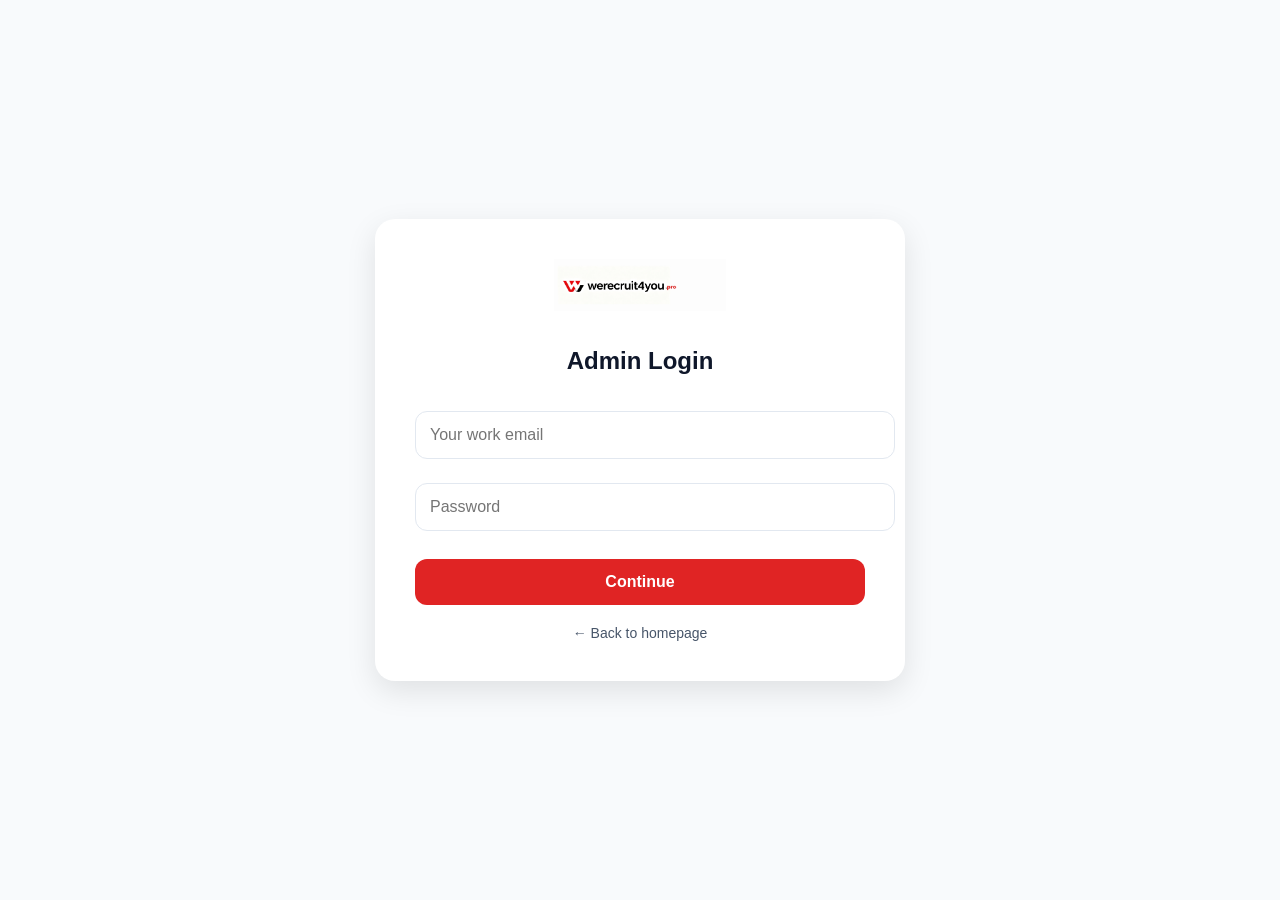
<file: werecruit4you.pro/public_html/admin/index.html>
<!DOCTYPE html>
<html lang="en">
<head>
  <meta charset="UTF-8" />
  <meta name="viewport" content="width=device-width, initial-scale=1.0"/>
  <meta http-equiv="Cache-Control" content="no-cache, no-store, must-revalidate">
  <meta http-equiv="Pragma" content="no-cache">
  <meta http-equiv="Expires" content="0">
  <title>WeRecruit4You Admin</title>
  <link rel="icon" href="../favicon.png" type="image/png">
  <style>
    * { margin: 0; padding: 0; box-sizing: border-box; }
    :root {
      --red: #e02424;
      --gray-100: #f8fafc;
      --gray-200: #e2e8f0;
      --gray-300: #cbd5e1;
      --gray-600: #475569;
      --gray-800: #0f172a;
      --white: #ffffff;
    }
    body {
      background: var(--gray-100);
      font-family: 'Inter', -apple-system, BlinkMacSystemFont, sans-serif;
      color: var(--gray-800);
      line-height: 1.6;
    }
    .container {
      max-width: 1400px;
      margin: 0 auto;
      padding: 24px 20px;
    }
    header {
      display: flex;
      justify-content: space-between;
      align-items: center;
      margin-bottom: 24px;
      flex-wrap: wrap;
      gap: 16px;
    }
    .logo {
      height: 52px;
    }
    .user-info {
      font-size: 15px;
      color: var(--gray-600);
    }
    .logout {
      color: var(--red);
      text-decoration: none;
      font-weight: 600;
      margin-left: 12px;
    }
    .tabs {
      display: flex;
      gap: 2px;
      background: var(--gray-200);
      width: fit-content;
      border-radius: 12px;
      margin-bottom: 28px;
    }
    .tab-btn {
      padding: 12px 24px;
      background: white;
      border: none;
      font-size: 16px;
      font-weight: 600;
      cursor: pointer;
      border-radius: 12px;
      transition: all 0.2s;
    }
    .tab-btn.active {
      background: var(--red);
      color: white;
    }
    .view { display: none; }
    .view.active { display: block; }
    .stats-bar {
      display: grid;
      grid-template-columns: repeat(5, 1fr);
      gap: 16px;
      margin-bottom: 28px;
    }
    .stat-box {
      background: white;
      border-radius: 16px;
      padding: 20px;
      box-shadow: 0 2px 10px rgba(0,0,0,0.04);
      border: 1px solid var(--gray-200);
      text-align: center;
    }
    .stat-box-value {
      font-size: 28px;
      font-weight: 800;
      color: var(--red);
      margin-bottom: 4px;
    }
    .stat-box-label {
      font-size: 13px;
      color: var(--gray-600);
      font-weight: 500;
    }
    .filters-bar {
      display: flex;
      gap: 16px;
      margin-bottom: 24px;
      flex-wrap: wrap;
      align-items: center;
    }
    .filter-label {
      font-size: 14px;
      font-weight: 600;
      color: var(--gray-600);
    }
    .filter-select {
      padding: 8px 16px;
      border: 1px solid var(--gray-200);
      border-radius: 10px;
      font-size: 14px;
      background: white;
      min-width: 160px;
    }
    .search-input {
      padding: 8px 16px;
      border: 1px solid var(--gray-200);
      border-radius: 10px;
      font-size: 14px;
      background: white;
      min-width: 200px;
      flex: 1;
      font-family: inherit;
    }
    .search-input:focus {
      outline: none;
      border-color: var(--red);
      box-shadow: 0 0 0 3px rgba(224, 36, 36, 0.1);
    }
    .pipeline {
      display: grid;
      grid-template-columns: repeat(4, 1fr);
      gap: 20px;
    }
    .column {
      background: rgba(255, 255, 255, 0.6);
      backdrop-filter: blur(10px);
      border-radius: 20px;
      padding: 20px;
      box-shadow: 0 4px 24px rgba(0,0,0,0.06);
      border: 1px solid rgba(226, 232, 240, 0.7);
    }
    .column-header {
      display: flex;
      justify-content: space-between;
      align-items: center;
      margin-bottom: 20px;
    }
    .column-title {
      font-size: 18px;
      font-weight: 700;
      color: var(--gray-800);
    }
    .column-count {
      background: var(--gray-200);
      color: var(--gray-600);
      width: 28px;
      height: 28px;
      border-radius: 50%;
      display: flex;
      align-items: center;
      justify-content: center;
      font-size: 14px;
      font-weight: 600;
    }
    .jobs-list {
      display: flex;
      flex-direction: column;
      gap: 16px;
    }
    .job-card {
      background: var(--white);
      border-radius: 16px;
      padding: 20px;
      box-shadow: 0 2px 10px rgba(0,0,0,0.04);
      border: 1px solid var(--gray-200);
      transition: all 0.2s ease;
    }
    .job-card:hover {
      border-color: var(--gray-300);
      transform: translateY(-2px);
    }
    .job-title {
      font-size: 17px;
      font-weight: 700;
      margin-bottom: 10px;
      color: var(--gray-800);
    }
    .job-summary {
      font-size: 14px;
      color: var(--gray-600);
      line-height: 1.5;
      margin-bottom: 14px;
    }
    .job-stats {
      display: flex;
      justify-content: space-between;
      align-items: center;
      font-size: 13px;
      color: var(--gray-600);
    }
    .stat-value {
      font-weight: 600;
      color: var(--red);
    }
    .expand-btn {
      background: none;
      border: none;
      color: var(--gray-600);
      cursor: pointer;
      font-size: 18px;
      padding: 0;
      width: 24px;
      height: 24px;
      display: flex;
      align-items: center;
      justify-content: center;
    }
    .job-expanded {
      margin-top: 16px;
      padding-top: 16px;
      border-top: 1px dashed var(--gray-200);
      display: none;
    }
    .job-meta-line {
      font-size: 13px;
      color: var(--gray-600);
      margin-bottom: 8px;
      display: flex;
      gap: 16px;
    }
    .expanded-section {
      margin-bottom: 12px;
    }
    .expanded-label {
      font-size: 12px;
      font-weight: 600;
      color: var(--gray-600);
      text-transform: uppercase;
      letter-spacing: 0.5px;
      margin-bottom: 4px;
    }
    .expanded-value {
      font-size: 14px;
      color: var(--gray-800);
      line-height: 1.5;
    }
    .jd-full {
      font-size: 14px;
      color: var(--gray-800);
      line-height: 1.6;
      white-space: pre-line;
      max-height: 200px;
      overflow-y: auto;
      padding: 12px;
      background: var(--gray-100);
      border-radius: 10px;
    }
    .stage-control {
      margin-top: 12px;
      padding-top: 12px;
      border-top: 1px dashed var(--gray-200);
      display: flex;
      align-items: center;
      gap: 10px;
    }
    .stage-label {
      font-size: 13px;
      color: var(--gray-600);
    }
    select.stage-select {
      padding: 6px 10px;
      border: 1px solid var(--gray-200);
      border-radius: 10px;
      font-size: 13px;
      background: white;
      min-width: 140px;
    }
    .job-actions {
      display: flex;
      gap: 10px;
      margin-top: 18px;
    }
    .btn-small {
      padding: 6px 12px;
      border-radius: 10px;
      font-size: 13px;
      font-weight: 600;
      cursor: pointer;
      border: none;
      flex: 1;
      text-align: center;
    }
    .btn-add-candidate { background: #f0f9ff; color: #0284c7; }
    .btn-view-candidates { background: var(--red); color: white; }
    .btn-export { background: #ecfdf5; color: #0d9488; }
    .btn-edit { background: #fff8e6; color: #d97706; }
    .btn-delete { background: #fee2e2; color: #dc2626; }
    .btn-duplicate { background: #e0e7ff; color: #4338ca; }
    .pagination {
      display: flex;
      justify-content: center;
      gap: 12px;
      margin-top: 20px;
    }
    .page-btn {
      padding: 8px 16px;
      border: 1px solid var(--gray-200);
      background: white;
      border-radius: 10px;
      cursor: pointer;
      font-size: 14px;
      font-weight: 600;
    }
    .page-btn:hover { background: var(--gray-100); }
    .page-btn:disabled { opacity: 0.5; cursor: not-allowed; }
    .page-info {
      padding: 8px 16px;
      font-size: 14px;
      color: var(--gray-600);
    }
    .add-job-btn {
      position: fixed;
      bottom: 32px;
      right: 32px;
      width: 60px;
      height: 60px;
      background: var(--red);
      color: white;
      border: none;
      border-radius: 50%;
      font-size: 28px;
      cursor: pointer;
      box-shadow: 0 4px 12px rgba(224, 36, 36, 0.3);
      display: flex;
      align-items: center;
      justify-content: center;
      transition: all 0.2s;
    }
    .add-job-btn:hover {
      transform: scale(1.05);
      background: #b01a1a;
    }
    .modal-overlay {
      display: none;
      position: fixed;
      top: 0; left: 0; right: 0; bottom: 0;
      background: rgba(0,0,0,0.5);
      z-index: 100;
      align-items: center;
      justify-content: center;
    }
    .modal-overlay.show { display: flex; }
    .modal {
      background: white;
      border-radius: 20px;
      padding: 32px;
      width: 90%;
      max-width: 600px;
      max-height: 90vh;
      overflow-y: auto;
      box-shadow: 0 20px 60px rgba(0,0,0,0.2);
    }
    .modal-header {
      display: flex;
      justify-content: space-between;
      align-items: center;
      margin-bottom: 24px;
    }
    .modal-title {
      font-size: 22px;
      font-weight: 800;
    }
    .modal-close {
      background: none;
      border: none;
      font-size: 24px;
      cursor: pointer;
      color: var(--gray-600);
    }
    .form-group { margin-bottom: 16px; }
    .form-label {
      display: block;
      font-size: 14px;
      font-weight: 600;
      color: var(--gray-600);
      margin-bottom: 6px;
    }
    .form-input, .form-textarea, .form-select {
      width: 100%;
      padding: 12px;
      border: 1px solid var(--gray-200);
      border-radius: 12px;
      font-family: inherit;
      font-size: 15px;
    }
    .form-textarea {
      min-height: 120px;
      resize: vertical;
    }
    .form-actions {
      display: flex;
      gap: 12px;
      margin-top: 24px;
    }
    .btn-primary {
      padding: 12px 24px;
      background: var(--red);
      color: white;
      border: none;
      border-radius: 12px;
      font-weight: 600;
      cursor: pointer;
      flex: 1;
    }
    .btn-secondary {
      padding: 12px 24px;
      background: var(--gray-200);
      color: var(--gray-800);
      border: none;
      border-radius: 12px;
      font-weight: 600;
      cursor: pointer;
      flex: 1;
    }
    .btn-danger {
      padding: 12px 24px;
      background: #dc2626;
      color: white;
      border: none;
      border-radius: 12px;
      font-weight: 600;
      cursor: pointer;
      flex: 1;
    }
    .main-layout {
      display: grid;
      grid-template-columns: 1fr 420px;
      gap: 32px;
    }
    .chat-panel {
      background: white;
      border-radius: 20px;
      padding: 28px;
      box-shadow: 0 4px 24px rgba(0,0,0,0.06);
      border: 1px solid var(--gray-200);
      display: flex;
      flex-direction: column;
      height: calc(100vh - 220px);
    }
    .chat-header { margin-bottom: 20px; }
    .chat-title {
      font-size: 22px;
      font-weight: 800;
      margin-bottom: 8px;
    }
    .chat-subtitle {
      color: var(--gray-600);
      font-size: 15px;
    }
    .messages {
      flex: 1;
      overflow-y: auto;
      padding: 0 8px;
      margin-bottom: 20px;
      display: flex;
      flex-direction: column;
      gap: 16px;
    }
    .message {
      padding: 16px;
      border-radius: 16px;
      max-width: 85%;
      line-height: 1.5;
      white-space: pre-wrap;
    }
    .ai-message {
      background: #f0f9ff;
      border-left: 3px solid #0284c7;
      align-self: flex-start;
    }
    .user-message {
      background: #fff8f8;
      border-right: 3px solid var(--red);
      align-self: flex-end;
    }
    .match-badge {
      display: inline-block;
      padding: 4px 12px;
      border-radius: 20px;
      font-size: 13px;
      font-weight: 700;
      margin-bottom: 8px;
    }
    .match-strong { background: #dcfce7; color: #166534; }
    .match-good { background: #ecfdf5; color: #0d9488; }
    .match-moderate { background: #fff8e6; color: #d97706; }
    .match-weak { background: #fee2e2; color: #dc2626; }
    .input-area {
      display: flex;
      gap: 12px;
    }
    .chat-input {
      flex: 1;
      padding: 14px;
      border: 1px solid var(--gray-200);
      border-radius: 16px;
      font-family: inherit;
      font-size: 15px;
      resize: none;
      min-height: 60px;
    }
    .send-btn {
      width: 50px;
      background: var(--red);
      color: white;
      border: none;
      border-radius: 16px;
      cursor: pointer;
      font-size: 18px;
    }
    .send-btn:hover { opacity: 0.9; }
    .send-btn:disabled {
      background: var(--gray-300);
      cursor: not-allowed;
    }
    .job-selector {
      background: white;
      border-radius: 20px;
      padding: 24px;
      box-shadow: 0 4px 24px rgba(0,0,0,0.06);
      border: 1px solid var(--gray-200);
      height: fit-content;
    }
    .selector-title {
      font-size: 20px;
      font-weight: 700;
      margin-bottom: 20px;
    }
    .job-option {
      padding: 16px;
      border: 2px solid var(--gray-200);
      border-radius: 16px;
      margin-bottom: 12px;
      cursor: pointer;
      transition: all 0.2s;
    }
    .job-option:hover { border-color: var(--red); }
    .job-option.active {
      border-color: var(--red);
      background: #fff0f0;
    }
    .job-option h4 {
      font-size: 16px;
      margin-bottom: 6px;
    }
    .job-option p {
      font-size: 14px;
      color: var(--gray-600);
    }
    .action-buttons {
      display: flex;
      gap: 12px;
      margin-top: 20px;
    }
    .btn {
      padding: 10px 18px;
      border-radius: 12px;
      font-size: 14px;
      font-weight: 600;
      cursor: pointer;
      border: none;
      flex: 1;
      text-align: center;
    }
    .btn-add { background: var(--red); color: white; }
    .btn-reject { background: var(--gray-200); color: var(--gray-800); }
    .btn-rescreen { background: #e0e7ff; color: #4338ca; }
    .chat-disabled { opacity: 0.5; pointer-events: none; }

    @media (max-width: 1200px) {
      .pipeline { grid-template-columns: repeat(2, 1fr); }
      .stats-bar { grid-template-columns: repeat(3, 1fr); }
      .main-layout { grid-template-columns: 1fr; }
    }
    @media (max-width: 768px) {
      .container { padding: 16px; }
      .stats-bar { grid-template-columns: repeat(2, 1fr); gap: 12px; }
      .stat-box { padding: 16px; }
      .stat-box-value { font-size: 22px; }
      .pipeline { grid-template-columns: 1fr; }
      .main-layout { grid-template-columns: 1fr; }
      .chat-panel { height: auto; min-height: 500px; }
      .job-selector { margin-top: 20px; }
      .column { padding: 16px; }
      .job-card { padding: 16px; }
      .add-job-btn { bottom: 16px; right: 16px; width: 50px; height: 50px; font-size: 24px; }
      .modal { padding: 24px; }
      .filters-bar { flex-direction: column; align-items: stretch; }
      .search-input { width: 100%; }
      header { margin-bottom: 16px; }
      .job-actions { flex-wrap: wrap; }
      .btn-small { min-width: 80px; }
      .action-buttons { flex-direction: column; }
    }
  </style>
</head>
<body>
  <div class="container">
    <header>
      <img src="../logo-werecruit4you.png" alt="WeRecruit4You" class="logo" />
      <div class="user-info">
        <span id="admin-email">Loading...</span>
        <a href="#" class="logout" id="logout-btn">Log out</a>
      </div>
    </header>

    <div class="tabs">
      <button class="tab-btn" data-view="ai">🤖 AI Assistant</button>
      <button class="tab-btn active" data-view="pipeline">📋 Pipeline Board</button>
    </div>

    <div class="view" id="ai-view">
      <div class="main-layout">
        <div class="chat-panel" id="chatPanel">
          <div class="chat-header">
            <div class="chat-title">WeRecruit4You AI Assistant</div>
            <div class="chat-subtitle" id="chat-status">Select a job to begin screening.</div>
          </div>
          <div class="messages" id="messages">
            <div class="message ai-message">
              Hello! I'm your AI recruiting assistant.  
              Select a job on the right, then paste a candidate's profile.  
              I'll analyze fit and help you decide.
            </div>
          </div>
          <div class="input-area">
            <textarea id="userInput" class="chat-input" placeholder="Paste candidate info here..." disabled></textarea>
            <button class="send-btn" id="sendBtn" disabled>➤</button>
          </div>
        </div>

        <div class="job-selector">
          <div class="selector-title">Your Open Jobs</div>
          <div id="jobOptions"></div>
          <div class="action-buttons" id="actionButtons" style="display:none;">
            <button class="btn btn-add" id="addCandidateBtn">✅ Add to Job</button>
            <button class="btn btn-reject" id="rejectBtn">❌ Reject</button>
            <button class="btn btn-rescreen" id="rescreenBtn">🔄 New Screening</button>
          </div>
        </div>
      </div>
    </div>

    <div class="view active" id="pipeline-view">
      <div class="stats-bar" id="stats-bar">
        <div class="stat-box">
          <div class="stat-box-value" id="stat-total-jobs">0</div>
          <div class="stat-box-label">Total Jobs</div>
        </div>
        <div class="stat-box">
          <div class="stat-box-value" id="stat-total-candidates">0</div>
          <div class="stat-box-label">Total Candidates</div>
        </div>
        <div class="stat-box">
          <div class="stat-box-value" id="stat-avg-score">0%</div>
          <div class="stat-box-label">Avg Match Score</div>
        </div>
        <div class="stat-box">
          <div class="stat-box-value" id="stat-new-candidates">0</div>
          <div class="stat-box-label">New Candidates</div>
        </div>
        <div class="stat-box">
          <div class="stat-box-value" id="stat-hired">0</div>
          <div class="stat-box-label">Hired</div>
        </div>
      </div>

      <div class="filters-bar">
        <input type="text" class="search-input" id="jobSearchInput" placeholder="🔍 Search jobs by title..." oninput="applyFilter()">
        <span class="filter-label">Filter by category:</span>
        <select class="filter-select" id="categoryFilter" onchange="applyFilter()">
          <option value="all">All Categories</option>
          <option value="Finance">Finance</option>
          <option value="Engineering">Engineering</option>
          <option value="Marketing">Marketing</option>
          <option value="Operations">Operations</option>
          <option value="Sales">Sales</option>
          <option value="HR">HR</option>
          <option value="Product">Product</option>
          <option value="Customer Success">Customer Success</option>
        </select>
      </div>

      <div class="pipeline" id="pipeline-board">
        <div class="column" data-stage="planning">
          <div class="column-header">
            <div class="column-title">📌 Planning</div>
            <div class="column-count" id="count-planning">0</div>
          </div>
          <div class="jobs-list" id="jobs-planning"></div>
          <div class="pagination" id="pagination-planning"></div>
        </div>
        <div class="column" data-stage="hiring">
          <div class="column-header">
            <div class="column-title">🔍 Hiring</div>
            <div class="column-count" id="count-hiring">0</div>
          </div>
          <div class="jobs-list" id="jobs-hiring"></div>
          <div class="pagination" id="pagination-hiring"></div>
        </div>
        <div class="column" data-stage="offer">
          <div class="column-header">
            <div class="column-title">💼 Offer</div>
            <div class="column-count" id="count-offer">0</div>
          </div>
          <div class="jobs-list" id="jobs-offer"></div>
          <div class="pagination" id="pagination-offer"></div>
        </div>
        <div class="column" data-stage="closed">
          <div class="column-header">
            <div class="column-title">✅ Closed</div>
            <div class="column-count" id="count-closed">0</div>
          </div>
          <div class="jobs-list" id="jobs-closed"></div>
          <div class="pagination" id="pagination-closed"></div>
        </div>
      </div>
    </div>

    <button class="add-job-btn" id="addJobBtn">+</button>
  </div>

  <div class="modal-overlay" id="addJobModal">
    <div class="modal">
      <div class="modal-header">
        <div class="modal-title" id="modalTitle">Add New Job</div>
        <button class="modal-close" onclick="closeModal()">×</button>
      </div>
      <div class="form-group">
        <label class="form-label">Job Title</label>
        <input type="text" class="form-input" id="newJobTitle" placeholder="e.g., Senior Product Designer">
      </div>
      <div class="form-group">
        <label class="form-label">Short Summary</label>
        <input type="text" class="form-input" id="newJobSummary" placeholder="Brief description for the card...">
      </div>
      <div class="form-group">
        <label class="form-label">Category</label>
        <select class="form-select" id="newJobCategory">
          <option value="Finance">Finance</option>
          <option value="Engineering">Engineering</option>
          <option value="Marketing">Marketing</option>
          <option value="Operations">Operations</option>
          <option value="Sales">Sales</option>
          <option value="HR">HR</option>
          <option value="Product">Product</option>
          <option value="Customer Success">Customer Success</option>
        </select>
      </div>
      <div class="form-group">
        <label class="form-label">Full Job Description</label>
        <textarea class="form-textarea" id="newJobJD" placeholder="Paste the full job description here...&#10;&#10;Requirements:&#10;- Requirement 1&#10;- Requirement 2&#10;&#10;Responsibilities:&#10;- Responsibility 1&#10;- Responsibility 2"></textarea>
      </div>
      <div class="form-group">
        <label class="form-label">Location</label>
        <input type="text" class="form-input" id="newJobLocation" placeholder="e.g., Berlin, Germany (Hybrid)">
      </div>
      <div class="form-group">
        <label class="form-label">Salary Range</label>
        <input type="text" class="form-input" id="newJobSalary" placeholder="e.g., €70,000 – €90,000">
      </div>
      <div class="form-group">
        <label class="form-label">Start Date</label>
        <input type="text" class="form-input" id="newJobStartDate" placeholder="e.g., ASAP or Q3 2025">
      </div>
      <div class="form-group">
        <label class="form-label">Department</label>
        <input type="text" class="form-input" id="newJobDepartment" placeholder="e.g., Product">
      </div>
      <div class="form-group">
        <label class="form-label">Employment Type</label>
        <select class="form-select" id="newJobEmploymentType">
          <option value="Full-time">Full-time</option>
          <option value="Part-time">Part-time</option>
          <option value="Contract">Contract</option>
          <option value="Freelance">Freelance</option>
          <option value="Internship">Internship</option>
        </select>
      </div>
      <div class="form-group">
        <label class="form-label">Required Skills</label>
        <input type="text" class="form-input" id="newJobSkills" placeholder="e.g., Figma, Design Systems, User Research">
      </div>
      <div class="form-group">
        <label class="form-label">Initial Stage</label>
        <select class="form-select" id="newJobStage">
          <option value="planning">📌 Planning</option>
          <option value="hiring">🔍 Hiring</option>
          <option value="offer">💼 Offer</option>
          <option value="closed">✅ Closed</option>
        </select>
      </div>
      <div class="form-actions">
        <button class="btn-primary" id="modalPrimaryBtn" onclick="saveNewJob()">Create Job</button>
        <button class="btn-secondary" onclick="closeModal()">Cancel</button>
      </div>
    </div>
  </div>

  <div class="modal-overlay" id="deleteConfirmModal">
    <div class="modal">
      <div class="modal-header">
        <div class="modal-title">Delete Job</div>
        <button class="modal-close" onclick="closeDeleteModal()">×</button>
      </div>
      <p style="margin-bottom: 24px; color: var(--gray-600); line-height: 1.6;">
        Are you sure you want to delete <strong id="deleteJobName"></strong>?<br>
        This will also delete all <span id="deleteCandidateCount"></span> associated candidates. This action cannot be undone.
      </p>
      <div class="form-actions">
        <button class="btn-danger" onclick="confirmDeleteJob()">Delete Job</button>
        <button class="btn-secondary" onclick="closeDeleteModal()">Cancel</button>
      </div>
    </div>
  </div>

  <script>
    if (!localStorage.getItem('wr4y_admin_logged_in') || !localStorage.getItem('wr4y_admin_email')) {
      window.location.href = 'login.html';
    }
    const adminEmail = localStorage.getItem('wr4y_admin_email');

    const ITEMS_PER_PAGE = 4;
    let currentPage = { planning: 0, hiring: 0, offer: 0, closed: 0 };
    let selectedJob = null;
    let lastCandidateAnalysis = null;
    let currentJobs = [];
    let currentFilter = 'all';
    let currentSearch = '';
    let editingJobId = null;
    let deletingJobId = null;

    const API_URL = 'https://werecruit4you.pro/api';

    function getHeaders() {
      return {
        'Content-Type': 'application/json',
        'X-Admin-Email': adminEmail
      };
    }

    async function fetchJobs() {
      try {
        const response = await fetch(`${API_URL}/jobs.php`, {
          headers: getHeaders()
        });
        const data = await response.json();
        return data.jobs || [];
      } catch (e) {
        console.error('Failed to fetch jobs:', e);
        return [];
      }
    }

    async function init() {
      document.getElementById('admin-email').textContent = `Signed in as: ${adminEmail}`;
      currentJobs = await fetchJobs();
      const savedView = sessionStorage.getItem('lastAdminView') || 'pipeline';
      switchView(savedView);
    }

    function switchView(viewName) {
      sessionStorage.setItem('lastAdminView', viewName);
      document.querySelectorAll('.tab-btn').forEach(btn => {
        btn.classList.toggle('active', btn.dataset.view === viewName);
      });
      document.querySelectorAll('.view').forEach(view => {
        view.classList.toggle('active', view.id === `${viewName}-view`);
      });
      const addBtn = document.getElementById('addJobBtn');
      addBtn.style.display = (viewName === 'pipeline') ? 'flex' : 'none';
      if (viewName === 'ai') {
        renderJobSelector();
      } else if (viewName === 'pipeline') {
        renderPipeline();
      }
    }

    window.addEventListener('DOMContentLoaded', () => {
      init();

      document.querySelectorAll('.tab-btn').forEach(btn => {
        btn.addEventListener('click', () => switchView(btn.dataset.view));
      });

      document.getElementById('sendBtn').addEventListener('click', handleSend);
      document.getElementById('userInput').addEventListener('keypress', (e) => {
        if (e.key === 'Enter' && !e.shiftKey) {
          e.preventDefault();
          handleSend();
        }
      });
      document.getElementById('addCandidateBtn').addEventListener('click', addToJob);
      document.getElementById('rejectBtn').addEventListener('click', rejectCandidate);
      document.getElementById('rescreenBtn').addEventListener('click', newScreening);
      document.getElementById('logout-btn').addEventListener('click', (e) => {
        e.preventDefault();
        localStorage.clear();
        sessionStorage.clear();
        window.location.href = 'login.html';
      });
      document.getElementById('addJobBtn').addEventListener('click', () => {
        resetModal();
        openModal();
      });
    });

    function newScreening() {
      if (!lastCandidateAnalysis) return;
      
      const mergedProfile = lastCandidateAnalysis.mergedText || lastCandidateAnalysis.rawText;
      
      lastCandidateAnalysis = null;
      document.getElementById('actionButtons').style.display = 'none';
      document.getElementById('userInput').value = mergedProfile;
      document.getElementById('userInput').disabled = false;
      document.getElementById('sendBtn').disabled = false;
      document.getElementById('chatPanel').classList.remove('chat-disabled');
      
      addMessage("🔄 Re-screening with your answers included. Click Send to analyze.", false);
    }

    function updateStats() {
      const allCandidates = currentJobs.flatMap(j => j.candidates || []);
      const totalJobs = currentJobs.length;
      const totalCandidates = allCandidates.length;
      const avgScore = totalCandidates > 0 
        ? Math.round(allCandidates.reduce((sum, c) => sum + (c.match_score || 0), 0) / totalCandidates)
        : 0;
      const newCandidates = allCandidates.filter(c => c.status === 'new').length;
      const hired = allCandidates.filter(c => c.status === 'hired').length;

      document.getElementById('stat-total-jobs').textContent = totalJobs;
      document.getElementById('stat-total-candidates').textContent = totalCandidates;
      document.getElementById('stat-avg-score').textContent = avgScore + '%';
      document.getElementById('stat-new-candidates').textContent = newCandidates;
      document.getElementById('stat-hired').textContent = hired;
    }

    function applyFilter() {
      currentFilter = document.getElementById('categoryFilter').value;
      currentSearch = document.getElementById('jobSearchInput').value.toLowerCase().trim();
      currentPage = { planning: 0, hiring: 0, offer: 0, closed: 0 };
      renderPipeline();
    }

    function getFilteredJobs() {
      let filtered = currentJobs;
      
      if (currentFilter !== 'all') {
        filtered = filtered.filter(j => j.category === currentFilter);
      }
      
      if (currentSearch) {
        filtered = filtered.filter(j => 
          (j.title && j.title.toLowerCase().includes(currentSearch)) ||
          (j.summary && j.summary.toLowerCase().includes(currentSearch)) ||
          (j.location && j.location.toLowerCase().includes(currentSearch))
        );
      }
      
      return filtered;
    }

    function renderPipeline() {
      updateStats();
      const filteredJobs = getFilteredJobs();
      const stages = ['planning', 'hiring', 'offer', 'closed'];
      stages.forEach(stage => {
        document.getElementById(`jobs-${stage}`).innerHTML = '';
        document.getElementById(`count-${stage}`).textContent = '0';
        document.getElementById(`pagination-${stage}`).innerHTML = '';
      });

      const grouped = {};
      stages.forEach(stage => grouped[stage] = []);
      filteredJobs.forEach(job => {
        if (stages.includes(job.stage)) {
          grouped[job.stage].push(job);
        }
      });

      stages.forEach(stage => {
        const jobs = grouped[stage];
        document.getElementById(`count-${stage}`).textContent = jobs.length;
        const start = currentPage[stage] * ITEMS_PER_PAGE;
        const end = start + ITEMS_PER_PAGE;
        const pageJobs = jobs.slice(start, end);

        const container = document.getElementById(`jobs-${stage}`);
        pageJobs.forEach(job => {
          const avg = job.candidates && job.candidates.length > 0 
            ? Math.round(job.candidates.reduce((sum, c) => sum + (c.match_score || 0), 0) / job.candidates.length)
            : 0;
          const card = document.createElement('div');
          card.className = 'job-card';
          card.innerHTML = `
            <div class="job-title">${job.title}</div>
            <div class="job-summary">${job.summary}</div>
            <div class="job-stats">
              <span>🧑‍💼 <span class="stat-value">${job.candidates ? job.candidates.length : 0}</span></span>
              <span>📊 Avg: <span class="stat-value">${avg}%</span></span>
              <button class="expand-btn" onclick="toggleExpand(this, '${job.id}')">▼</button>
            </div>
            <div class="job-expanded" id="expanded-${job.id}">
              <div class="job-meta-line">
                <span>📍 ${job.location || '—'}</span>
                <span>💰 ${job.salary || '—'}</span>
              </div>
              <div class="job-meta-line">
                <span>⏳ ${job.start_date || '—'}</span>
              </div>
              <div class="expanded-section">
                <div class="expanded-label">Department</div>
                <div class="expanded-value">${job.department || '—'} · ${job.employment_type || '—'}</div>
              </div>
              <div class="expanded-section">
                <div class="expanded-label">Skills</div>
                <div class="expanded-value">${job.skills || '—'}</div>
              </div>
              <div class="expanded-section">
                <div class="expanded-label">Full Job Description</div>
                <div class="jd-full">${job.jd || 'No full JD available.'}</div>
              </div>
              <div class="stage-control">
                <span class="stage-label">Stage:</span>
                <select class="stage-select" onchange="updateJobStage('${job.id}', this.value)">
                  <option value="planning" ${job.stage === 'planning' ? 'selected' : ''}>📌 Planning</option>
                  <option value="hiring" ${job.stage === 'hiring' ? 'selected' : ''}>🔍 Hiring</option>
                  <option value="offer" ${job.stage === 'offer' ? 'selected' : ''}>💼 Offer</option>
                  <option value="closed" ${job.stage === 'closed' ? 'selected' : ''}>✅ Closed</option>
                </select>
              </div>
            </div>
            <div class="job-actions">
              <button class="btn-small btn-add-candidate" onclick="addCandidate('${job.id}')">+ Candidate</button>
              <button class="btn-small btn-view-candidates" onclick="viewCandidates('${job.id}')">View</button>
              <button class="btn-small btn-export" onclick="exportCandidates('${job.id}')">📥 Export</button>
              <button class="btn-small btn-edit" onclick="editJob('${job.id}')">✏️ Edit</button>
              <button class="btn-small btn-duplicate" onclick="duplicateJob('${job.id}')">📋 Duplicate</button>
              <button class="btn-small btn-delete" onclick="deleteJob('${job.id}')">🗑️ Delete</button>
            </div>
          `;
          container.appendChild(card);
        });

        const totalPages = Math.ceil(jobs.length / ITEMS_PER_PAGE);
        if (totalPages > 1) {
          const pagContainer = document.getElementById(`pagination-${stage}`);
          const prevBtn = document.createElement('button');
          prevBtn.className = 'page-btn';
          prevBtn.textContent = '← Prev';
          prevBtn.disabled = currentPage[stage] === 0;
          prevBtn.onclick = () => { currentPage[stage]--; renderPipeline(); };
          pagContainer.appendChild(prevBtn);

          const info = document.createElement('span');
          info.className = 'page-info';
          info.textContent = `Page ${currentPage[stage] + 1} of ${totalPages}`;
          pagContainer.appendChild(info);

          const nextBtn = document.createElement('button');
          nextBtn.className = 'page-btn';
          nextBtn.textContent = 'Next →';
          nextBtn.disabled = currentPage[stage] >= totalPages - 1;
          nextBtn.onclick = () => { currentPage[stage]++; renderPipeline(); };
          pagContainer.appendChild(nextBtn);
        }
      });
    }

    async function updateJobStage(jobId, newStage) {
      try {
        const response = await fetch(`${API_URL}/jobs.php`, {
          method: 'PUT',
          headers: getHeaders(),
          body: JSON.stringify({ id: jobId, stage: newStage })
        });
        const data = await response.json();
        if (data.success) {
          currentJobs = await fetchJobs();
          renderPipeline();
        }
      } catch (e) {
        console.error('Failed to update stage:', e);
      }
    }

    async function exportCandidates(jobId) {
      try {
        const response = await fetch(`${API_URL}/export.php?job_id=${jobId}`, {
          headers: getHeaders()
        });
        if (!response.ok) {
          const err = await response.json().catch(() => ({}));
          throw new Error(err.error || 'Export failed');
        }
        const blob = await response.blob();
        const disposition = response.headers.get('content-disposition');
        let filename = 'candidates.csv';
        if (disposition && disposition.includes('filename=')) {
          const match = disposition.match(/filename="([^"]+)"/);
          if (match) filename = match[1];
        }
        const url = window.URL.createObjectURL(blob);
        const a = document.createElement('a');
        a.href = url;
        a.download = filename;
        document.body.appendChild(a);
        a.click();
        a.remove();
        window.URL.revokeObjectURL(url);
      } catch (e) {
        console.error('Export failed:', e);
        alert('Export failed: ' + e.message);
      }
    }

    function toggleExpand(btn, jobId) {
      const expanded = document.getElementById(`expanded-${jobId}`);
      const isExpanded = expanded.style.display === 'block';
      expanded.style.display = isExpanded ? 'none' : 'block';
      btn.textContent = isExpanded ? '▼' : '▲';
    }

    function addCandidate(jobId) {
      sessionStorage.setItem('lastAdminView', 'pipeline');
      window.location.href = `candidate.html?jobId=${jobId}&email=${encodeURIComponent(adminEmail)}&new=true`;
    }

    function viewCandidates(jobId) {
      sessionStorage.setItem('lastAdminView', 'pipeline');
      window.location.href = `job.html?id=${jobId}&email=${encodeURIComponent(adminEmail)}`;
    }

    function editJob(jobId) {
      const job = currentJobs.find(j => j.id === jobId);
      if (!job) return;
      
      editingJobId = jobId;
      
      document.getElementById('newJobTitle').value = job.title || '';
      document.getElementById('newJobSummary').value = job.summary || '';
      document.getElementById('newJobCategory').value = job.category || 'Finance';
      document.getElementById('newJobJD').value = job.jd || '';
      document.getElementById('newJobLocation').value = job.location || '';
      document.getElementById('newJobSalary').value = job.salary || '';
      document.getElementById('newJobStartDate').value = job.start_date || '';
      document.getElementById('newJobDepartment').value = job.department || '';
      document.getElementById('newJobEmploymentType').value = job.employment_type || 'Full-time';
      document.getElementById('newJobSkills').value = job.skills || '';
      document.getElementById('newJobStage').value = job.stage || 'planning';
      
      document.getElementById('modalTitle').textContent = 'Edit Job';
      document.getElementById('modalPrimaryBtn').textContent = 'Save Changes';
      document.getElementById('modalPrimaryBtn').onclick = saveExistingJob;
      
      openModal();
    }

    async function duplicateJob(jobId) {
      const job = currentJobs.find(j => j.id === jobId);
      if (!job) return;

      const duplicatedData = {
        title: job.title + ' (Copy)',
        summary: job.summary || '',
        category: job.category || 'Finance',
        jd: job.jd || '',
        location: job.location || '',
        salary: job.salary || '',
        start_date: job.start_date || '',
        department: job.department || '',
        employment_type: job.employment_type || 'Full-time',
        skills: job.skills || '',
        stage: 'planning'
      };

      try {
        const response = await fetch(`${API_URL}/jobs.php`, {
          method: 'POST',
          headers: getHeaders(),
          body: JSON.stringify(duplicatedData)
        });
        const data = await response.json();
        if (data.success) {
          currentJobs = await fetchJobs();
          renderPipeline();
        } else {
          alert('Error: ' + (data.error || 'Failed to duplicate job'));
        }
      } catch (e) {
        console.error('Failed to duplicate job:', e);
        alert('Failed to duplicate job. Check console.');
      }
    }

    function deleteJob(jobId) {
      const job = currentJobs.find(j => j.id === jobId);
      if (!job) return;
      
      deletingJobId = jobId;
      document.getElementById('deleteJobName').textContent = job.title;
      document.getElementById('deleteCandidateCount').textContent = job.candidates ? job.candidates.length : 0;
      document.getElementById('deleteConfirmModal').classList.add('show');
    }

    async function confirmDeleteJob() {
      if (!deletingJobId) return;
      
      try {
        const response = await fetch(`${API_URL}/jobs.php`, {
          method: 'DELETE',
          headers: getHeaders(),
          body: JSON.stringify({ id: deletingJobId })
        });
        const data = await response.json();
        if (data.success) {
          closeDeleteModal();
          currentJobs = await fetchJobs();
          renderPipeline();
        } else {
          alert('Error: ' + (data.error || 'Failed to delete job'));
        }
      } catch (e) {
        console.error('Failed to delete job:', e);
        alert('Failed to delete job. Check console.');
      }
      deletingJobId = null;
    }

    function openDeleteModal() {
      document.getElementById('deleteConfirmModal').classList.add('show');
    }

    function closeDeleteModal() {
      document.getElementById('deleteConfirmModal').classList.remove('show');
      deletingJobId = null;
    }

    function resetModal() {
      editingJobId = null;
      document.getElementById('newJobTitle').value = '';
      document.getElementById('newJobSummary').value = '';
      document.getElementById('newJobJD').value = '';
      document.getElementById('newJobLocation').value = '';
      document.getElementById('newJobSalary').value = '';
      document.getElementById('newJobStartDate').value = '';
      document.getElementById('newJobDepartment').value = '';
      document.getElementById('newJobSkills').value = '';
      document.getElementById('modalTitle').textContent = 'Add New Job';
      document.getElementById('modalPrimaryBtn').textContent = 'Create Job';
      document.getElementById('modalPrimaryBtn').onclick = saveNewJob;
    }

    function openModal() {
      document.getElementById('addJobModal').classList.add('show');
    }

    function closeModal() {
      document.getElementById('addJobModal').classList.remove('show');
    }

    async function saveNewJob() {
      const jobData = {
        title: document.getElementById('newJobTitle').value.trim(),
        summary: document.getElementById('newJobSummary').value.trim(),
        category: document.getElementById('newJobCategory').value,
        jd: document.getElementById('newJobJD').value.trim(),
        location: document.getElementById('newJobLocation').value.trim(),
        salary: document.getElementById('newJobSalary').value.trim(),
        start_date: document.getElementById('newJobStartDate').value.trim(),
        department: document.getElementById('newJobDepartment').value.trim(),
        employment_type: document.getElementById('newJobEmploymentType').value,
        skills: document.getElementById('newJobSkills').value.trim(),
        stage: document.getElementById('newJobStage').value
      };

      if (!jobData.title || !jobData.summary) {
        alert('Please enter at least a job title and summary.');
        return;
      }

      try {
        const response = await fetch(`${API_URL}/jobs.php`, {
          method: 'POST',
          headers: getHeaders(),
          body: JSON.stringify(jobData)
        });
        const data = await response.json();
        if (data.success) {
          closeModal();
          resetModal();
          currentJobs = await fetchJobs();
          renderPipeline();
        } else {
          alert('Error: ' + (data.error || 'Failed to create job'));
        }
      } catch (e) {
        console.error('Failed to create job:', e);
        alert('Failed to create job. Check console.');
      }
    }

    async function saveExistingJob() {
      if (!editingJobId) return;
      
      const jobData = {
        id: editingJobId,
        title: document.getElementById('newJobTitle').value.trim(),
        summary: document.getElementById('newJobSummary').value.trim(),
        category: document.getElementById('newJobCategory').value,
        jd: document.getElementById('newJobJD').value.trim(),
        location: document.getElementById('newJobLocation').value.trim(),
        salary: document.getElementById('newJobSalary').value.trim(),
        start_date: document.getElementById('newJobStartDate').value.trim(),
        department: document.getElementById('newJobDepartment').value.trim(),
        employment_type: document.getElementById('newJobEmploymentType').value,
        skills: document.getElementById('newJobSkills').value.trim(),
        stage: document.getElementById('newJobStage').value
      };

      if (!jobData.title || !jobData.summary) {
        alert('Please enter at least a job title and summary.');
        return;
      }

      try {
        const response = await fetch(`${API_URL}/jobs.php`, {
          method: 'PUT',
          headers: getHeaders(),
          body: JSON.stringify(jobData)
        });
        const data = await response.json();
        if (data.success) {
          closeModal();
          resetModal();
          currentJobs = await fetchJobs();
          renderPipeline();
        } else {
          alert('Error: ' + (data.error || 'Failed to update job'));
        }
      } catch (e) {
        console.error('Failed to update job:', e);
        alert('Failed to update job. Check console.');
      }
    }

    function selectJob(job, el) {
      selectedJob = job;
      document.querySelectorAll('.job-option').forEach(opt => opt.classList.remove('active'));
      el.classList.add('active');
      document.getElementById('chat-status').textContent = `Screening for: ${job.title}`;
      document.getElementById('userInput').disabled = false;
      document.getElementById('sendBtn').disabled = false;
      document.getElementById('chatPanel').classList.remove('chat-disabled');
      lastCandidateAnalysis = null;
      document.getElementById('actionButtons').style.display = 'none';
    }

    function getMatchBadgeClass(recommendation) {
      if (!recommendation) return '';
      const lower = recommendation.toLowerCase();
      if (lower.includes('strong')) return 'match-strong';
      if (lower.includes('good')) return 'match-good';
      if (lower.includes('moderate')) return 'match-moderate';
      return 'match-weak';
    }

    function getMatchBadgeText(recommendation) {
      if (!recommendation) return 'No Match Data';
      return recommendation;
    }

    async function handleSend() {
      const input = document.getElementById('userInput');
      const text = input.value.trim();
      if (!text || !selectedJob) return;
      
      const isFollowUp = lastCandidateAnalysis !== null;
      
      addMessage(text, true);
      input.value = '';
      document.getElementById('sendBtn').disabled = true;
      
      const requestData = {
        candidate_text: isFollowUp ? lastCandidateAnalysis.rawText : text,
        job_id: selectedJob.id
      };
      
      if (isFollowUp) {
        requestData.user_question = text;
        requestData.previous_analysis = lastCandidateAnalysis.analysis;
        requestData.conversation_history = [
          { role: 'assistant', content: lastCandidateAnalysis.analysis }
        ];
      }
      
      try {
        const response = await fetch(`${API_URL}/screen.php`, {
          method: 'POST',
          headers: getHeaders(),
          body: JSON.stringify(requestData)
        });
        const result = await response.json();
        
        if (result.error) {
          addMessage('Error: ' + result.error, false);
          document.getElementById('sendBtn').disabled = false;
          return;
        }
        
        if (result.is_follow_up) {
          addMessage(result.response, false);
          if (lastCandidateAnalysis) {
            lastCandidateAnalysis.mergedText += "\n\n[Recruiter follow-up]: " + text;
          }
          document.getElementById('sendBtn').disabled = false;
          return;
        }
        
        lastCandidateAnalysis = {
          matchScore: result.match_score,
          analysis: result.analysis,
          rawText: text,
          mergedText: text,
          keySkills: result.key_skills_found,
          gaps: result.gaps,
          recommendation: result.recommendation,
          candidateName: result.candidate_name || ''
        };
        
        const badgeClass = getMatchBadgeClass(result.recommendation);
        const badgeText = getMatchBadgeText(result.recommendation);
        
        const msg = `**AI Screening Report**\n${badgeClass ? `<span class="match-badge ${badgeClass}">${badgeText}</span>` : ''}\n\nJob: ${selectedJob.title}\nMatch: ${result.match_score}%\n\nKey skills found: ${(result.key_skills_found || []).join(', ')}\n\nGaps: ${(result.gaps || []).join(', ')}\n\n${result.analysis}`;
        addMessage(msg, false);
        
        if (result.needs_more_info && result.questions_to_ask && result.questions_to_ask.length > 0) {
          let questionsMsg = "\n\n🤔 **I need more information to be accurate:**\n";
          result.questions_to_ask.forEach((q, i) => {
            questionsMsg += `${i+1}. ${q}\n`;
          });
          questionsMsg += "\nAsk me any follow-up questions or just click 'Add to Job' if you're satisfied.";
          addMessage(questionsMsg, false);
        }
        
        document.getElementById('actionButtons').style.display = 'flex';
      } catch (e) {
        console.error('AI screening failed:', e);
        addMessage('Error: Could not connect to AI. Check console.', false);
      }
      document.getElementById('sendBtn').disabled = false;
    }

    async function addToJob() {
      if (!lastCandidateAnalysis || !selectedJob) return;
      
      const newCandidate = {
        job_id: selectedJob.id,
        name: lastCandidateAnalysis.candidateName || 'AI-Suggested Candidate',
        email: '',
        linkedin: '',
        nationality: '',
        location: '',
        match_score: lastCandidateAnalysis.matchScore,
        full_text: lastCandidateAnalysis.rawText,
        ai_notes: lastCandidateAnalysis.analysis,
        status: 'new'
      };
      
      try {
        const response = await fetch(`${API_URL}/candidates.php`, {
          method: 'POST',
          headers: getHeaders(),
          body: JSON.stringify(newCandidate)
        });
        const data = await response.json();
        if (data.success) {
          addMessage("✅ Added to job! You can now edit this candidate with full details.", false);
          currentJobs = await fetchJobs();
        } else {
          addMessage("❌ Failed to add: " + (data.error || 'Unknown error'), false);
        }
      } catch (e) {
        console.error('Failed to add candidate:', e);
        addMessage("❌ Error saving candidate.", false);
      }
      
      document.getElementById('actionButtons').style.display = 'none';
      lastCandidateAnalysis = null;
    }

    function rejectCandidate() {
      addMessage("❌ Rejected.", false);
      document.getElementById('actionButtons').style.display = 'none';
      lastCandidateAnalysis = null;
    }

    function addMessage(text, isUser = false) {
      const messagesEl = document.getElementById('messages');
      const msgEl = document.createElement('div');
      msgEl.className = `message ${isUser ? 'user-message' : 'ai-message'}`;
      msgEl.innerHTML = text;
      messagesEl.appendChild(msgEl);
      messagesEl.scrollTop = messagesEl.scrollHeight;
    }

    function renderJobSelector() {
      const container = document.getElementById('jobOptions');
      container.innerHTML = '';
      currentJobs.forEach(job => {
        const div = document.createElement('div');
        div.className = 'job-option';
        div.innerHTML = `<h4>${job.title}</h4>`;
        div.addEventListener('click', () => selectJob(job, div));
        container.appendChild(div);
      });
    }
  </script>
</body>
</html>
</file>
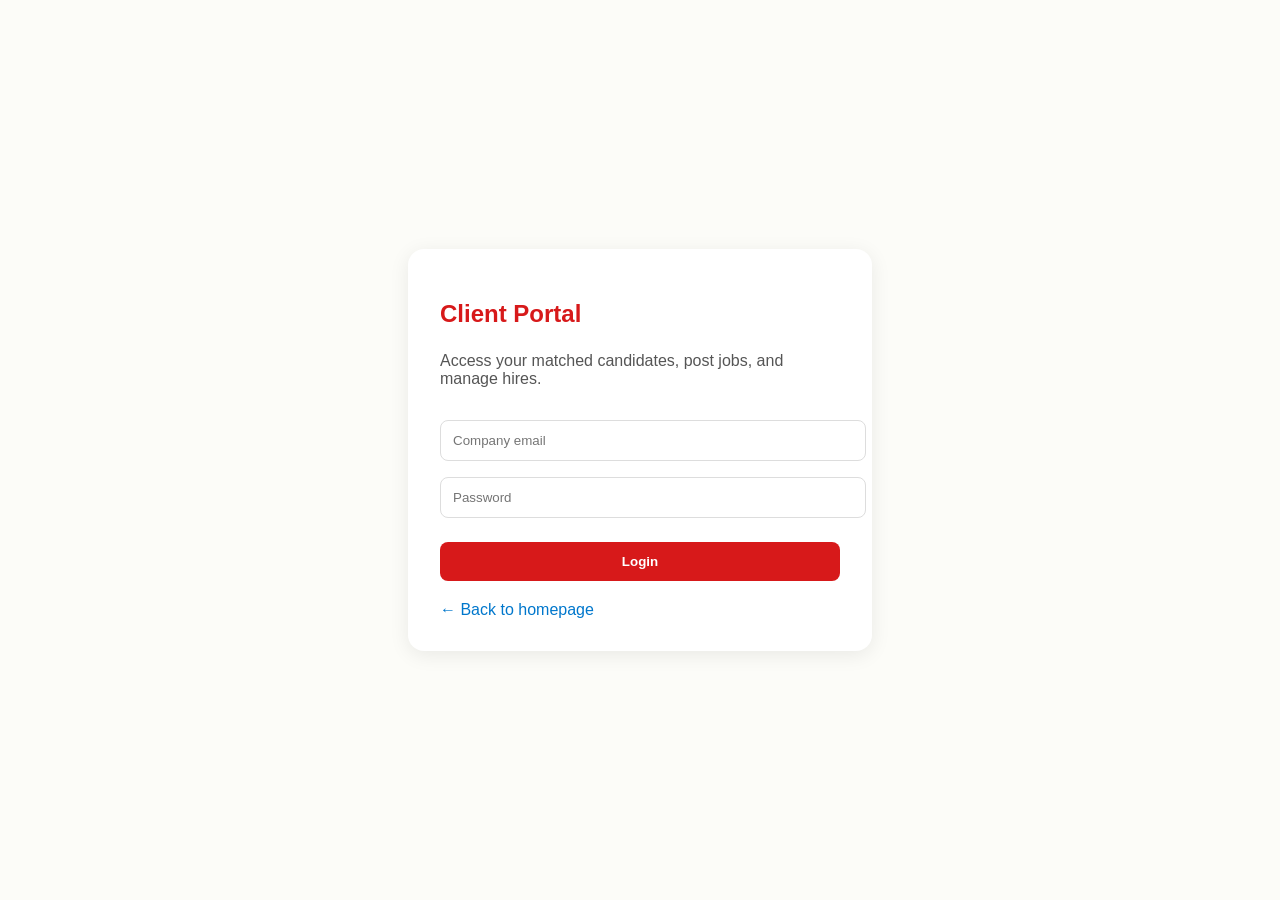
<file: client-login.html>
<!DOCTYPE html>
<html>
<head>
  <meta charset="utf-8">
  <title>Client Login – WeRecruit4You</title>
  <style>
    body { font-family: Inter, sans-serif; background: #fcfcf8; display: flex; justify-content: center; align-items: center; height: 100vh; margin: 0; }
    .card { background: white; padding: 32px; border-radius: 16px; box-shadow: 0 4px 20px rgba(0,0,0,0.08); width: 400px; max-width: 90%; }
    h2 { color: #d7191a; margin-bottom: 24px; }
    p { color: #555; margin-bottom: 24px; }
    input { width: 100%; padding: 12px; margin: 8px 0; border: 1px solid #ddd; border-radius: 8px; }
    button { width: 100%; padding: 12px; background: #d7191a; color: white; border: none; border-radius: 8px; font-weight: 600; margin-top: 16px; cursor: pointer; }
    .back { display: block; margin-top: 20px; color: #0077cc; text-decoration: none; }
  </style>
</head>
<body>
  <div class="card">
    <h2>Client Portal</h2>
    <p>Access your matched candidates, post jobs, and manage hires.</p>
    <input type="email" placeholder="Company email" />
    <input type="password" placeholder="Password" />
    <button>Login</button>
    <a href="index.html" class="back">← Back to homepage</a>
  </div>
</body>
</html>
</file>
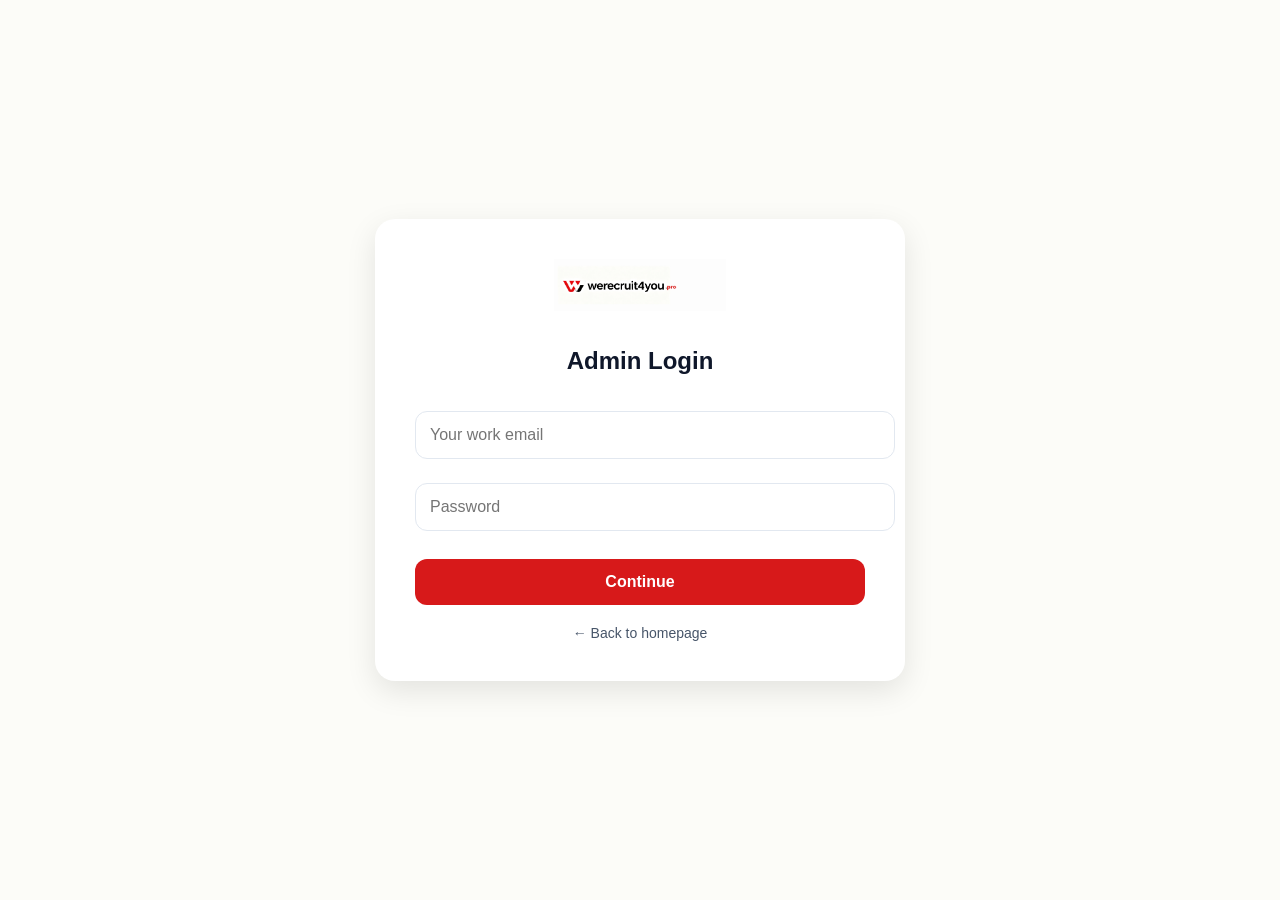
<file: admin/job.html>
<!DOCTYPE html>
<html lang="en">
<head>
  <meta charset="UTF-8" />
  <meta name="viewport" content="width=device-width, initial-scale=1.0"/>
  <meta http-equiv="Cache-Control" content="no-cache, no-store, must-revalidate">
  <meta http-equiv="Pragma" content="no-cache">
  <meta http-equiv="Expires" content="0">
  <title>Job Candidates | WeRecruit4You</title>
  <link rel="icon" href="../favicon.png" type="image/png">
  <style>
    * { margin: 0; padding: 0; box-sizing: border-box; }
    :root {
      --red: #e02424;
      --gray-100: #f8fafc;
      --gray-200: #e2e8f0;
      --gray-300: #cbd5e1;
      --gray-600: #475569;
      --gray-800: #0f172a;
      --white: #ffffff;
    }
    body {
      background: var(--gray-100);
      font-family: 'Inter', -apple-system, BlinkMacSystemFont, sans-serif;
      color: var(--gray-800);
      line-height: 1.5;
    }
    .container {
      max-width: 1000px;
      margin: 0 auto;
      padding: 32px 24px;
    }
    header {
      display: flex;
      justify-content: space-between;
      align-items: center;
      margin-bottom: 24px;
      flex-wrap: wrap;
      gap: 16px;
    }
    .logo {
      height: 52px;
    }
    .back-btn {
      display: inline-flex;
      align-items: center;
      gap: 8px;
      text-decoration: none;
      color: var(--red);
      font-weight: 600;
      font-size: 15px;
    }
    .back-btn:hover {
      text-decoration: underline;
    }
    .job-header {
      background: white;
      border-radius: 20px;
      padding: 28px;
      margin-bottom: 28px;
      box-shadow: 0 4px 16px rgba(0,0,0,0.05);
      border: 1px solid var(--gray-200);
      position: relative;
    }
    .job-title {
      font-size: 26px;
      font-weight: 800;
      margin-bottom: 12px;
      color: var(--gray-800);
    }
    .job-desc {
      color: var(--gray-600);
      line-height: 1.6;
      margin-bottom: 16px;
    }
    .stage-control {
      display: flex;
      align-items: center;
      gap: 12px;
      padding: 12px 0 0;
      border-top: 1px dashed var(--gray-200);
    }
    .stage-label {
      font-size: 14px;
      color: var(--gray-600);
    }
    select#stageSelect {
      padding: 8px 12px;
      border: 1px solid var(--gray-200);
      border-radius: 12px;
      font-size: 14px;
      background: white;
      min-width: 160px;
    }
    .search-bar {
      display: flex;
      gap: 12px;
      margin-bottom: 20px;
      flex-wrap: wrap;
      align-items: center;
    }
    .search-input {
      flex: 1;
      min-width: 200px;
      padding: 10px 16px;
      border: 1px solid var(--gray-200);
      border-radius: 12px;
      font-size: 15px;
      font-family: inherit;
    }
    .search-input:focus {
      outline: none;
      border-color: var(--red);
      box-shadow: 0 0 0 3px rgba(224, 36, 36, 0.1);
    }
    .filter-select {
      padding: 10px 16px;
      border: 1px solid var(--gray-200);
      border-radius: 12px;
      font-size: 15px;
      background: white;
      min-width: 150px;
    }
    .sort-select {
      padding: 10px 16px;
      border: 1px solid var(--gray-200);
      border-radius: 12px;
      font-size: 15px;
      background: white;
      min-width: 180px;
    }
    .section-title {
      font-size: 22px;
      font-weight: 700;
      margin: 32px 0 20px;
      color: var(--gray-800);
      display: flex;
      justify-content: space-between;
      align-items: center;
      flex-wrap: wrap;
      gap: 12px;
    }
    .add-candidate-btn {
      background: var(--red);
      color: white;
      border: none;
      border-radius: 12px;
      padding: 8px 16px;
      font-size: 14px;
      font-weight: 600;
      cursor: pointer;
    }
    .table-wrapper {
      overflow-x: auto;
      -webkit-overflow-scrolling: touch;
      border-radius: 16px;
      box-shadow: 0 4px 12px rgba(0,0,0,0.04);
    }
    table {
      width: 100%;
      border-collapse: collapse;
      background: white;
      border-radius: 16px;
      overflow: hidden;
    }
    th {
      background: #fafafa;
      padding: 16px 20px;
      text-align: left;
      font-weight: 600;
      color: var(--gray-600);
      border-bottom: 1px solid var(--gray-200);
      white-space: nowrap;
    }
    td {
      padding: 16px 20px;
      border-bottom: 1px solid var(--gray-200);
      white-space: nowrap;
    }
    tr:last-child td {
      border-bottom: none;
    }
    tr:hover {
      background: #fcfcfd;
    }
    .status-badge {
      display: inline-block;
      padding: 4px 12px;
      border-radius: 20px;
      font-size: 13px;
      font-weight: 600;
    }
    .status-new { background: #eef7ff; color: #1d78ff; }
    .status-reviewed { background: #fff8e6; color: #d97706; }
    .status-interview { background: #ffebee; color: #c2185b; }
    .status-offer { background: #ecfdf5; color: #0d9488; }
    .status-hired { background: #dcfce7; color: #166534; }
    .status-rejected { background: #f1f5f9; color: #64748b; }
    .candidate-meta {
      font-size: 13px;
      color: var(--gray-600);
      margin-top: 4px;
    }
    .candidate-actions {
      display: flex;
      gap: 8px;
    }
    .candidate-btn {
      padding: 4px 10px;
      border-radius: 8px;
      font-size: 12px;
      font-weight: 600;
      cursor: pointer;
      border: none;
    }
    .btn-edit-cand { background: #fff8e6; color: #d97706; }
    .btn-delete-cand { background: #fee2e2; color: #dc2626; }
    .no-results {
      text-align: center;
      padding: 40px;
      color: var(--gray-600);
      font-size: 15px;
    }
    .modal-overlay {
      display: none;
      position: fixed;
      top: 0; left: 0; right: 0; bottom: 0;
      background: rgba(0,0,0,0.5);
      z-index: 100;
      align-items: center;
      justify-content: center;
    }
    .modal-overlay.show { display: flex; }
    .modal {
      background: white;
      border-radius: 20px;
      padding: 32px;
      width: 90%;
      max-width: 400px;
      box-shadow: 0 20px 60px rgba(0,0,0,0.2);
    }
    .modal-header {
      display: flex;
      justify-content: space-between;
      align-items: center;
      margin-bottom: 24px;
    }
    .modal-title {
      font-size: 22px;
      font-weight: 800;
    }
    .modal-close {
      background: none;
      border: none;
      font-size: 24px;
      cursor: pointer;
      color: var(--gray-600);
    }
    .modal-body {
      color: var(--gray-600);
      margin-bottom: 24px;
      line-height: 1.6;
    }
    .modal-actions {
      display: flex;
      gap: 12px;
    }
    .btn-danger {
      padding: 12px 24px;
      background: #dc2626;
      color: white;
      border: none;
      border-radius: 12px;
      font-weight: 600;
      cursor: pointer;
      flex: 1;
    }
    .btn-secondary {
      padding: 12px 24px;
      background: var(--gray-200);
      color: var(--gray-800);
      border: none;
      border-radius: 12px;
      font-weight: 600;
      cursor: pointer;
      flex: 1;
    }

    @media (max-width: 768px) {
      .container { padding: 16px; }
      .job-header { padding: 20px; }
      .job-title { font-size: 20px; }
      .search-bar { flex-direction: column; align-items: stretch; }
      .search-input, .filter-select, .sort-select { width: 100%; min-width: unset; }
      .section-title { flex-direction: column; align-items: flex-start; }
      th, td { padding: 12px 16px; font-size: 14px; }
      .candidate-actions { flex-wrap: nowrap; }
    }
  </style>
</head>
<body>
  <div class="container">
    <header>
      <a href="index.html" class="back-btn" id="back-link">← Back to Pipeline Board</a>
      <img src="../logo-werecruit4you.png" alt="WeRecruit4You" class="logo" />
    </header>

    <div class="job-header">
      <div class="job-title" id="job-title">Loading job...</div>
      <div class="job-desc" id="job-desc">—</div>
      <div class="stage-control">
        <span class="stage-label">Job Stage:</span>
        <select id="stageSelect" onchange="updateJobStage()">
          <option value="planning">📌 Planning</option>
          <option value="hiring">🔍 Hiring</option>
          <option value="offer">💼 Offer</option>
          <option value="closed">✅ Closed</option>
        </select>
      </div>
    </div>

    <div class="search-bar">
      <input type="text" class="search-input" id="searchInput" placeholder="Search by name, nationality, or location..." oninput="filterAndSortCandidates()">
      <select class="filter-select" id="statusFilter" onchange="filterAndSortCandidates()">
        <option value="all">All Statuses</option>
        <option value="new">New</option>
        <option value="reviewed">Reviewed</option>
        <option value="interview">Interview</option>
        <option value="offer">Offer</option>
        <option value="hired">Hired</option>
        <option value="rejected">Rejected</option>
      </select>
      <select class="sort-select" id="sortSelect" onchange="filterAndSortCandidates()">
        <option value="score-desc">Match Score: High to Low</option>
        <option value="score-asc">Match Score: Low to High</option>
        <option value="name-asc">Name: A to Z</option>
        <option value="name-desc">Name: Z to A</option>
        <option value="newest">Newest First</option>
        <option value="oldest">Oldest First</option>
      </select>
    </div>

    <div class="section-title">
      Candidates
      <button class="add-candidate-btn" onclick="addNewCandidate()">+ Add Candidate</button>
    </div>
    
    <div class="table-wrapper">
      <table>
        <thead>
          <tr>
            <th>Name</th>
            <th>Match</th>
            <th>Status</th>
            <th>Location</th>
            <th>Actions</th>
          </tr>
        </thead>
        <tbody id="candidates-table">
          <!-- Candidates will be inserted here -->
        </tbody>
      </table>
    </div>
    <div id="no-results" class="no-results" style="display:none;">No candidates match your search.</div>
  </div>

  <div class="modal-overlay" id="deleteModal">
    <div class="modal">
      <div class="modal-header">
        <div class="modal-title">Delete Candidate</div>
        <button class="modal-close" onclick="closeDeleteModal()">×</button>
      </div>
      <div class="modal-body">
        Are you sure you want to delete <strong id="deleteCandidateName"></strong>?<br>
        This action cannot be undone.
      </div>
      <div class="modal-actions">
        <button class="btn-danger" onclick="confirmDeleteCandidate()">Delete</button>
        <button class="btn-secondary" onclick="closeDeleteModal()">Cancel</button>
      </div>
    </div>
  </div>

  <script>
    const API_URL = 'https://werecruit4you.pro/api';
    let currentJob = null;
    let jobId = null;
    let adminEmail = null;
    let allCandidates = [];
    let deletingCandidateId = null;

    function getUrlParams() {
      const params = new URLSearchParams(window.location.search);
      return {
        id: params.get('id'),
        email: params.get('email')
      };
    }

    function getAdminEmail() {
      const email = localStorage.getItem('wr4y_admin_email');
      if (!email || !localStorage.getItem('wr4y_admin_logged_in')) {
        window.location.href = 'login.html';
        return null;
      }
      return email.toLowerCase();
    }

    function getHeaders() {
      return {
        'Content-Type': 'application/json',
        'X-Admin-Email': adminEmail
      };
    }

    function getStatusClass(status) {
      return `status-${status}`;
    }

    function setupBackButton() {
      const lastView = sessionStorage.getItem('lastAdminView') || 'pipeline';
      const backLink = document.getElementById('back-link');
      if (lastView === 'ai') {
        backLink.textContent = '← Back to AI Assistant';
      } else {
        backLink.textContent = '← Back to Pipeline Board';
      }
    }

    async function loadJob() {
      const { id, email } = getUrlParams();
      jobId = id;
      adminEmail = email || getAdminEmail();
      
      if (!id || !adminEmail) {
        alert('Job ID or admin email missing');
        window.location.href = 'index.html';
        return;
      }

      try {
        const response = await fetch(`${API_URL}/jobs.php`, {
          headers: getHeaders()
        });
        const data = await response.json();
        const jobs = data.jobs || [];
        
        currentJob = jobs.find(j => j.id === id);
        if (!currentJob) {
          document.querySelector('.container').innerHTML = '<h2>Job not found</h2>';
          return;
        }

        document.getElementById('job-title').textContent = currentJob.title;
        document.getElementById('job-desc').textContent = currentJob.summary || currentJob.description;
        document.getElementById('stageSelect').value = currentJob.stage;

        allCandidates = currentJob.candidates || [];
        filterAndSortCandidates();
        setupBackButton();
      } catch (e) {
        console.error('Failed to load job:', e);
        document.querySelector('.container').innerHTML = '<h2>Error loading job</h2>';
      }
    }

    function filterAndSortCandidates() {
      const searchText = document.getElementById('searchInput').value.toLowerCase().trim();
      const statusFilter = document.getElementById('statusFilter').value;
      const sortValue = document.getElementById('sortSelect').value;

      let filtered = [...allCandidates];

      if (searchText) {
        filtered = filtered.filter(c => 
          (c.name && c.name.toLowerCase().includes(searchText)) ||
          (c.nationality && c.nationality.toLowerCase().includes(searchText)) ||
          (c.location && c.location.toLowerCase().includes(searchText)) ||
          (c.email && c.email.toLowerCase().includes(searchText))
        );
      }

      if (statusFilter !== 'all') {
        filtered = filtered.filter(c => c.status === statusFilter);
      }

      filtered.sort((a, b) => {
        switch (sortValue) {
          case 'score-desc':
            return (b.match_score || 0) - (a.match_score || 0);
          case 'score-asc':
            return (a.match_score || 0) - (b.match_score || 0);
          case 'name-asc':
            return (a.name || '').localeCompare(b.name || '');
          case 'name-desc':
            return (b.name || '').localeCompare(a.name || '');
          case 'newest':
            return new Date(b.created_at || 0) - new Date(a.created_at || 0);
          case 'oldest':
            return new Date(a.created_at || 0) - new Date(b.created_at || 0);
          default:
            return 0;
        }
      });

      renderCandidates(filtered);
    }

    function renderCandidates(candidates) {
      const tableBody = document.getElementById('candidates-table');
      const noResults = document.getElementById('no-results');
      tableBody.innerHTML = '';

      if (!candidates || candidates.length === 0) {
        tableBody.innerHTML = `<tr><td colspan="5" style="text-align:center; color:var(--gray-600);">No candidates yet</td></tr>`;
        noResults.style.display = 'none';
        return;
      }

      if (candidates.length === 0) {
        noResults.style.display = 'block';
        return;
      } else {
        noResults.style.display = 'none';
      }

      candidates.forEach(candidate => {
        const row = document.createElement('tr');
        row.innerHTML = `
          <td>
            <div>${candidate.name}</div>
            <div class="candidate-meta">${candidate.nationality || '—'} • ${candidate.email || '—'}</div>
          </td>
          <td>${candidate.match_score || candidate.matchScore || 0}%</td>
          <td><span class="status-badge ${getStatusClass(candidate.status || 'new')}">${(candidate.status || 'New').charAt(0).toUpperCase() + (candidate.status || 'new').slice(1)}</span></td>
          <td>${candidate.location || '—'}</td>
          <td>
            <div class="candidate-actions">
              <button class="candidate-btn btn-edit-cand" onclick="editCandidate('${candidate.id}')">Edit</button>
              <button class="candidate-btn btn-delete-cand" onclick="promptDeleteCandidate('${candidate.id}', '${candidate.name.replace(/'/g, "\\'")}')">Delete</button>
            </div>
          </td>
        `;
        tableBody.appendChild(row);
      });
    }

    async function updateJobStage() {
      const newStage = document.getElementById('stageSelect').value;
      if (!currentJob) return;

      try {
        const response = await fetch(`${API_URL}/jobs.php`, {
          method: 'PUT',
          headers: getHeaders(),
          body: JSON.stringify({ id: currentJob.id, stage: newStage })
        });
        const data = await response.json();
        if (data.success) {
          console.log(`Job stage updated to: ${newStage}`);
        }
      } catch (e) {
        console.error('Failed to update stage:', e);
      }
    }

    function editCandidate(candidateId) {
      sessionStorage.setItem('lastAdminView', sessionStorage.getItem('lastAdminView') || 'pipeline');
      window.location.href = `candidate.html?id=${candidateId}&jobId=${currentJob.id}&email=${encodeURIComponent(adminEmail)}`;
    }

    function promptDeleteCandidate(candidateId, candidateName) {
      deletingCandidateId = candidateId;
      document.getElementById('deleteCandidateName').textContent = candidateName;
      document.getElementById('deleteModal').classList.add('show');
    }

    async function confirmDeleteCandidate() {
      if (!deletingCandidateId) return;
      
      try {
        const response = await fetch(`${API_URL}/candidates.php`, {
          method: 'DELETE',
          headers: getHeaders(),
          body: JSON.stringify({ id: deletingCandidateId })
        });
        const data = await response.json();
        if (data.success) {
          closeDeleteModal();
          allCandidates = allCandidates.filter(c => c.id !== deletingCandidateId);
          filterAndSortCandidates();
        } else {
          alert('Error: ' + (data.error || 'Failed to delete candidate'));
        }
      } catch (e) {
        console.error('Failed to delete candidate:', e);
        alert('Failed to delete candidate. Check console.');
      }
      deletingCandidateId = null;
    }

    function closeDeleteModal() {
      document.getElementById('deleteModal').classList.remove('show');
      deletingCandidateId = null;
    }

    function addNewCandidate() {
      sessionStorage.setItem('lastAdminView', sessionStorage.getItem('lastAdminView') || 'pipeline');
      window.location.href = `candidate.html?jobId=${currentJob.id}&email=${encodeURIComponent(adminEmail)}&new=true`;
    }

    loadJob();
  </script>
</body>
</html>
</file>
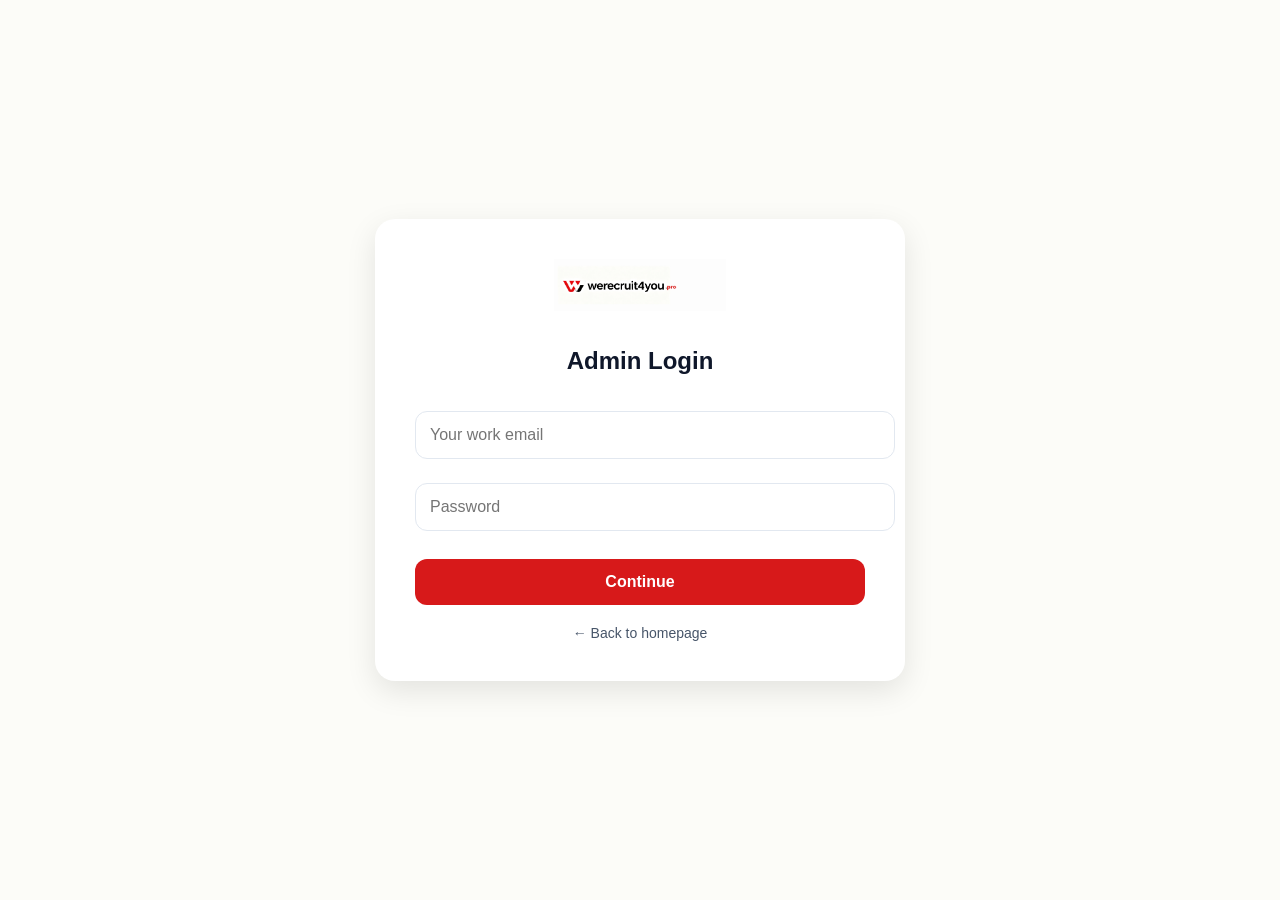
<file: admin/login.html>
<!DOCTYPE html>
<html lang="en">
<head>
  <meta charset="UTF-8" />
  <meta name="viewport" content="width=device-width, initial-scale=1.0"/>
  <title>Login | WeRecruit4You</title>
  <link rel="icon" href="../favicon.png" type="image/png">
  <style>
    body { font-family: Inter, sans-serif; background: #fcfcf8; display: flex; justify-content: center; align-items: center; min-height: 100vh; margin: 0; }
    .card { background: white; padding: 40px; border-radius: 20px; box-shadow: 0 10px 30px rgba(0,0,0,0.1); width: 100%; max-width: 450px; }
    .logo { text-align: center; margin-bottom: 32px; }
    .logo img { height: 52px; }
    input { width: 100%; padding: 14px; margin: 12px 0; border: 1px solid #e2e8f0; border-radius: 12px; font-size: 16px; }
    button { width: 100%; padding: 14px; background: #d7191a; color: white; border: none; border-radius: 12px; font-size: 16px; font-weight: 600; cursor: pointer; margin-top: 16px; }
    .error { color: #d7191a; margin-top: 12px; font-size: 14px; }
    .back-link { display: block; text-align: center; margin-top: 20px; color: #475569; text-decoration: none; font-size: 14px; }
    .back-link:hover { color: #d7191a; text-decoration: underline; }
  </style>
</head>
<body>
  <div class="card">
    <div class="logo">
      <img src="../logo-werecruit4you.png" alt="WeRecruit4You" />
    </div>
    <h2 style="text-align:center; margin-bottom: 24px; color: #0f172a;">Admin Login</h2>
    
    <input type="email" id="email" placeholder="Your work email" required />
    <input type="password" id="password" placeholder="Password" required />
    
    <button onclick="login()">Continue</button>
    
    <div class="error" id="error" style="display:none;"></div>
    
    <a href="../index.html" class="back-link">← Back to homepage</a>
  </div>

  <script>
    async function login() {
      const email = document.getElementById('email').value.trim().toLowerCase();
      const password = document.getElementById('password').value;
      const errorEl = document.getElementById('error');
      
      if (!email || !email.includes('@')) {
        showError('Please enter a valid email');
        return;
      }
      
      if (!password) {
        showError('Please enter your password');
        return;
      }

      try {
        const response = await fetch('https://werecruit4you.pro/api/auth.php', {
          method: 'POST',
          headers: { 'Content-Type': 'application/json' },
          body: JSON.stringify({ email, password })
        });
        
        const data = await response.json();
        
        if (response.ok && data.success) {
          localStorage.setItem('wr4y_admin_email', data.email);
          localStorage.setItem('wr4y_admin_logged_in', 'true');
          window.location.href = 'index.html';
        } else {
          showError(data.error || 'Access denied. Contact your admin.');
        }
      } catch (e) {
        showError('Login failed. Please try again.');
      }
    }

    function showError(message) {
      const errorEl = document.getElementById('error');
      errorEl.textContent = message;
      errorEl.style.display = 'block';
    }
  </script>
</body>
</html>
</file>
